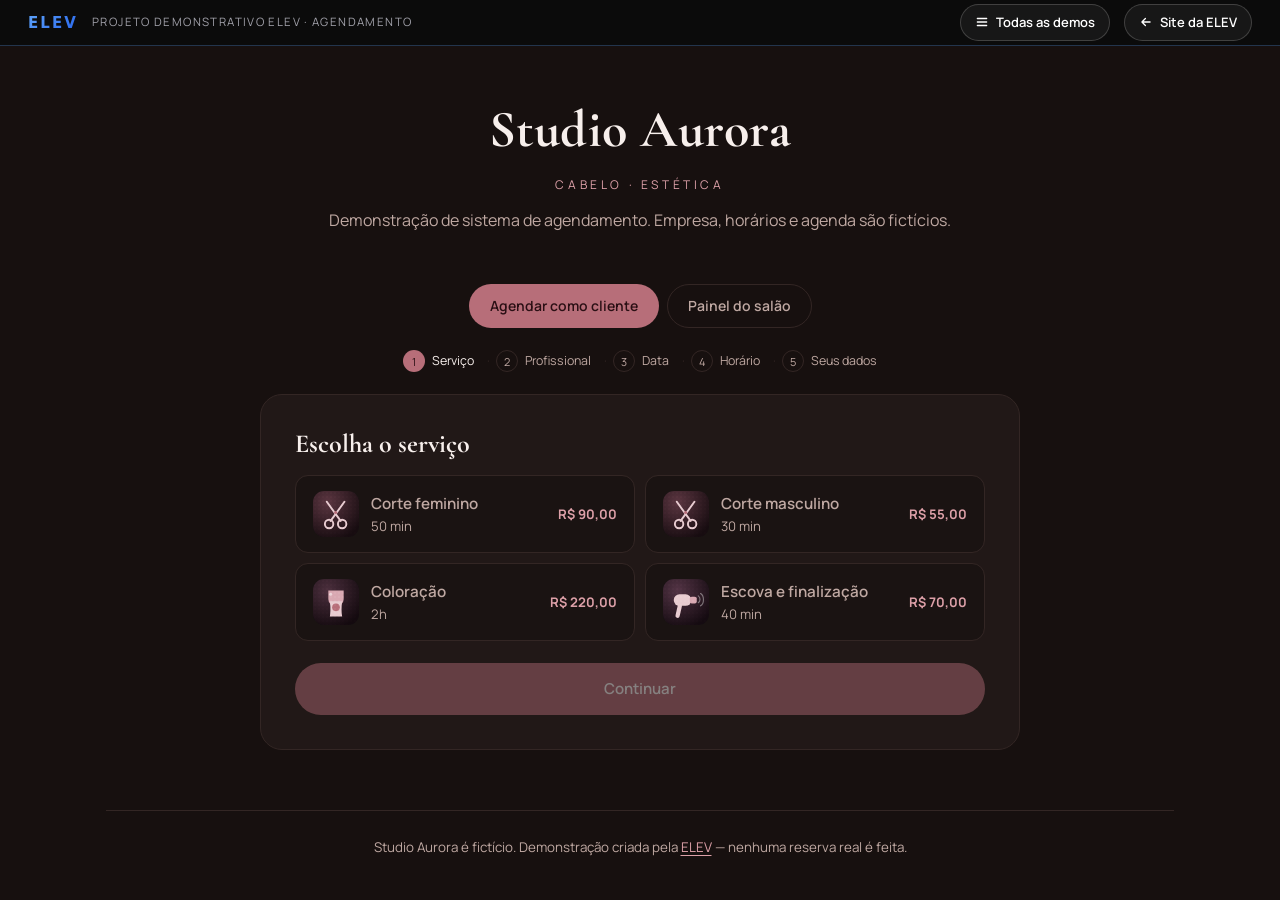
<file: site/demos/agendamento/index.html>
<!doctype html>
<html lang="pt-BR">
<head>
<meta charset="utf-8">
<meta name="viewport" content="width=device-width, initial-scale=1">
<title>Studio Aurora — demonstração de agendamento | ELEV</title>
<meta name="robots" content="noindex">
<meta name="theme-color" content="#17100F">
<link rel="preconnect" href="https://fonts.googleapis.com">
<link rel="preconnect" href="https://fonts.gstatic.com" crossorigin>
<link rel="stylesheet" href="https://fonts.googleapis.com/css2?family=Cormorant+Garamond:wght@600;700&family=Manrope:wght@400;500;600;700&display=swap">
<link rel="stylesheet" href="../../assets/demo.css">
<script src="../../assets/arte.js"></script>
<style>
:root{
  --d-bg:#17100F; --d-surface:#211817; --d-line:#332624;
  --d-ink:#F7EFEC; --d-ink-2:#BFA8A2;
  --d-accent:#B76E79; --d-accent-2:#DDA0A8;
  --d-display:"Cormorant Garamond", Georgia, serif;
}
.topo{ padding: 42px 0 24px; text-align: center; }
.topo .nome{ font-family: var(--d-display); font-size: clamp(34px,6vw,52px); font-weight: 700; letter-spacing: .01em; }
.topo .sub{ font-size: 12px; letter-spacing: .3em; text-transform: uppercase; color: var(--d-accent-2); margin-top: 4px; }
.topo p{ color: var(--d-ink-2); margin-top: 14px; }
.abas{ display: flex; gap: 8px; justify-content: center; margin: 26px 0 22px; }
.aba{ padding: 10px 20px; border-radius: 999px; border: 1px solid var(--d-line); background: transparent;
  color: var(--d-ink-2); cursor: pointer; font-size: 14px; font-weight: 600; transition: all .25s var(--d-t); }
.aba[aria-selected="true"]{ background: var(--d-accent); color: #2A0F14; border-color: transparent; }
.passos{ display: flex; gap: 6px; justify-content: center; margin-bottom: 22px; flex-wrap: wrap; }
.p-item{ display: flex; align-items: center; gap: 7px; font-size: 12.4px; color: var(--d-ink-2); }
.p-item i{ width: 22px; height: 22px; border-radius: 50%; display: grid; place-items: center; font-style: normal;
  border: 1px solid var(--d-line); font-size: 11px; }
.p-item[data-on="true"]{ color: var(--d-ink); }
.p-item[data-on="true"] i{ background: var(--d-accent); color: #2A0F14; border-color: transparent; }
.p-item::after{ content: "·"; margin-left: 6px; color: var(--d-line); }
.p-item:last-child::after{ display: none; }
.caixa{ max-width: 760px; margin-inline: auto; padding: clamp(22px,4vw,34px); }
.grade-op{ display: grid; grid-template-columns: repeat(2,1fr); gap: 10px; }
@media (max-width: 620px){ .grade-op{ grid-template-columns: 1fr; } }
.op{
  text-align: left; padding: 15px 17px; border-radius: 13px; cursor: pointer;
  border: 1px solid var(--d-line); background: rgba(0,0,0,.2); color: var(--d-ink);
  transition: all .25s var(--d-t); display: flex; justify-content: space-between; gap: 12px; align-items: center;
}
.op:hover{ border-color: var(--d-accent); transform: translateY(-2px); }
.op[aria-pressed="true"]{ border-color: var(--d-accent); background: rgba(183,110,121,.16); }
.op .mini-arte{ width: 46px; height: 46px; border-radius: 11px; overflow: hidden; flex: none; }
.op .txt-op{ flex: 1; min-width: 0; }
.op b{ font-weight: 600; font-size: 15.2px; display: block; }
.op span{ color: var(--d-ink-2); font-size: 13.2px; }
.op .preco{ font-weight: 700; color: var(--d-accent-2); white-space: nowrap; }
.dias{ display: flex; gap: 8px; overflow-x: auto; padding-bottom: 6px; }
.dia{ flex: none; width: 66px; padding: 12px 8px; border-radius: 12px; cursor: pointer; text-align: center;
  border: 1px solid var(--d-line); background: rgba(0,0,0,.2); color: var(--d-ink); transition: all .25s var(--d-t); }
.dia:hover{ border-color: var(--d-accent); }
.dia[aria-pressed="true"]{ background: var(--d-accent); color: #2A0F14; border-color: transparent; }
.dia small{ display: block; font-size: 11px; opacity: .75; text-transform: uppercase; letter-spacing: .08em; }
.dia b{ font-family: var(--d-display); font-size: 21px; font-weight: 700; }
.horas{ display: grid; grid-template-columns: repeat(auto-fill, minmax(84px,1fr)); gap: 8px; margin-top: 16px; }
.hora{ padding: 11px; border-radius: 10px; cursor: pointer; font-size: 14.4px; font-weight: 600;
  border: 1px solid var(--d-line); background: rgba(0,0,0,.2); color: var(--d-ink); transition: all .2s var(--d-t); }
.hora:hover:not(:disabled){ border-color: var(--d-accent); }
.hora[aria-pressed="true"]{ background: var(--d-accent); color: #2A0F14; border-color: transparent; }
.hora:disabled{ opacity: .3; cursor: not-allowed; text-decoration: line-through; }
.navega{ display: flex; gap: 10px; margin-top: 22px; }
.navega .d-btn{ flex: 1; }
.resumo-ag{ padding: 16px; border-radius: 13px; border: 1px dashed var(--d-line); background: rgba(0,0,0,.24); margin-bottom: 18px; }
.resumo-ag div{ display: flex; justify-content: space-between; gap: 12px; padding: 5px 0; font-size: 14.2px; }
.resumo-ag span{ color: var(--d-ink-2); }
.confirmado{ text-align: center; padding: 20px 0; }
.confirmado .ok{ width: 66px; height: 66px; border-radius: 50%; margin: 0 auto 16px; display: grid; place-items: center;
  background: rgba(183,110,121,.18); color: var(--d-accent-2); border: 1px solid var(--d-accent); }
.confirmado .ok svg{ width: 30px; height: 30px; }
.confirmado h2{ font-family: var(--d-display); font-size: 30px; }
.admin{ max-width: 960px; margin-inline: auto; }
.admin-cartoes{ display: grid; grid-template-columns: repeat(4,1fr); gap: 10px; margin-bottom: 16px; }
@media (max-width: 760px){ .admin-cartoes{ grid-template-columns: repeat(2,1fr); } }
.cartao{ padding: 16px; border-radius: 13px; border: 1px solid var(--d-line); background: var(--d-surface); }
.cartao b{ font-family: var(--d-display); font-size: 28px; display: block; }
.cartao span{ font-size: 12.4px; color: var(--d-ink-2); }
.tabela{ width: 100%; border-collapse: collapse; font-size: 14.2px; }
.tabela th{ text-align: left; font-size: 11px; letter-spacing: .1em; text-transform: uppercase;
  color: var(--d-ink-2); padding: 10px 12px; border-bottom: 1px solid var(--d-line); font-weight: 600; }
.tabela td{ padding: 12px; border-bottom: 1px solid var(--d-line); }
.tabela tr:last-child td{ border-bottom: 0; }
.tabela tr[data-cancelado="true"] td{ opacity: .42; text-decoration: line-through; }
.acao-linha{ background: none; border: 1px solid var(--d-line); color: var(--d-ink-2); cursor: pointer;
  border-radius: 8px; padding: 5px 11px; font-size: 12.4px; transition: all .2s var(--d-t); }
.acao-linha:hover{ border-color: #F87171; color: #FCA5A5; }
.acao-linha:disabled{ opacity: .35; cursor: not-allowed; }
.filtro-prof{ display: flex; gap: 8px; margin-bottom: 14px; flex-wrap: wrap; }
.fp{ padding: 8px 15px; border-radius: 999px; border: 1px solid var(--d-line); background: transparent;
  color: var(--d-ink-2); cursor: pointer; font-size: 13.4px; transition: all .22s var(--d-t); }
.fp[aria-pressed="true"]{ background: var(--d-accent); color: #2A0F14; border-color: transparent; font-weight: 600; }
.st{ padding: 4px 11px; border-radius: 999px; font-size: 12px; font-weight: 600; white-space: nowrap; }
.st[data-s="confirmado"]{ background: rgba(52,211,153,.14); color: #6EE7B7; }
.st[data-s="aguardando"]{ background: rgba(234,179,8,.14); color: #FCD34D; }
.st[data-s="concluído"]{ background: rgba(148,163,184,.14); color: #CBD5E1; }
.rolagem{ overflow-x: auto; }
</style>
</head>
<body>

<main class="d-wrap">
  <header class="topo">
    <div class="nome">Studio Aurora</div>
    <div class="sub">cabelo · estética</div>
    <p>Demonstração de sistema de agendamento. Empresa, horários e agenda são fictícios.</p>
  </header>

  <div class="abas" role="tablist">
    <button class="aba" role="tab" aria-selected="true" data-aba="cliente">Agendar como cliente</button>
    <button class="aba" role="tab" aria-selected="false" data-aba="admin">Painel do salão</button>
  </div>

  <section id="painel-cliente">
    <div class="passos" id="passos"></div>
    <div class="d-card caixa" id="caixa"></div>
  </section>

  <section id="painel-admin" class="admin" hidden>
    <div class="admin-cartoes">
      <div class="cartao"><b id="kpiHoje">6</b><span>agendamentos hoje</span></div>
      <div class="cartao"><b id="kpiLivres">5</b><span>horários livres</span></div>
      <div class="cartao"><b>4</b><span>serviços ativos</span></div>
      <div class="cartao"><b>3</b><span>profissionais</span></div>
    </div>
    <div class="filtro-prof" id="filtroProf"></div>
    <div class="d-card" style="padding:0">
      <div class="rolagem">
        <table class="tabela">
          <thead><tr><th>Horário</th><th>Cliente</th><th>Serviço</th><th>Profissional</th><th>Status</th><th></th></tr></thead>
          <tbody id="corpoTabela"></tbody>
        </table>
      </div>
    </div>
    <p style="color:var(--d-ink-2);font-size:13px;margin-top:14px">Painel demonstrativo. Os dados são fictícios e ficam apenas nesta página.</p>
  </section>

  <p class="d-rodape">Studio Aurora é fictício. Demonstração criada pela <a href="../../index.html">ELEV</a> — nenhuma reserva real é feita.</p>
</main>

<script src="../../assets/demo.js" data-demo="Agendamento"></script>
<script>
(function () {
  "use strict";
  const SERVICOS = [
    { n:"Corte feminino", d:"50 min", p:90, arte:"tesoura" },
    { n:"Corte masculino", d:"30 min", p:55, arte:"tesoura" },
    { n:"Coloração", d:"2h", p:220, arte:"corTintura" },
    { n:"Escova e finalização", d:"40 min", p:70, arte:"secador" }
  ];
  const PROFISSIONAIS = [
    { n:"Marina", d:"cortes e coloração", arte:"corTintura" },
    { n:"Rafael", d:"cortes e barba", arte:"tesoura" },
    { n:"Júlia", d:"escova e tratamentos", arte:"escova" }
  ];
  const HORAS = ["09:00","10:00","11:00","13:00","14:00","15:00","16:00","17:00"];
  const OCUPADOS = { 0:["10:00","14:00"], 1:["09:00"], 2:["15:00","16:00"], 3:[], 4:["11:00","13:00","17:00"], 5:["09:00","10:00"] };
  const AGENDA = [
    { h:"09:00", c:"Beatriz A.", s:"Escova e finalização", p:"Júlia", st:"concluído" },
    { h:"10:00", c:"Carlos M.", s:"Corte masculino", p:"Rafael", st:"concluído" },
    { h:"11:00", c:"Helena R.", s:"Coloração", p:"Marina", st:"confirmado" },
    { h:"13:00", c:"Diego S.", s:"Corte masculino", p:"Rafael", st:"confirmado" },
    { h:"15:00", c:"Paula T.", s:"Corte feminino", p:"Marina", st:"aguardando" },
    { h:"16:00", c:"Renata L.", s:"Escova e finalização", p:"Júlia", st:"confirmado" }
  ];

  const E = { servico:null, prof:null, dia:null, hora:null, nome:"", tel:"" };
  const ROTULOS = ["Serviço","Profissional","Data","Horário","Seus dados"];
  let passo = 0;

  const caixa = document.getElementById("caixa");
  const passos = document.getElementById("passos");

  function datas() {
    const hoje = new Date();
    return Array.from({ length: 6 }, function (_, i) {
      const dt = new Date(hoje);
      dt.setDate(hoje.getDate() + i + 1);
      return { i: i, dia: dt.getDate(), semana: dt.toLocaleDateString("pt-BR", { weekday: "short" }).replace(".", ""),
               texto: dt.toLocaleDateString("pt-BR", { day: "2-digit", month: "2-digit" }) };
    });
  }
  const DATAS = datas();

  function desenhaPassos() {
    passos.innerHTML = ROTULOS.map(function (r, i) {
      return '<span class="p-item" data-on="' + (i <= passo) + '"><i>' + (i + 1) + "</i>" + r + "</span>";
    }).join("");
  }

  function botoesNav(voltar, avancar, textoAvancar) {
    return '<div class="navega">' +
      (voltar ? '<button class="d-btn d-btn-linha" type="button" data-voltar>Voltar</button>' : "") +
      (avancar ? '<button class="d-btn d-btn-cheio" type="button" data-avancar disabled>' + (textoAvancar || "Continuar") + "</button>" : "") +
      "</div>";
  }

  function render() {
    desenhaPassos();
    if (passo === 0) {
      caixa.innerHTML = "<h2 style='font-family:var(--d-display);font-size:26px;margin-bottom:16px'>Escolha o serviço</h2>" +
        '<div class="grade-op">' + SERVICOS.map(function (s, i) {
          return '<button class="op" type="button" data-op="servico" data-i="' + i + '" aria-pressed="' + (E.servico === i) + '">' +
            '<span class="mini-arte slot-arte">' + ElevArte.desenhar(s.arte) + "</span>" +
            "<span class='txt-op'><b>" + s.n + "</b><span>" + s.d + "</span></span><span class='preco'>" + elevMoeda(s.p) + "</span></button>";
        }).join("") + "</div>" + botoesNav(false, true);
    } else if (passo === 1) {
      caixa.innerHTML = "<h2 style='font-family:var(--d-display);font-size:26px;margin-bottom:16px'>Com quem você prefere?</h2>" +
        '<div class="grade-op">' + PROFISSIONAIS.map(function (p, i) {
          return '<button class="op" type="button" data-op="prof" data-i="' + i + '" aria-pressed="' + (E.prof === i) + '">' +
            '<span class="mini-arte slot-arte">' + ElevArte.desenhar(p.arte) + "</span>" +
            "<span class='txt-op'><b>" + p.n + "</b><span>" + p.d + "</span></span></button>";
        }).join("") + "</div>" + botoesNav(true, true);
    } else if (passo === 2) {
      caixa.innerHTML = "<h2 style='font-family:var(--d-display);font-size:26px;margin-bottom:16px'>Escolha o dia</h2>" +
        '<div class="dias">' + DATAS.map(function (d) {
          return '<button class="dia" type="button" data-op="dia" data-i="' + d.i + '" aria-pressed="' + (E.dia === d.i) + '">' +
            "<small>" + d.semana + "</small><b>" + d.dia + "</b></button>";
        }).join("") + "</div>" + botoesNav(true, true);
    } else if (passo === 3) {
      const ocupados = OCUPADOS[E.dia] || [];
      caixa.innerHTML = "<h2 style='font-family:var(--d-display);font-size:26px;margin-bottom:6px'>Horários de " +
        DATAS[E.dia].texto + "</h2><p style='color:var(--d-ink-2);font-size:14px'>Riscados já estão ocupados.</p>" +
        '<div class="horas">' + HORAS.map(function (h) {
          const ocupado = ocupados.indexOf(h) > -1;
          return '<button class="hora" type="button" data-op="hora" data-v="' + h + '" aria-pressed="' + (E.hora === h) + '"' +
                 (ocupado ? " disabled" : "") + ">" + h + "</button>";
        }).join("") + "</div>" + botoesNav(true, true);
    } else if (passo === 4) {
      const s = SERVICOS[E.servico];
      caixa.innerHTML = "<h2 style='font-family:var(--d-display);font-size:26px;margin-bottom:16px'>Confirme seus dados</h2>" +
        '<div class="resumo-ag">' +
          "<div><span>Serviço</span><b>" + s.n + "</b></div>" +
          "<div><span>Profissional</span><b>" + PROFISSIONAIS[E.prof].n + "</b></div>" +
          "<div><span>Quando</span><b>" + DATAS[E.dia].texto + " às " + E.hora + "</b></div>" +
          "<div><span>Valor</span><b>" + elevMoeda(s.p) + "</b></div>" +
        "</div>" +
        '<div class="d-campo" style="margin-bottom:12px"><label for="an">Nome</label><input id="an" value="' + E.nome + '" placeholder="Seu nome"></div>' +
        '<div class="d-campo"><label for="at">Telefone</label><input id="at" value="' + E.tel + '" placeholder="(19) 99999-0000"></div>' +
        botoesNav(true, true, "Confirmar agendamento");
      const an = document.getElementById("an"), at = document.getElementById("at");
      const checar = function () {
        E.nome = an.value.trim(); E.tel = at.value.trim();
        caixa.querySelector("[data-avancar]").disabled = !(E.nome && E.tel);
      };
      an.addEventListener("input", checar); at.addEventListener("input", checar);
      checar();
      return;
    } else {
      const s = SERVICOS[E.servico];
      caixa.innerHTML = '<div class="confirmado">' +
        '<div class="ok"><svg viewBox="0 0 24 24" fill="none" stroke="currentColor" stroke-width="2.2" stroke-linecap="round" stroke-linejoin="round"><path d="M5 12.5l4.5 4.5L19 7.5"/></svg></div>' +
        "<h2>Agendamento confirmado!</h2>" +
        "<p style='color:var(--d-ink-2);margin-top:10px'>" + E.nome + ", seu horário de <b>" + s.n +
          "</b> com <b>" + PROFISSIONAIS[E.prof].n + "</b> ficou para <b>" + DATAS[E.dia].texto + " às " + E.hora + "</b>.</p>" +
        "<p style='color:var(--d-ink-2);font-size:13px;margin-top:14px'>No sistema real, o cliente receberia a confirmação e um lembrete. Aqui nada é enviado.</p>" +
        '<div class="navega" style="max-width:340px;margin:22px auto 0"><button class="d-btn d-btn-linha" type="button" data-reiniciar>Fazer outro agendamento</button></div>' +
        "</div>";
      AGENDA.push({ h: E.hora, c: E.nome, s: s.n, p: PROFISSIONAIS[E.prof].n, st: "aguardando" });
      AGENDA.sort(function (a, b) { return a.h.localeCompare(b.h); });
      desenhaAgenda();
      return;
    }
    atualizaAvancar();
  }

  function atualizaAvancar() {
    const b = caixa.querySelector("[data-avancar]");
    if (!b) return;
    const pronto = [E.servico !== null, E.prof !== null, E.dia !== null, E.hora !== null][passo];
    b.disabled = !pronto;
  }

  caixa.addEventListener("click", function (e) {
    const op = e.target.closest("[data-op]");
    if (op) {
      const tipo = op.dataset.op;
      if (tipo === "hora") E.hora = op.dataset.v; else E[tipo] = Number(op.dataset.i);
      caixa.querySelectorAll("[data-op='" + tipo + "']").forEach(function (o) { o.setAttribute("aria-pressed", String(o === op)); });
      atualizaAvancar();
      return;
    }
    if (e.target.closest("[data-avancar]")) { passo++; render(); }
    if (e.target.closest("[data-voltar]")) { passo--; render(); }
    if (e.target.closest("[data-reiniciar]")) {
      E.servico = E.prof = E.dia = E.hora = null; E.nome = E.tel = ""; passo = 0; render();
    }
  });

  let filtroProf = "Todos";
  function desenhaAgenda() {
    document.getElementById("corpoTabela").innerHTML = AGENDA
      .filter(function (a) { return filtroProf === "Todos" || a.p === filtroProf; })
      .map(function (a, i) {
        const idx = AGENDA.indexOf(a);
        const cancelado = a.st === "cancelado";
        return '<tr data-cancelado="' + cancelado + '"><td>' + a.h + "</td><td>" + a.c + "</td><td>" + a.s +
          "</td><td>" + a.p + "</td><td><span class='st' data-s='" + a.st + "'>" + a.st + "</span></td>" +
          "<td><button class='acao-linha' type='button' data-cancelar='" + idx + "'" +
          (cancelado || a.st === "concluído" ? " disabled" : "") + ">Cancelar</button></td></tr>";
      }).join("");
    const ativos = AGENDA.filter(function (a) { return a.st !== "cancelado"; }).length;
    document.getElementById("kpiHoje").textContent = String(ativos);
    document.getElementById("kpiLivres").textContent = String(HORAS.length - ativos > 0 ? HORAS.length - ativos : 0);
  }

  document.getElementById("filtroProf").innerHTML =
    ["Todos"].concat(PROFISSIONAIS.map(function (p) { return p.n; })).map(function (n) {
      return '<button class="fp" type="button" data-prof="' + n + '" aria-pressed="' + (n === "Todos") + '">' + n + "</button>";
    }).join("");
  document.getElementById("filtroProf").addEventListener("click", function (e) {
    const b = e.target.closest("[data-prof]");
    if (!b) return;
    filtroProf = b.dataset.prof;
    document.querySelectorAll("[data-prof]").forEach(function (o) { o.setAttribute("aria-pressed", String(o === b)); });
    desenhaAgenda();
  });
  document.getElementById("corpoTabela").addEventListener("click", function (e) {
    const b = e.target.closest("[data-cancelar]");
    if (!b) return;
    AGENDA[Number(b.dataset.cancelar)].st = "cancelado";
    desenhaAgenda();
  });
  desenhaAgenda();

  document.querySelectorAll(".aba").forEach(function (b) {
    b.addEventListener("click", function () {
      document.querySelectorAll(".aba").forEach(function (o) { o.setAttribute("aria-selected", String(o === b)); });
      document.getElementById("painel-cliente").hidden = b.dataset.aba !== "cliente";
      document.getElementById("painel-admin").hidden = b.dataset.aba !== "admin";
    });
  });

  render();
})();
</script>
</body>
</html>
</file>
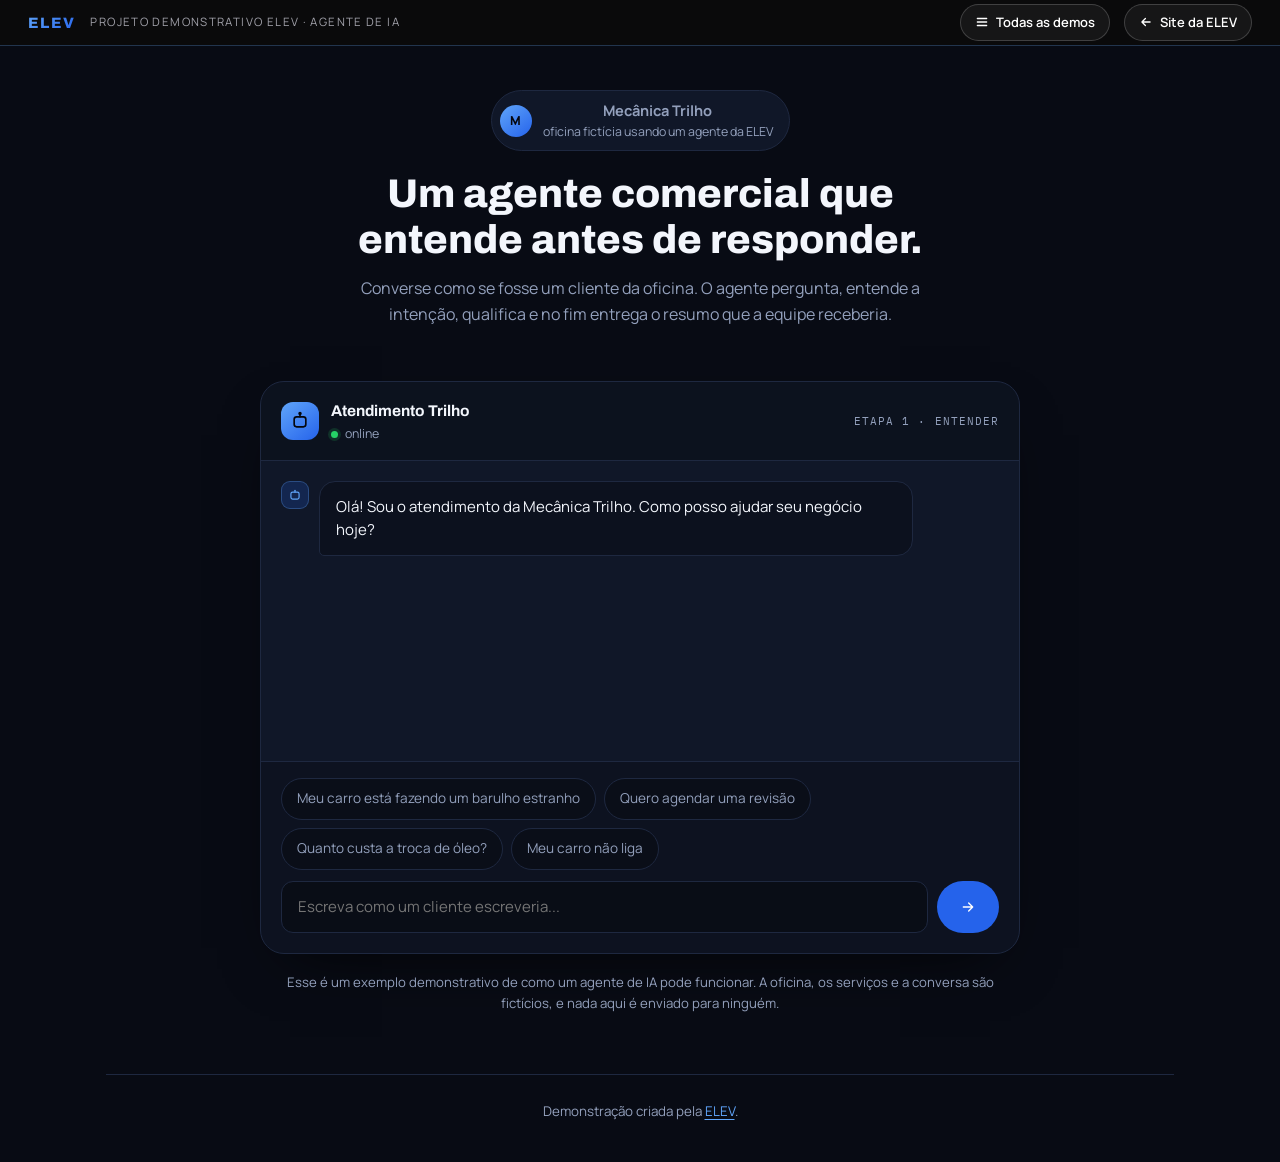
<file: site/demos/ai/index.html>
<!doctype html>
<html lang="pt-BR">
<head>
<meta charset="utf-8">
<meta name="viewport" content="width=device-width, initial-scale=1">
<title>Agente comercial com IA — demonstração | ELEV</title>
<meta name="robots" content="noindex">
<meta name="theme-color" content="#080B14">
<link rel="preconnect" href="https://fonts.googleapis.com">
<link rel="preconnect" href="https://fonts.gstatic.com" crossorigin>
<link rel="stylesheet" href="https://fonts.googleapis.com/css2?family=Archivo:wdth,wght@100..125,600..800&family=IBM+Plex+Mono:wght@500&family=Manrope:wght@400;500;600&display=swap">
<link rel="stylesheet" href="../../assets/demo.css">
<style>
:root{
  --d-bg:#080B14; --d-surface:#101728; --d-line:#1E2840;
  --d-ink:#F3F6FC; --d-ink-2:#93A0BC;
  --d-accent:#2563EB; --d-accent-2:#60A5FA;
}
.topo{ padding: 44px 0 28px; text-align: center; }
.topo h1{ font-size: clamp(27px, 4.4vw, 40px); font-weight: 800; }
.topo p{ color: var(--d-ink-2); margin-top: 13px; max-width: 56ch; margin-inline: auto; }
.empresa{
  display: inline-flex; align-items: center; gap: 11px; margin-bottom: 20px;
  padding: 8px 16px 8px 8px; border-radius: 999px; border: 1px solid var(--d-line); background: var(--d-surface);
}
.empresa .ic{ width: 32px; height: 32px; border-radius: 50%; display: grid; place-items: center;
  background: linear-gradient(140deg,#60A5FA,#2563EB); color: #05070E; font-weight: 800; }
.empresa b{ font-size: 14.6px; }
.empresa span{ font-size: 12.4px; color: var(--d-ink-2); display: block; }

.chat{
  max-width: 760px; margin: 26px auto 0; border: 1px solid var(--d-line);
  border-radius: 24px; background: var(--d-surface); overflow: hidden;
  box-shadow: 0 24px 60px -30px rgba(0,0,0,.9);
}
.chat-cab{ display: flex; align-items: center; gap: 12px; padding: 16px 20px; border-bottom: 1px solid var(--d-line); background: rgba(0,0,0,.24); }
.chat-cab .bot{ width: 38px; height: 38px; border-radius: 12px; display: grid; place-items: center;
  background: linear-gradient(140deg,#60A5FA,#2563EB); color: #05070E; }
.chat-cab .bot svg{ width: 20px; height: 20px; }
.chat-cab b{ font-family: Archivo, sans-serif; font-size: 15.5px; }
.chat-cab .st{ font-size: 12.4px; color: var(--d-ink-2); display: flex; align-items: center; gap: 7px; }
.chat-cab .st::before{ content:""; width:7px; height:7px; border-radius:50%; background:#25D366; box-shadow:0 0 0 3px rgba(37,211,102,.16); }
.chat-cab .fase{ margin-left: auto; font-family: "IBM Plex Mono", monospace; font-size: 10.5px;
  letter-spacing: .1em; text-transform: uppercase; color: var(--d-ink-2); text-align: right; }

.chat-corpo{ padding: 20px; display: grid; gap: 12px; align-content: start;
  min-height: 300px; max-height: 420px; overflow-y: auto; scroll-behavior: smooth; }
@media (max-width: 560px){ .chat-corpo{ max-height: 340px; } }
.msg{ display: flex; gap: 10px; max-width: 88%; }
.msg .b{ padding: 13px 16px; border-radius: 16px 16px 16px 5px; border: 1px solid var(--d-line);
  background: rgba(0,0,0,.26); font-size: 15px; line-height: 1.55; }
.msg .av{ width: 28px; height: 28px; flex: none; border-radius: 9px; display: grid; place-items: center;
  background: rgba(37,99,235,.2); border: 1px solid rgba(96,165,250,.3); color: var(--d-accent-2); }
.msg .av svg{ width: 14px; height: 14px; }
.msg.eu{ margin-left: auto; flex-direction: row-reverse; }
.msg.eu .b{ border-radius: 16px 16px 5px 16px; background: rgba(37,99,235,.2); border-color: rgba(96,165,250,.4); }
.msg.eu .av{ background: rgba(255,255,255,.06); border-color: var(--d-line); color: var(--d-ink-2); }
@media (prefers-reduced-motion: no-preference){ .msg{ animation: sobe .35s var(--d-t); } }
@keyframes sobe{ from{ opacity:0; transform: translateY(8px); } }
.digitando .b{ display: flex; gap: 5px; align-items: center; }
.digitando i{ width: 7px; height: 7px; border-radius: 50%; background: var(--d-accent-2); opacity: .4; }
@media (prefers-reduced-motion: no-preference){
  .digitando i{ animation: pulso 1.1s ease-in-out infinite; }
  .digitando i:nth-child(2){ animation-delay:.16s } .digitando i:nth-child(3){ animation-delay:.32s }
}
@keyframes pulso{ 0%,100%{opacity:.3;transform:translateY(0)} 50%{opacity:1;transform:translateY(-3px)} }

.chat-pe{ padding: 16px 20px 20px; border-top: 1px solid var(--d-line); background: rgba(0,0,0,.2); display: grid; gap: 11px; }
.sugestoes{ display: flex; flex-wrap: wrap; gap: 8px; }
.sug{ padding: 9px 15px; border-radius: 999px; border: 1px solid var(--d-line); background: rgba(0,0,0,.24);
  color: var(--d-ink-2); font-size: 13.6px; cursor: pointer; transition: all .22s var(--d-t); }
.sug:hover{ color: #fff; border-color: var(--d-accent-2); transform: translateY(-2px); }
.entrada{ display: flex; gap: 9px; }
.entrada input{ flex: 1; padding: 13px 16px; border-radius: 12px; border: 1px solid var(--d-line);
  background: rgba(0,0,0,.3); color: var(--d-ink); font-size: 15px; }
.entrada input:focus{ outline: none; border-color: var(--d-accent-2); box-shadow: 0 0 0 3px rgba(37,99,235,.24); }

.resumo{ margin: 4px 0 0; padding: 22px; border-radius: 18px; border: 1px solid rgba(96,165,250,.4);
  background: radial-gradient(120% 120% at 50% 0%, rgba(37,99,235,.2), transparent 60%), rgba(0,0,0,.3); }
.resumo .cab{ font-family: "IBM Plex Mono", monospace; font-size: 10.5px; letter-spacing: .16em;
  text-transform: uppercase; color: var(--d-accent-2); margin-bottom: 14px; }
.linha-res + .linha-res{ margin-top: 13px; padding-top: 13px; border-top: 1px solid var(--d-line); }
.linha-res .r{ font-family: "IBM Plex Mono", monospace; font-size: 10px; letter-spacing: .12em;
  text-transform: uppercase; color: var(--d-ink-2); }
.linha-res .v{ font-size: 15.4px; margin-top: 4px; }
.prio{ display: inline-flex; align-items: center; gap: 8px; padding: 5px 13px; border-radius: 999px;
  font-size: 13px; font-weight: 600; margin-top: 4px; }
.prio[data-n="alta"]{ background: rgba(226,84,44,.18); color: #F7A072; border: 1px solid rgba(226,84,44,.42); }
.prio[data-n="média"]{ background: rgba(234,179,8,.16); color: #FCD34D; border: 1px solid rgba(234,179,8,.36); }
.prio[data-n="baixa"]{ background: rgba(148,163,184,.14); color: #CBD5E1; border: 1px solid rgba(148,163,184,.3); }
.nota-demo{ max-width: 760px; margin: 18px auto 0; font-size: 13.2px; color: var(--d-ink-2); text-align: center; }
</style>
</head>
<body>

<main class="d-wrap">
  <header class="topo">
    <div class="empresa">
      <span class="ic">M</span>
      <span><b>Mecânica Trilho</b><span>oficina fictícia usando um agente da ELEV</span></span>
    </div>
    <h1>Um agente comercial que entende antes de responder.</h1>
    <p>Converse como se fosse um cliente da oficina. O agente pergunta, entende a intenção, qualifica e no fim entrega o resumo que a equipe receberia.</p>
  </header>

  <div class="chat">
    <div class="chat-cab">
      <span class="bot"><svg viewBox="0 0 24 24" fill="none" stroke="currentColor" stroke-width="2" stroke-linecap="round"><rect x="5" y="7" width="14" height="12" rx="3"/><path d="M12 7V3.8"/><circle cx="12" cy="3" r="1.1" fill="currentColor"/></svg></span>
      <div><b>Atendimento Trilho</b><div class="st" id="estado">online</div></div>
      <div class="fase" id="fase">Etapa 1 · entender</div>
    </div>
    <div class="chat-corpo" id="corpo" aria-live="polite"></div>
    <div class="chat-pe">
      <div class="sugestoes" id="sugestoes"></div>
      <form class="entrada" id="form">
        <input id="campo" type="text" placeholder="Escreva como um cliente escreveria..." autocomplete="off" aria-label="Sua mensagem">
        <button class="d-btn d-btn-cheio" type="submit" aria-label="Enviar">
          <svg viewBox="0 0 24 24" fill="none" stroke="currentColor" stroke-width="2" stroke-linecap="round" stroke-linejoin="round"><path d="M5 12h13M13 6l6 6-6 6"/></svg>
        </button>
      </form>
    </div>
  </div>

  <p class="nota-demo">Esse é um exemplo demonstrativo de como um agente de IA pode funcionar. A oficina, os serviços e a conversa são fictícios, e nada aqui é enviado para ninguém.</p>
  <p class="d-rodape">Demonstração criada pela <a href="../../index.html">ELEV</a>.</p>
</main>

<script src="../../assets/demo.js" data-demo="Agente de IA"></script>
<script>
(function () {
  "use strict";
  const corpo = document.getElementById("corpo");
  const sugestoes = document.getElementById("sugestoes");
  const campo = document.getElementById("campo");
  const estado = document.getElementById("estado");
  const fase = document.getElementById("fase");

  /* ---------- base de conhecimento da oficina ficticia ---------- */
  const INTENCOES = [
    { id:"revisao", nome:"Revisão periódica", prioridade:"média",
      termos:["revisão","revisao","revisar","manutenção","manutencao","óleo","oleo","troca de óleo","filtro"],
      pergunta:"Qual o modelo e o ano do carro? E quantos quilômetros ele tem hoje?",
      solucao:"Revisão completa com troca de óleo e filtros" },
    { id:"barulho", nome:"Ruído ou problema mecânico", prioridade:"alta",
      termos:["barulho","ruído","ruido","batendo","estranho","rangendo","freio","freios","suspensão","suspensao","embreagem"],
      pergunta:"O barulho aparece quando você freia, acelera ou passa em buraco?",
      solucao:"Diagnóstico presencial com avaliação de freios e suspensão" },
    { id:"eletrica", nome:"Parte elétrica", prioridade:"alta",
      termos:["não liga","nao liga","bateria","elétrica","eletrica","luz","painel","alternador","pane"],
      pergunta:"O carro chega a dar partida ou não acende nada no painel?",
      solucao:"Checagem elétrica com teste de bateria e alternador" },
    { id:"orcamento", nome:"Orçamento de serviço", prioridade:"média",
      termos:["preço","preco","quanto custa","orçamento","orcamento","valor","quanto fica"],
      pergunta:"Qual serviço você quer orçar, e qual o modelo do carro?",
      solucao:"Orçamento por escrito após avaliação" },
    { id:"horario", nome:"Agendamento", prioridade:"baixa",
      termos:["horário","horario","agendar","marcar","atendem","aberto","funciona","hora"],
      pergunta:"Você prefere de manhã ou à tarde? Atendemos de segunda a sábado.",
      solucao:"Agendamento de horário na oficina" },
    { id:"guincho", nome:"Carro parado / guincho", prioridade:"alta",
      termos:["guincho","parado","na rua","não anda","nao anda","quebrou","pane seca","rebocar"],
      pergunta:"Onde o carro está agora, e ele está em local seguro?",
      solucao:"Atendimento urgente com indicação de guincho" }
  ];

  const S = { intencao:null, respostas:[], nome:null, contato:null, etapa:0 };

  const svgBot = '<span class="av"><svg viewBox="0 0 24 24" fill="none" stroke="currentColor" stroke-width="2" stroke-linecap="round"><rect x="5" y="7" width="14" height="12" rx="3"/><path d="M12 7V3.8"/></svg></span>';
  const svgEu = '<span class="av"><svg viewBox="0 0 24 24" fill="none" stroke="currentColor" stroke-width="1.8" stroke-linecap="round"><circle cx="12" cy="8.5" r="3.4"/><path d="M5 19.5c.7-3 3.4-4.8 7-4.8s6.3 1.8 7 4.8"/></svg></span>';

  function bolha(texto, meu) {
    const el = document.createElement("div");
    el.className = "msg" + (meu ? " eu" : "");
    el.innerHTML = (meu ? svgEu : svgBot) + '<div class="b">' + texto + "</div>";
    corpo.appendChild(el);
    corpo.scrollTop = corpo.scrollHeight;
    return el;
  }
  function digitando() {
    const el = document.createElement("div");
    el.className = "msg digitando";
    el.innerHTML = svgBot + '<div class="b"><i></i><i></i><i></i></div>';
    corpo.appendChild(el);
    corpo.scrollTop = corpo.scrollHeight;
    estado.textContent = "digitando...";
    return el;
  }
  function responde(texto, depois) {
    const d = digitando();
    setTimeout(function () {
      d.remove();
      estado.textContent = "online";
      bolha(texto);
      if (depois) depois();
    }, 620);
  }
  function sugerir(lista) {
    sugestoes.innerHTML = lista.map(function (s) {
      return '<button class="sug" type="button">' + s + "</button>";
    }).join("");
  }

  /* ---------- interpretacao: casa o texto livre com as intencoes ---------- */
  function normalizar(t) {
    return t.toLowerCase().normalize("NFD").replace(/[̀-ͯ]/g, "");
  }
  function detectar(texto) {
    const t = normalizar(texto);
    let melhor = null, pontos = 0;
    INTENCOES.forEach(function (i) {
      let p = 0;
      i.termos.forEach(function (termo) { if (t.indexOf(normalizar(termo)) > -1) p += termo.split(" ").length; });
      if (p > pontos) { pontos = p; melhor = i; }
    });
    return pontos > 0 ? melhor : null;
  }
  function pegarContato(texto) {
    const tel = texto.match(/(\(?\d{2}\)?\s?)?\d{4,5}[-\s]?\d{4}/);
    const mail = texto.match(/[\w.+-]+@[\w-]+\.[\w.]+/);
    return (tel && tel[0]) || (mail && mail[0]) || null;
  }

  /* ---------- fluxo ---------- */
  function receber(texto) {
    bolha(texto, true);
    S.respostas.push(texto);
    campo.value = "";
    sugestoes.innerHTML = "";

    if (S.etapa === 0) {
      const intencao = detectar(texto);
      if (!intencao) {
        responde("Não consegui identificar direito. Você quer falar sobre <b>revisão</b>, um <b>barulho ou problema</b>, <b>parte elétrica</b>, <b>orçamento</b>, <b>agendar horário</b> ou <b>carro parado</b>?", function () {
          sugerir(["Meu carro está fazendo barulho", "Quero agendar uma revisão", "Quanto custa a troca de óleo?"]);
        });
        return;
      }
      S.intencao = intencao;
      S.etapa = 1;
      fase.textContent = "Etapa 2 · qualificar";
      responde("Entendi: <b>" + intencao.nome.toLowerCase() + "</b>. " + intencao.pergunta);
      return;
    }

    if (S.etapa === 1) {
      S.etapa = 2;
      fase.textContent = "Etapa 3 · contato";
      responde("Perfeito, anotei. Para a equipe te retornar, qual seu nome e um telefone ou e-mail?", function () {
        campo.placeholder = "Ex.: Ana, 19 99999-0000";
      });
      return;
    }

    if (S.etapa === 2) {
      S.contato = pegarContato(texto);
      S.nome = texto.split(/[,\-—]/)[0].replace(/\d/g, "").trim() || null;
      if (!S.contato) {
        responde("Consegue me passar também um telefone ou e-mail? É por onde a equipe vai te responder.");
        return;
      }
      S.etapa = 3;
      fase.textContent = "Etapa 4 · encaminhar";
      responde("Obrigado" + (S.nome ? ", " + S.nome : "") + "! Já tenho o que preciso. Vou passar para a equipe e alguém te responde no horário de atendimento.", finalizar);
    }
  }

  function finalizar() {
    const i = S.intencao;
    const urgente = i.prioridade === "alta";
    setTimeout(function () {
      estado.textContent = "encaminhado para atendimento humano";
      fase.textContent = "Concluído";
      const res = document.createElement("div");
      res.className = "resumo";
      res.innerHTML =
        '<div class="cab">Resumo do atendimento</div>' +
        '<div class="linha-res"><div class="r">Necessidade identificada</div><div class="v">' + i.nome + "</div></div>" +
        '<div class="linha-res"><div class="r">O que o cliente contou</div><div class="v">' +
          S.respostas.slice(0, 2).map(function (r) { return "“" + r + "”"; }).join(" · ") + "</div></div>" +
        '<div class="linha-res"><div class="r">Solução sugerida</div><div class="v">' + i.solucao + "</div></div>" +
        '<div class="linha-res"><div class="r">Contato</div><div class="v">' + (S.nome ? S.nome + " · " : "") + (S.contato || "não informado") + "</div></div>" +
        '<div class="linha-res"><div class="r">Prioridade</div><div><span class="prio" data-n="' + i.prioridade + '">' +
          (urgente ? "Alta — responder primeiro" : i.prioridade === "média" ? "Média" : "Baixa") + "</span></div></div>";
      corpo.appendChild(res);
      corpo.scrollTop = corpo.scrollHeight;

      sugerir([]);
      const acoes = document.createElement("div");
      acoes.className = "sugestoes";
      acoes.innerHTML = '<button class="sug" type="button" id="reiniciar">Recomeçar conversa</button>' +
                        '<button class="sug" type="button" id="copiar">Copiar resumo</button>' +
                        '<a class="sug" href="../../index.html#contato">Quero um agente assim</a>';
      sugestoes.replaceWith(acoes);
      acoes.id = "sugestoes";
      document.getElementById("reiniciar").addEventListener("click", iniciar);
      document.getElementById("copiar").addEventListener("click", function () {
        const texto = "RESUMO DO ATENDIMENTO\n" +
          "Necessidade: " + i.nome + "\n" +
          "Relato: " + S.respostas.slice(0, 2).join(" / ") + "\n" +
          "Solucao sugerida: " + i.solucao + "\n" +
          "Contato: " + (S.nome ? S.nome + " - " : "") + (S.contato || "nao informado") + "\n" +
          "Prioridade: " + i.prioridade;
        const b = this;
        const feito = function () { b.textContent = "Resumo copiado"; setTimeout(function () { b.textContent = "Copiar resumo"; }, 2200); };
        if (navigator.clipboard && navigator.clipboard.writeText) {
          navigator.clipboard.writeText(texto).then(feito, feito);
        } else { feito(); }
      });
      campo.disabled = true;
      campo.placeholder = "Conversa encerrada — recomece para testar outro caminho";
    }, 700);
  }

  function iniciar() {
    corpo.innerHTML = "";
    S.intencao = null; S.respostas = []; S.nome = null; S.contato = null; S.etapa = 0;
    campo.disabled = false;
    campo.placeholder = "Escreva como um cliente escreveria...";
    fase.textContent = "Etapa 1 · entender";
    estado.textContent = "online";
    const s = document.getElementById("sugestoes");
    responde("Olá! Sou o atendimento da Mecânica Trilho. Como posso ajudar seu negócio hoje?", function () {
      sugerir(["Meu carro está fazendo um barulho estranho", "Quero agendar uma revisão", "Quanto custa a troca de óleo?", "Meu carro não liga"]);
    });
  }

  document.getElementById("form").addEventListener("submit", function (e) {
    e.preventDefault();
    const v = campo.value.trim();
    if (v) receber(v);
  });
  document.addEventListener("click", function (e) {
    const s = e.target.closest(".sug");
    if (s && s.tagName === "BUTTON" && s.id !== "reiniciar") receber(s.textContent);
  });

  iniciar();
})();
</script>
</body>
</html>
</file>
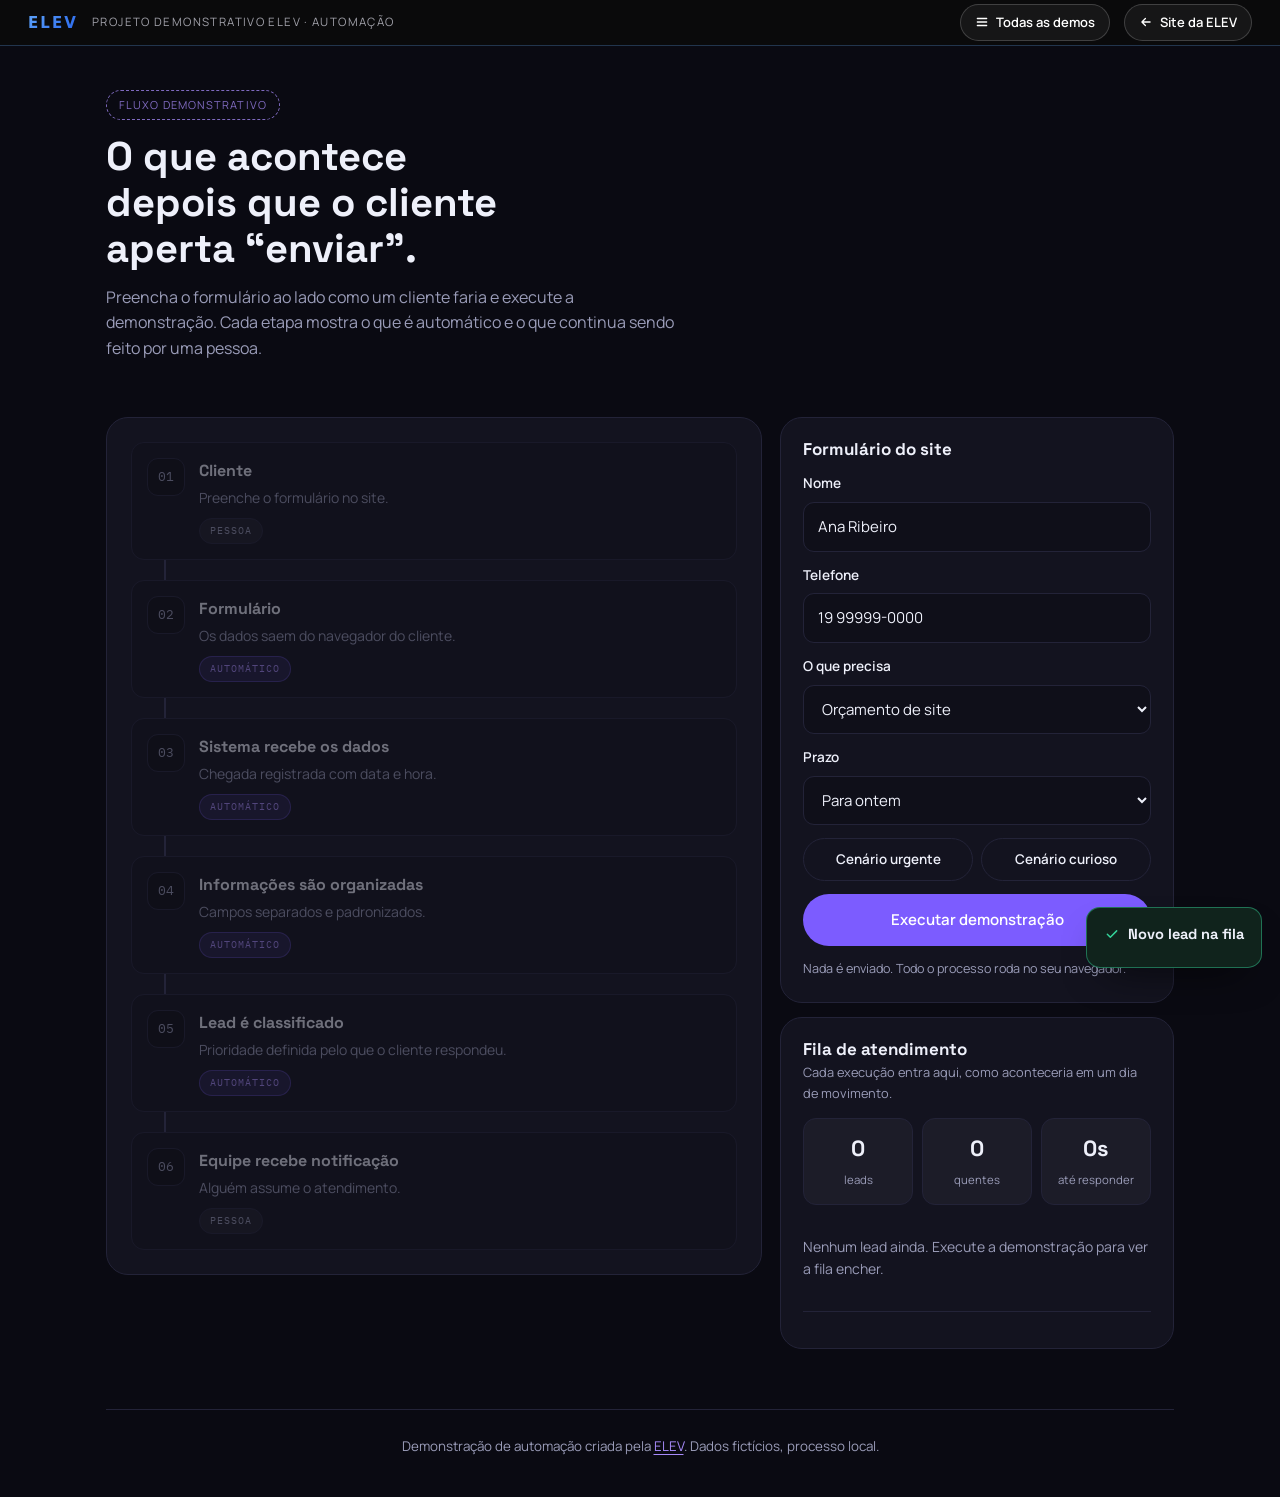
<file: site/demos/automacao/index.html>
<!doctype html>
<html lang="pt-BR">
<head>
<meta charset="utf-8">
<meta name="viewport" content="width=device-width, initial-scale=1">
<title>Automação de atendimento — demonstração | ELEV</title>
<meta name="robots" content="noindex">
<meta name="theme-color" content="#0A0A12">
<link rel="preconnect" href="https://fonts.googleapis.com">
<link rel="preconnect" href="https://fonts.gstatic.com" crossorigin>
<link rel="stylesheet" href="https://fonts.googleapis.com/css2?family=IBM+Plex+Mono:wght@500;600&family=Space+Grotesk:wght@500;700&family=Manrope:wght@400;500;600&display=swap">
<link rel="stylesheet" href="../../assets/demo.css">
<style>
:root{
  --d-bg:#0A0A12; --d-surface:#13131F; --d-line:#232338;
  --d-ink:#EEF0FA; --d-ink-2:#9A9CB8;
  --d-accent:#7C5CFF; --d-accent-2:#A78BFA;
  --d-display:"Space Grotesk", system-ui, sans-serif;
  --ok:#34D399;
}
.topo{ padding: 44px 0 26px; }
.topo h1{ font-size: clamp(27px,4.4vw,40px); font-weight: 700; max-width: 20ch; }
.topo p{ color: var(--d-ink-2); margin-top: 13px; max-width: 58ch; }
.painel{ display: grid; grid-template-columns: 1.25fr .75fr; gap: 18px; margin-top: 30px; align-items: start; }
@media (max-width: 900px){ .painel{ grid-template-columns: 1fr; } }

.fluxo{ padding: 24px; }
.etapa{
  display: flex; gap: 14px; padding: 15px; border-radius: 13px;
  border: 1px solid var(--d-line); background: rgba(0,0,0,.2);
  opacity: .42; transition: opacity .4s var(--d-t), border-color .4s var(--d-t), background-color .4s var(--d-t), transform .4s var(--d-t);
}
.etapa + .etapa{ margin-top: 0; }
.conector{ width: 2px; height: 20px; margin-left: 33px; background: var(--d-line); transition: background-color .4s var(--d-t); }
.conector[data-on="true"]{ background: linear-gradient(180deg, var(--d-accent), var(--d-accent-2)); }
.etapa[data-estado="ativa"]{ opacity: 1; border-color: var(--d-accent); background: rgba(124,92,255,.12); transform: translateX(3px); }
.etapa[data-estado="feita"]{ opacity: 1; border-color: rgba(52,211,153,.4); }
.etapa .num{
  width: 38px; height: 38px; flex: none; border-radius: 11px; display: grid; place-items: center;
  border: 1px solid var(--d-line); background: rgba(0,0,0,.34);
  font-family: "IBM Plex Mono", monospace; font-size: 13px; color: var(--d-ink-2);
  transition: all .35s var(--d-t);
}
.etapa[data-estado="ativa"] .num{ background: var(--d-accent); color: #0C0718; border-color: transparent; }
.etapa[data-estado="feita"] .num{ background: rgba(52,211,153,.18); color: var(--ok); border-color: rgba(52,211,153,.4); }
.etapa b{ font-family: var(--d-display); font-size: 16px; display: block; }
.etapa .desc{ color: var(--d-ink-2); font-size: 14px; margin-top: 3px; }
.etapa .tag{
  margin-top: 9px; display: inline-flex; align-items: center; gap: 6px;
  font-family: "IBM Plex Mono", monospace; font-size: 10px; letter-spacing: .1em; text-transform: uppercase;
  padding: 4px 10px; border-radius: 999px;
}
.tag.auto{ background: rgba(124,92,255,.16); color: var(--d-accent-2); border: 1px solid rgba(124,92,255,.4); }
.tag.humano{ background: rgba(255,255,255,.05); color: var(--d-ink-2); border: 1px solid var(--d-line); }
.etapa .saida{
  margin-top: 11px; padding: 11px 13px; border-radius: 10px; border: 1px dashed var(--d-line);
  background: rgba(0,0,0,.32); font-family: "IBM Plex Mono", monospace; font-size: 12.4px;
  color: var(--d-ink-2); white-space: pre-wrap; display: none;
}
.etapa[data-estado="feita"] .saida, .etapa[data-estado="ativa"] .saida{ display: block; }
.etapa .saida b{ color: var(--ok); font-family: "IBM Plex Mono", monospace; font-size: 12.4px; display: inline; }

.lado{ display: grid; gap: 14px; }
.form-demo{ padding: 22px; display: grid; gap: 13px; }
.form-demo h2{ font-family: var(--d-display); font-size: 17px; }
.form-demo .obs{ font-size: 12.6px; color: var(--d-ink-2); }
.resultado{ padding: 22px; display: none; }
.resultado[data-visivel="true"]{ display: block; }
.resultado h2{ font-family: var(--d-display); font-size: 17px; margin-bottom: 12px; }
.linha-r{ display: flex; justify-content: space-between; gap: 12px; padding: 9px 0; border-bottom: 1px solid var(--d-line); font-size: 14.2px; }
.linha-r:last-child{ border-bottom: 0; }
.linha-r span{ color: var(--d-ink-2); }
.linha-r b{ text-align: right; }
.classificacao{ padding: 4px 12px; border-radius: 999px; font-size: 12.6px; font-weight: 600; }
.classificacao[data-n="quente"]{ background: rgba(226,84,44,.18); color: #F7A072; }
.classificacao[data-n="morno"]{ background: rgba(234,179,8,.16); color: #FCD34D; }
.classificacao[data-n="frio"]{ background: rgba(148,163,184,.14); color: #CBD5E1; }
.notificacao{
  position: fixed; right: 18px; bottom: 18px; z-index: 800; max-width: 330px;
  padding: 15px 17px; border-radius: 14px; border: 1px solid rgba(52,211,153,.45);
  background: #10231C; box-shadow: 0 18px 40px -20px rgba(0,0,0,.9);
  transform: translateY(140%); transition: transform .45s var(--d-t);
}
.notificacao[data-on="true"]{ transform: translateY(0); }

/* resposta automatica que o cliente recebe: o texto muda com a classificacao */
.resposta{ padding: 22px; display: none; }
.resposta[data-visivel="true"]{ display: block; }
.resposta h2{ font-family: var(--d-display); font-size: 17px; margin-bottom: 4px; }
.resposta .quem{ font-size: 12.6px; color: var(--d-ink-2); margin-bottom: 13px; }
.balao{ background: rgba(52,211,153,.1); border: 1px solid rgba(52,211,153,.3); border-radius: 16px 16px 16px 5px;
        padding: 15px 17px; font-size: 14.4px; line-height: 1.6; white-space: pre-line; }
.balao .hora{ display: block; text-align: right; font-size: 11px; color: var(--d-ink-2); margin-top: 8px; }

/* fila: o que a automacao acumula quando varios leads chegam */
.fila{ padding: 22px; }
.fila h2{ font-family: var(--d-display); font-size: 17px; }
.fila .sub{ font-size: 12.8px; color: var(--d-ink-2); margin-top: 3px; }
.kpis{ display: grid; grid-template-columns: repeat(3, 1fr); gap: 9px; margin: 15px 0; }
.kpi{ background: rgba(255,255,255,.04); border: 1px solid var(--d-line); border-radius: 13px; padding: 12px; text-align: center; }
.kpi b{ display: block; font-family: var(--d-display); font-size: 22px; }
.kpi span{ font-size: 11.4px; color: var(--d-ink-2); }
.item-fila{ display: flex; align-items: center; gap: 11px; padding: 11px 0; border-bottom: 1px solid var(--d-line); font-size: 14px; }
.item-fila:last-child{ border-bottom: 0; }
.item-fila .qual{ flex: 1; min-width: 0; }
.item-fila .qual b{ display: block; font-weight: 600; }
.item-fila .qual span{ color: var(--d-ink-2); font-size: 12.6px; }
.item-fila .h{ color: var(--d-ink-2); font-size: 12px; font-family: "IBM Plex Mono", ui-monospace, monospace; }
.fila-vazia{ color: var(--d-ink-2); font-size: 14px; padding: 16px 0; }
.economia{ margin-top: 14px; padding-top: 14px; border-top: 1px solid var(--d-line); font-size: 13.4px; color: var(--d-ink-2); }
.economia b{ color: var(--ok); }
.limpar{ background: none; border: 0; color: var(--d-ink-2); font: inherit; font-size: 12.6px;
         cursor: pointer; text-decoration: underline; padding: 0; margin-top: 12px; }
.limpar:hover{ color: var(--d-ink); }
.notificacao b{ font-family: var(--d-display); font-size: 14.6px; display: flex; align-items: center; gap: 8px; }
.notificacao b svg{ width: 16px; height: 16px; color: var(--ok); }
.notificacao p{ color: var(--d-ink-2); font-size: 13.2px; margin-top: 6px; }
</style>
</head>
<body>

<main class="d-wrap">
  <header class="topo">
    <span class="d-selo" style="color:var(--d-accent-2)">Fluxo demonstrativo</span>
    <h1 style="margin-top:14px">O que acontece depois que o cliente aperta “enviar”.</h1>
    <p>Preencha o formulário ao lado como um cliente faria e execute a demonstração. Cada etapa mostra o que é automático e o que continua sendo feito por uma pessoa.</p>
  </header>

  <div class="painel">
    <section class="d-card fluxo" id="fluxo"></section>

    <aside class="lado">
      <form class="d-card form-demo" id="form">
        <h2>Formulário do site</h2>
        <div class="d-campo"><label for="n">Nome</label><input id="n" value="Ana Ribeiro"></div>
        <div class="d-campo"><label for="t">Telefone</label><input id="t" value="19 99999-0000"></div>
        <div class="d-campo"><label for="s">O que precisa</label>
          <select id="s">
            <option>Orçamento de site</option>
            <option>Cardápio digital</option>
            <option>Agendamento online</option>
            <option>Dúvida geral</option>
          </select>
        </div>
        <div class="d-campo"><label for="p">Prazo</label>
          <select id="p"><option>Para ontem</option><option>Nas próximas semanas</option><option>Só pesquisando</option></select>
        </div>
        <div style="display:flex;gap:8px;flex-wrap:wrap">
          <button class="d-btn d-btn-linha" type="button" data-cenario="quente" style="flex:1;padding:10px 14px;font-size:13.4px">Cenário urgente</button>
          <button class="d-btn d-btn-linha" type="button" data-cenario="frio" style="flex:1;padding:10px 14px;font-size:13.4px">Cenário curioso</button>
        </div>
        <button class="d-btn d-btn-cheio" type="submit" id="executar">Executar demonstração</button>
        <p class="obs">Nada é enviado. Todo o processo roda no seu navegador.</p>
      </form>

      <div class="d-card resultado" id="resultado">
        <h2>O que a equipe recebe</h2>
        <div id="linhas"></div>
      </div>

      <div class="d-card resposta" id="resposta">
        <h2>O que o cliente recebe</h2>
        <p class="quem">Resposta automática, enviada no mesmo minuto.</p>
        <div class="balao" id="balao"></div>
      </div>

      <div class="d-card fila">
        <h2>Fila de atendimento</h2>
        <p class="sub">Cada execução entra aqui, como aconteceria em um dia de movimento.</p>
        <div class="kpis">
          <div class="kpi"><b id="kTotal">0</b><span>leads</span></div>
          <div class="kpi"><b id="kQuentes">0</b><span>quentes</span></div>
          <div class="kpi"><b id="kTempo">0s</b><span>até responder</span></div>
        </div>
        <div id="listaFila"></div>
        <p class="economia" id="economia"></p>
        <button class="limpar" type="button" id="limpar" hidden>Limpar a fila</button>
      </div>
    </aside>
  </div>

  <p class="d-rodape">Demonstração de automação criada pela <a href="../../index.html">ELEV</a>. Dados fictícios, processo local.</p>
</main>

<div class="notificacao" id="notificacao">
  <b><svg viewBox="0 0 24 24" fill="none" stroke="currentColor" stroke-width="2.2" stroke-linecap="round" stroke-linejoin="round"><path d="M5 12.5l4.5 4.5L19 7.5"/></svg> Novo lead na fila</b>
  <p id="notiTexto"></p>
</div>

<script src="../../assets/demo.js" data-demo="Automação"></script>
<script>
(function () {
  "use strict";
  const ETAPAS = [
    { t:"Cliente", d:"Preenche o formulário no site.", auto:false },
    { t:"Formulário", d:"Os dados saem do navegador do cliente.", auto:true },
    { t:"Sistema recebe os dados", d:"Chegada registrada com data e hora.", auto:true },
    { t:"Informações são organizadas", d:"Campos separados e padronizados.", auto:true },
    { t:"Lead é classificado", d:"Prioridade definida pelo que o cliente respondeu.", auto:true },
    { t:"Equipe recebe notificação", d:"Alguém assume o atendimento.", auto:false }
  ];

  const fluxo = document.getElementById("fluxo");
  fluxo.innerHTML = ETAPAS.map(function (e, i) {
    return (i ? '<div class="conector" data-on="false"></div>' : "") +
      '<div class="etapa" data-estado="espera" data-i="' + i + '">' +
        '<span class="num">' + String(i + 1).padStart(2, "0") + "</span>" +
        '<div><b>' + e.t + '</b><div class="desc">' + e.d + '</div>' +
        '<span class="tag ' + (e.auto ? "auto" : "humano") + '">' + (e.auto ? "automático" : "pessoa") + "</span>" +
        '<div class="saida"></div></div>' +
      "</div>";
  }).join("");

  const etapas = [].slice.call(fluxo.querySelectorAll(".etapa"));
  const conectores = [].slice.call(fluxo.querySelectorAll(".conector"));
  const noti = document.getElementById("notificacao");

  function classificar(servico, prazo) {
    let p = 0;
    if (prazo === "Para ontem") p += 2;
    else if (prazo === "Nas próximas semanas") p += 1;
    if (servico !== "Dúvida geral") p += 1;
    return p >= 3 ? "quente" : p === 2 ? "morno" : "frio";
  }

  /* O texto da resposta muda com a classificacao: e isso que o cliente le.
     Nada sai do navegador — nenhuma mensagem e enviada de verdade. */
  const RESPOSTAS = {
    quente: "Oi {nome}, recebemos seu pedido de {servico}.\n\nComo seu prazo é curto, já colocamos você no topo da fila: alguém da equipe retorna ainda hoje pelo telefone informado.\n\nSe preferir adiantar, é só responder esta mensagem.",
    morno:  "Oi {nome}, recebemos seu pedido de {servico}.\n\nVamos preparar uma proposta com prazo e valor e retornamos em até um dia útil.\n\nQualquer detalhe que queira acrescentar, pode responder por aqui.",
    frio:   "Oi {nome}, obrigado pelo contato sobre {servico}.\n\nEstamos à disposição quando quiser avançar. Enquanto isso, deixamos guardado o que você já nos contou, para não precisar repetir depois."
  };
  function respostaDe(classe, dados) {
    return RESPOSTAS[classe]
      .replace("{nome}", dados.nome.split(" ")[0])
      .replace("{servico}", dados.servico.toLowerCase());
  }

  /* ---------- fila: mostra o acumulado de varias execucoes ---------- */
  const FILA = [];
  const MIN_MANUAL = 6;   /* minutos que o mesmo trabalho leva digitado a mao */
  function desenhaFila() {
    const lista = document.getElementById("listaFila");
    if (!FILA.length) {
      lista.innerHTML = '<p class="fila-vazia">Nenhum lead ainda. Execute a demonstração para ver a fila encher.</p>';
      document.getElementById("economia").textContent = "";
      document.getElementById("limpar").hidden = true;
    } else {
      lista.innerHTML = FILA.map(function (l) {
        return '<div class="item-fila">' +
          '<span class="classificacao" data-n="' + l.classe + '">' + l.classe + "</span>" +
          '<span class="qual"><b>' + l.nome + "</b><span>" + l.servico + " · " + l.prazo + "</span></span>" +
          '<span class="h">' + l.hora + "</span></div>";
      }).join("");
      const poupado = FILA.length * MIN_MANUAL;
      document.getElementById("economia").innerHTML =
        "Mesma triagem feita à mão: cerca de " + MIN_MANUAL + " min por lead. " +
        "Com " + FILA.length + (FILA.length > 1 ? " leads" : " lead") + ", são <b>" + poupado +
        " min</b> que a equipe não gasta copiando dado de um lugar para outro.";
      document.getElementById("limpar").hidden = false;
    }
    document.getElementById("kTotal").textContent = String(FILA.length);
    document.getElementById("kQuentes").textContent =
      String(FILA.filter(function (l) { return l.classe === "quente"; }).length);
  }
  desenhaFila();
  document.getElementById("limpar").addEventListener("click", function () {
    FILA.length = 0;
    desenhaFila();
    document.getElementById("kTempo").textContent = "0s";
  });

  /* atalhos para o visitante ver as duas pontas da classificacao */
  document.querySelectorAll("[data-cenario]").forEach(function (b) {
    b.addEventListener("click", function () {
      const quente = b.dataset.cenario === "quente";
      document.getElementById("n").value = quente ? "Ana Ribeiro" : "Visitante";
      document.getElementById("t").value = quente ? "19 99999-0000" : "";
      document.getElementById("s").value = quente ? "Agendamento online" : "Dúvida geral";
      document.getElementById("p").value = quente ? "Para ontem" : "Só pesquisando";
    });
  });

  let rodando = false;
  document.getElementById("form").addEventListener("submit", function (e) {
    e.preventDefault();
    if (rodando) return;
    rodando = true;

    const dados = {
      nome: document.getElementById("n").value.trim() || "Sem nome",
      tel: document.getElementById("t").value.trim() || "não informado",
      servico: document.getElementById("s").value,
      prazo: document.getElementById("p").value
    };
    const classe = classificar(dados.servico, dados.prazo);
    const agora = new Date().toLocaleTimeString("pt-BR", { hour: "2-digit", minute: "2-digit", second: "2-digit" });

    const saidas = [
      "aguardando envio...",
      "enviado: " + dados.nome + " · " + dados.servico,
      "recebido às " + agora,
      "nome: " + dados.nome + "<br>telefone: " + dados.tel + "<br>serviço: " + dados.servico + "<br>prazo: " + dados.prazo,
      "prioridade calculada: <b>" + classe.toUpperCase() + "</b>",
      "notificação enviada para a equipe"
    ];

    etapas.forEach(function (el) { el.dataset.estado = "espera"; el.querySelector(".saida").innerHTML = ""; });
    conectores.forEach(function (c) { c.dataset.on = "false"; });
    document.getElementById("resultado").dataset.visivel = "false";
    document.getElementById("resposta").dataset.visivel = "false";
    noti.dataset.on = "false";
    const inicio = Date.now();
    document.getElementById("executar").disabled = true;

    let i = 0;
    (function passo() {
      if (i > 0) {
        etapas[i - 1].dataset.estado = "feita";
        /* ha um conector a menos que etapas: no ultimo passo nao existe proximo */
        if (conectores[i - 1]) conectores[i - 1].dataset.on = "true";
      }
      if (i >= etapas.length) {
        document.getElementById("executar").disabled = false;
        rodando = false;
        return;
      }
      etapas[i].dataset.estado = "ativa";
      etapas[i].querySelector(".saida").innerHTML = saidas[i];

      if (i === etapas.length - 1) {
        document.getElementById("linhas").innerHTML =
          '<div class="linha-r"><span>Nome</span><b>' + dados.nome + "</b></div>" +
          '<div class="linha-r"><span>Telefone</span><b>' + dados.tel + "</b></div>" +
          '<div class="linha-r"><span>Precisa de</span><b>' + dados.servico + "</b></div>" +
          '<div class="linha-r"><span>Prazo</span><b>' + dados.prazo + "</b></div>" +
          '<div class="linha-r"><span>Recebido às</span><b>' + agora + "</b></div>" +
          '<div class="linha-r"><span>Classificação</span><b><span class="classificacao" data-n="' + classe + '">' + classe + "</span></b></div>";
        document.getElementById("resultado").dataset.visivel = "true";
        document.getElementById("balao").innerHTML =
          respostaDe(classe, dados).replace(/\n/g, "<br>") +
          '<span class="hora">' + agora + " ✓✓</span>";
        document.getElementById("resposta").dataset.visivel = "true";

        FILA.unshift({ nome: dados.nome, servico: dados.servico, prazo: dados.prazo, classe: classe, hora: agora });
        desenhaFila();
        /* tempo real da execucao: e o que a automacao leva de ponta a ponta */
        document.getElementById("kTempo").textContent =
          ((Date.now() - inicio) / 1000).toFixed(1).replace(".", ",") + "s";

        document.getElementById("notiTexto").textContent = dados.nome + " — " + dados.servico + " (" + classe + ")";
        noti.dataset.on = "true";
        setTimeout(function () { noti.dataset.on = "false"; }, 5200);
      }
      i++;
      setTimeout(passo, 760);
    })();
  });
})();
</script>
</body>
</html>
</file>
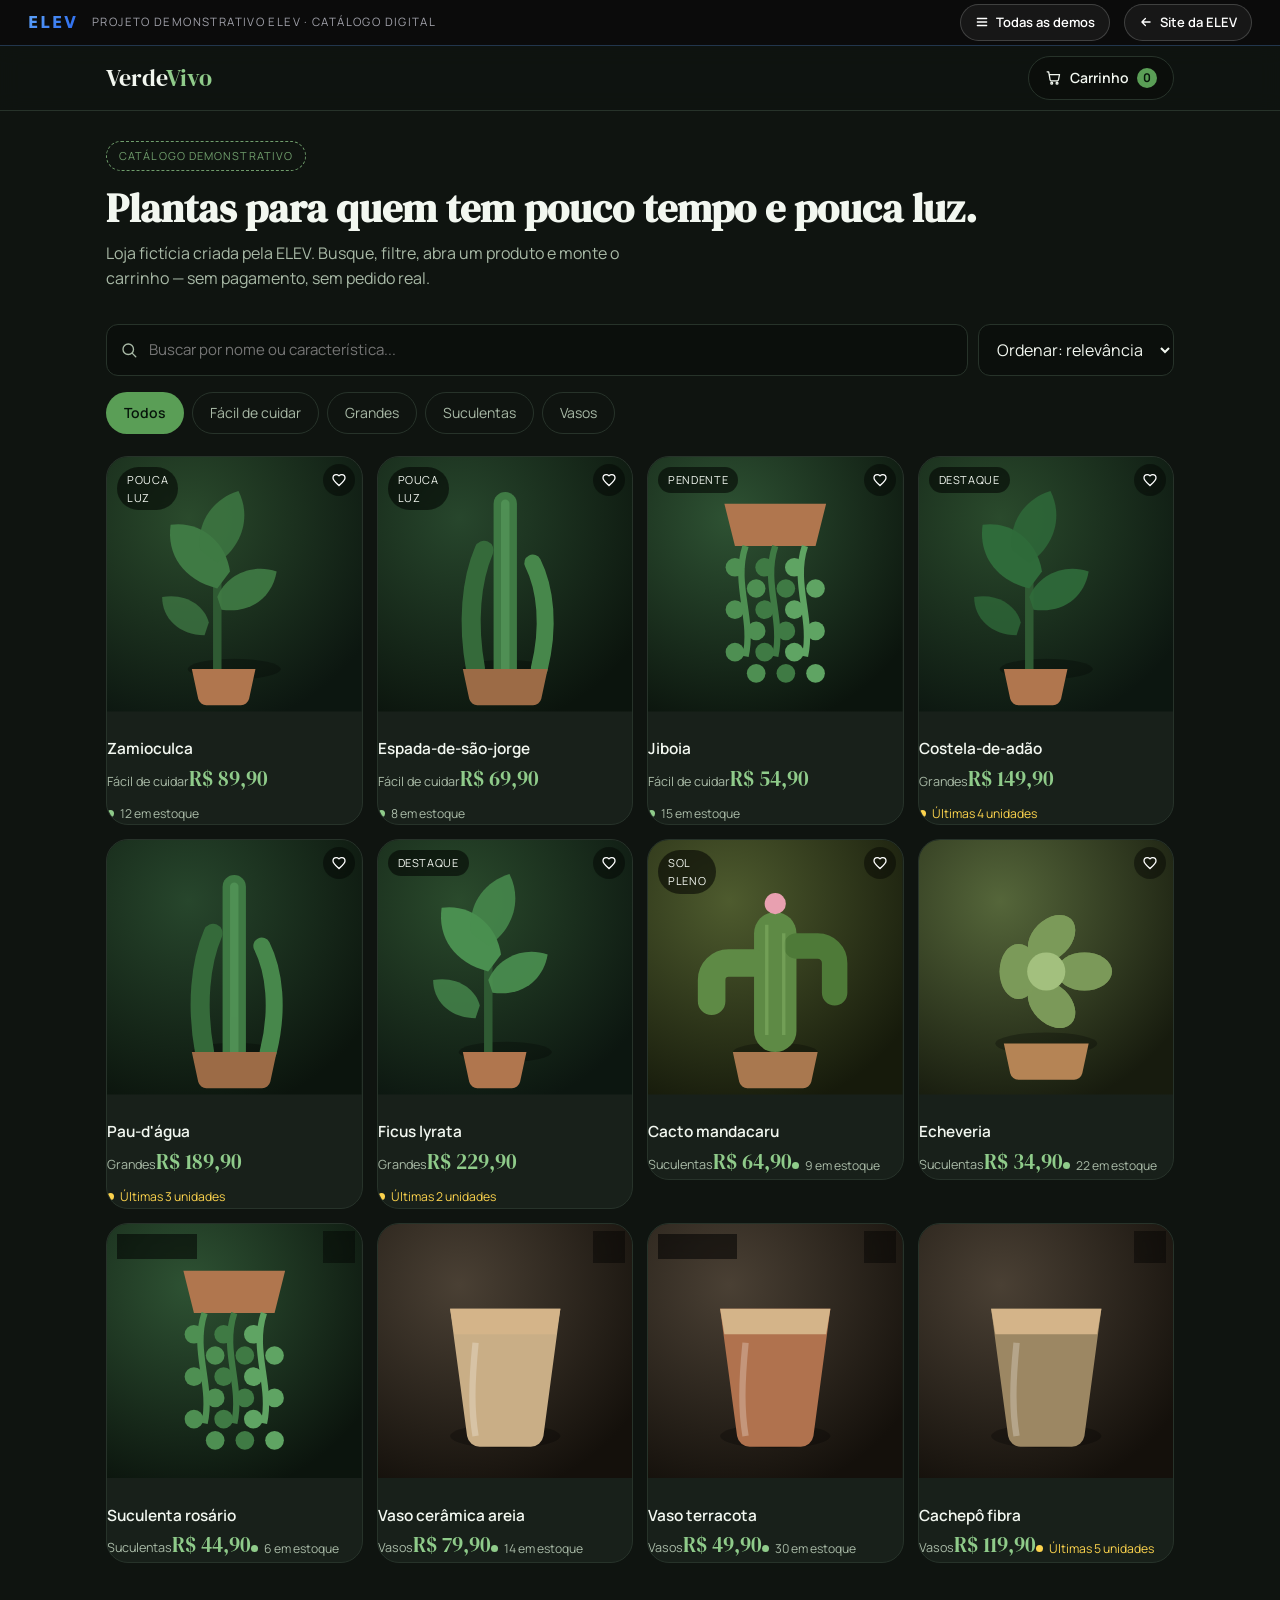
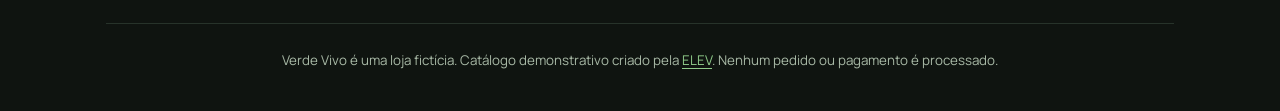
<file: site/demos/catalogo/index.html>
<!doctype html>
<html lang="pt-BR">
<head>
<meta charset="utf-8">
<meta name="viewport" content="width=device-width, initial-scale=1">
<title>Verde Vivo — demonstração de catálogo | ELEV</title>
<meta name="robots" content="noindex">
<meta name="theme-color" content="#0F1410">
<link rel="preconnect" href="https://fonts.googleapis.com">
<link rel="preconnect" href="https://fonts.gstatic.com" crossorigin>
<link rel="stylesheet" href="https://fonts.googleapis.com/css2?family=DM+Serif+Display&family=Manrope:wght@400;500;600;700&display=swap">
<link rel="stylesheet" href="../../assets/demo.css">
<script src="../../assets/arte.js"></script>
<style>
:root{
  --d-bg:#0F1410; --d-surface:#18201A; --d-line:#27332A;
  --d-ink:#F2F7F0; --d-ink-2:#A8B9A6;
  --d-accent:#5A9E56; --d-accent-2:#8FCB8A;
  --d-display:"DM Serif Display", Georgia, serif;
}
.loja-topo{ position: sticky; top: var(--barra); z-index: 500; background: rgba(15,20,16,.94);
  backdrop-filter: blur(10px); border-bottom: 1px solid var(--d-line); }
.loja-in{ display: flex; align-items: center; gap: 14px; height: 64px; }
.loja-nome{ font-family: var(--d-display); font-size: 24px; margin-right: auto; }
.loja-nome span{ color: var(--d-accent-2); }
.btn-carrinho{ position: relative; padding: 10px 16px; border-radius: 999px; cursor: pointer;
  border: 1px solid var(--d-line); background: rgba(0,0,0,.24); color: var(--d-ink); font-weight: 600; font-size: 14px;
  display: flex; align-items: center; gap: 8px; }
.btn-carrinho:hover{ border-color: var(--d-accent); }
.btn-carrinho svg{ width: 17px; height: 17px; }
.bolinha{ min-width: 20px; height: 20px; padding: 0 6px; border-radius: 999px; background: var(--d-accent);
  color: #06150A; font-size: 12px; font-weight: 700; display: grid; place-items: center; }
.busca-linha{ display: flex; gap: 10px; margin: 26px 0 16px; flex-wrap: wrap; }
.busca{ flex: 1 1 260px; position: relative; }
.busca input{ width: 100%; padding: 13px 16px 13px 42px; border-radius: 12px; border: 1px solid var(--d-line);
  background: rgba(0,0,0,.24); color: var(--d-ink); font-size: 15px; }
.busca input:focus{ outline: none; border-color: var(--d-accent); box-shadow: 0 0 0 3px rgba(90,158,86,.22); }
.busca svg{ position: absolute; left: 14px; top: 50%; transform: translateY(-50%); width: 18px; height: 18px; color: var(--d-ink-2); }
.ordenar{ padding: 13px 14px; border-radius: 12px; border: 1px solid var(--d-line); background: rgba(0,0,0,.24); color: var(--d-ink); }
.categorias{ display: flex; gap: 8px; flex-wrap: wrap; margin-bottom: 22px; }
.cat{ padding: 9px 17px; border-radius: 999px; border: 1px solid var(--d-line); background: transparent;
  color: var(--d-ink-2); cursor: pointer; font-size: 14px; transition: all .22s var(--d-t); }
.cat:hover{ color: var(--d-ink); border-color: var(--d-accent); }
.cat[aria-pressed="true"]{ background: var(--d-accent); color: #06150A; border-color: transparent; font-weight: 600; }
.grade-p{ display: grid; grid-template-columns: repeat(4,1fr); gap: 14px; }
@media (max-width: 1000px){ .grade-p{ grid-template-columns: repeat(3,1fr); } }
@media (max-width: 720px){ .grade-p{ grid-template-columns: repeat(2,1fr); } }
@media (max-width: 440px){ .grade-p{ grid-template-columns: 1fr; } }
.prod{ cursor: pointer; text-align: left; border: 1px solid var(--d-line); border-radius: var(--d-r-lg);
  background: var(--d-surface); overflow: hidden; padding: 0; color: inherit; font: inherit;
  transition: transform .3s var(--d-t), border-color .3s var(--d-t); }
.prod:hover{ transform: translateY(-4px); border-color: var(--d-accent); }
.prod-arte{ aspect-ratio: 1; position: relative; overflow: hidden; background: #131A14; }
.prod-arte .arte-svg{ transition: transform .5s var(--d-t); }
.prod:hover .prod-arte .arte-svg{ transform: scale(1.06); }
.prod-arte .tag{ position: absolute; top: 10px; left: 10px; z-index: 2; padding: 4px 10px; border-radius: 999px;
  background: rgba(0,0,0,.55); backdrop-filter: blur(4px); font-size: 11px; letter-spacing: .06em; text-transform: uppercase; }
.fav{ position: absolute; top: 8px; right: 8px; z-index: 3; width: 32px; height: 32px; border-radius: 50%;
  display: grid; place-items: center; cursor: pointer; border: 0; color: #fff;
  background: rgba(0,0,0,.42); backdrop-filter: blur(4px); transition: transform .25s var(--d-t), color .25s var(--d-t); }
.fav svg{ width: 16px; height: 16px; }
.fav:hover{ transform: scale(1.12); }
.fav[aria-pressed="true"]{ color: #FF8FA3; }
.fav[aria-pressed="true"] svg{ fill: currentColor; }
.estoque{ display: inline-flex; align-items: center; gap: 6px; font-size: 12.2px; margin-top: 8px; color: var(--d-ink-2); }
.estoque::before{ content: ""; width: 7px; height: 7px; border-radius: 50%; background: var(--d-accent-2); }
.estoque[data-baixo="true"]{ color: #FCD34D; }
.estoque[data-baixo="true"]::before{ background: #FCD34D; }
.prod-info{ padding: 15px 16px 17px; }
.prod-info b{ display: block; font-size: 15.4px; font-weight: 600; }
.prod-info .cat-n{ color: var(--d-ink-2); font-size: 12.6px; margin-top: 2px; }
.prod-info .p{ font-family: var(--d-display); font-size: 21px; color: var(--d-accent-2); margin-top: 10px; }
.vazio{ padding: 40px; text-align: center; color: var(--d-ink-2); grid-column: 1/-1; }
.detalhe{ display: grid; grid-template-columns: 1fr 1fr; }
@media (max-width: 700px){ .detalhe{ grid-template-columns: 1fr; } }
.detalhe .arte{ aspect-ratio: 1; position: relative; overflow: hidden; }
.detalhe .lado{ padding: 26px; display: grid; align-content: start; gap: 12px; }
.detalhe h2{ font-family: var(--d-display); font-size: 27px; }
.detalhe .preco{ font-family: var(--d-display); font-size: 31px; color: var(--d-accent-2); }
.qtd{ display: flex; align-items: center; gap: 12px; }
.qtd button{ width: 36px; height: 36px; border-radius: 10px; border: 1px solid var(--d-line);
  background: rgba(0,0,0,.24); color: var(--d-ink); cursor: pointer; font-size: 18px; }
.qtd button:hover{ border-color: var(--d-accent); }
.qtd span{ min-width: 28px; text-align: center; font-weight: 600; font-variant-numeric: tabular-nums; }
.carrinho{ position: fixed; top: var(--barra); right: 0; bottom: 0; width: min(390px,100%); z-index: 700;
  background: var(--d-surface); border-left: 1px solid var(--d-line); display: flex; flex-direction: column;
  transform: translateX(100%); transition: transform .35s var(--d-t); }
.carrinho[data-aberto="true"]{ transform: translateX(0); }
.carrinho-cab{ padding: 18px 20px; border-bottom: 1px solid var(--d-line); display: flex; align-items: center; gap: 12px; }
.carrinho-cab b{ font-family: var(--d-display); font-size: 21px; margin-right: auto; }
.carrinho-itens{ flex: 1; overflow-y: auto; padding: 16px 20px; display: grid; gap: 12px; align-content: start; }
.item-c{ display: flex; gap: 12px; align-items: center; }
.item-c .mini{ width: 48px; height: 48px; border-radius: 10px; flex: none; overflow: hidden; position: relative; }
.item-c .txt{ flex: 1; min-width: 0; }
.item-c .txt b{ font-size: 14.4px; font-weight: 600; display: block; }
.item-c .txt span{ color: var(--d-ink-2); font-size: 13px; }
.item-c .remover{ background: none; border: 0; color: var(--d-ink-2); cursor: pointer; font-size: 18px; padding: 4px; }
.item-c .remover:hover{ color: #F87171; }
.carrinho-pe{ padding: 18px 20px 22px; border-top: 1px solid var(--d-line); display: grid; gap: 12px; }
.total{ display: flex; justify-content: space-between; align-items: baseline; }
.total b{ font-family: var(--d-display); font-size: 27px; color: var(--d-accent-2); }
.fundo-c{ position: fixed; inset: 0; z-index: 690; background: rgba(0,0,0,.6);
  opacity: 0; visibility: hidden; transition: opacity .3s var(--d-t), visibility .3s var(--d-t); }
.fundo-c[data-aberto="true"]{ opacity: 1; visibility: visible; }
</style>
</head>
<body>

<header class="loja-topo">
  <div class="d-wrap loja-in">
    <span class="loja-nome">Verde<span>Vivo</span></span>
    <button class="btn-carrinho" id="abrirCarrinho" type="button">
      <svg viewBox="0 0 24 24" fill="none" stroke="currentColor" stroke-width="1.8" stroke-linecap="round" stroke-linejoin="round"><path d="M3 4h2.2l2 11.2a1.8 1.8 0 0 0 1.8 1.5h8.2a1.8 1.8 0 0 0 1.8-1.4L20.5 8H6"/><circle cx="9.5" cy="20" r="1.3"/><circle cx="17" cy="20" r="1.3"/></svg>
      Carrinho <span class="bolinha" id="contador">0</span>
    </button>
  </div>
</header>

<main class="d-wrap">
  <div style="padding:30px 0 6px">
    <span class="d-selo" style="color:var(--d-accent-2)">Catálogo demonstrativo</span>
    <h1 style="font-family:var(--d-display);font-size:clamp(28px,4.6vw,40px);margin-top:14px">Plantas para quem tem pouco tempo e pouca luz.</h1>
    <p style="color:var(--d-ink-2);margin-top:10px;max-width:56ch">Loja fictícia criada pela ELEV. Busque, filtre, abra um produto e monte o carrinho — sem pagamento, sem pedido real.</p>
  </div>

  <div class="busca-linha">
    <div class="busca">
      <svg viewBox="0 0 24 24" fill="none" stroke="currentColor" stroke-width="1.8" stroke-linecap="round"><circle cx="11" cy="11" r="7"/><path d="M16.5 16.5L21 21"/></svg>
      <input id="busca" type="search" placeholder="Buscar por nome ou característica..." aria-label="Buscar produtos">
    </div>
    <select class="ordenar" id="ordenar" aria-label="Ordenar">
      <option value="rel">Ordenar: relevância</option>
      <option value="menor">Menor preço</option>
      <option value="maior">Maior preço</option>
      <option value="az">Nome (A-Z)</option>
    </select>
  </div>

  <div class="categorias" id="categorias"></div>
  <div class="grade-p" id="grade"></div>

  <p class="d-rodape">Verde Vivo é uma loja fictícia. Catálogo demonstrativo criado pela <a href="../../index.html">ELEV</a>. Nenhum pedido ou pagamento é processado.</p>
</main>

<div class="fundo-c" id="fundoC"></div>
<aside class="carrinho" id="carrinho" data-aberto="false" aria-label="Carrinho">
  <div class="carrinho-cab">
    <b>Seu carrinho</b>
    <button class="d-btn d-btn-linha" type="button" id="fecharCarrinho" style="padding:8px 14px;font-size:13px">Fechar</button>
  </div>
  <div class="carrinho-itens" id="itensCarrinho"></div>
  <div class="carrinho-pe">
    <div class="total"><span>Total</span><b id="total">R$ 0,00</b></div>
    <button class="d-btn d-btn-cheio" type="button" id="finalizar">Finalizar pedido</button>
    <p style="font-size:12.4px;color:var(--d-ink-2);text-align:center">Demonstração: o pedido não é enviado nem cobrado.</p>
  </div>
</aside>

<div class="d-modal" id="modal" role="dialog" aria-modal="true" aria-label="Produto">
  <button class="d-modal-fechar" aria-label="Fechar">
    <svg viewBox="0 0 24 24" width="20" height="20" fill="none" stroke="currentColor" stroke-width="2" stroke-linecap="round"><path d="M6 6l12 12M18 6L6 18"/></svg>
  </button>
  <div class="d-modal-caixa"></div>
</div>

<script src="../../assets/demo.js" data-demo="Catálogo digital"></script>
<script>
(function () {
  "use strict";
  /* Cada produto tem ilustracao propria (ElevArte) e ficha com cuidados.
     Para usar foto real depois: acrescente foto:"../../assets/fotos/x.jpg". */
  const PRODUTOS = [
    { n:"Zamioculca", c:"Fácil de cuidar", p:89.9, arte:"folhagem", cor:"#3F7A44", tag:"pouca luz", est:12,
      d:"Aguenta semanas sem água e vive bem em ambiente interno com pouca luz.",
      luz:"Meia-sombra", rega:"A cada 15 dias", porte:"Médio, até 80 cm" },
    { n:"Espada-de-são-jorge", c:"Fácil de cuidar", p:69.9, arte:"espada", tag:"pouca luz", est:8,
      d:"Perdoa esquecimentos e cresce ereta. Ideal para quarto e corredor.",
      luz:"Sombra a meia-sombra", rega:"A cada 20 dias", porte:"Médio, até 1 m" },
    { n:"Jiboia", c:"Fácil de cuidar", p:54.9, arte:"pendente", tag:"pendente", est:15,
      d:"Cresce rápido e fica linda pendurada em prateleira alta.",
      luz:"Meia-sombra", rega:"Semanal", porte:"Pendente, ramos longos" },
    { n:"Costela-de-adão", c:"Grandes", p:149.9, arte:"folhagem", cor:"#2F6B3A", tag:"destaque", est:4,
      d:"Folha grande e marcante. Pede um canto com luz indireta.",
      luz:"Luz indireta forte", rega:"Semanal", porte:"Grande, até 1,5 m" },
    { n:"Pau-d'água", c:"Grandes", p:189.9, arte:"espada", est:3,
      d:"Chega a dois metros e organiza qualquer sala com um único vaso.",
      luz:"Meia-sombra", rega:"A cada 10 dias", porte:"Grande, até 2 m" },
    { n:"Ficus lyrata", c:"Grandes", p:229.9, arte:"folhagem", cor:"#4A8F50", tag:"destaque", est:2,
      d:"A queridinha das fotos. Precisa de luz boa e rega regular.",
      luz:"Luz direta suave", rega:"Semanal", porte:"Grande, até 2 m" },
    { n:"Cacto mandacaru", c:"Suculentas", p:64.9, arte:"cacto", tag:"sol pleno", est:9,
      d:"Rega a cada quinze dias. Quanto mais sol, mais feliz.",
      luz:"Sol pleno", rega:"A cada 15 dias", porte:"Médio, até 1 m" },
    { n:"Echeveria", c:"Suculentas", p:34.9, arte:"suculenta", est:22,
      d:"Pequena, resistente e ótima para escrivaninha com janela por perto.",
      luz:"Sol pleno ou meia-sombra", rega:"A cada 12 dias", porte:"Pequeno, até 15 cm" },
    { n:"Suculenta rosário", c:"Suculentas", p:44.9, arte:"pendente", tag:"pendente", est:6,
      d:"Cai em fios verdes. Fica bem em prateleira ou vaso suspenso.",
      luz:"Luz indireta", rega:"A cada 12 dias", porte:"Pendente, até 60 cm" },
    { n:"Vaso cerâmica areia", c:"Vasos", p:79.9, arte:"vaso", cor:"#C9AE86", est:14,
      d:"Cerâmica esmaltada com prato incluso. Tamanho médio.",
      luz:"—", rega:"—", porte:"Boca de 18 cm" },
    { n:"Vaso terracota", c:"Vasos", p:49.9, arte:"vaso", cor:"#B0724E", tag:"clássico", est:30,
      d:"O vaso de sempre, que deixa a terra respirar.",
      luz:"—", rega:"—", porte:"Boca de 16 cm" },
    { n:"Cachepô fibra", c:"Vasos", p:119.9, arte:"vaso", cor:"#9C8763", est:5,
      d:"Fibra natural trançada à mão. Cabe vaso de até 30 cm.",
      luz:"—", rega:"—", porte:"Interno de 30 cm" }
  ];
  const favoritos = [];

  const CATS = ["Todos"].concat(PRODUTOS.map(function (p) { return p.c; }).filter(function (v, i, a) { return a.indexOf(v) === i; }));
  let catAtual = "Todos", termo = "", ordem = "rel";
  const carrinho = [];

  document.getElementById("categorias").innerHTML = CATS.map(function (c) {
    return '<button class="cat" type="button" data-cat="' + c + '" aria-pressed="' + (c === catAtual) + '">' + c + "</button>";
  }).join("");

  function filtrados() {
    const t = termo.trim().toLowerCase();
    let lista = PRODUTOS.filter(function (p) {
      const okCat = catAtual === "Todos" || p.c === catAtual;
      const okTermo = !t || (p.n + " " + p.c + " " + (p.tag || "") + " " + p.d).toLowerCase().indexOf(t) > -1;
      return okCat && okTermo;
    });
    if (ordem === "menor") lista = lista.slice().sort(function (a, b) { return a.p - b.p; });
    if (ordem === "maior") lista = lista.slice().sort(function (a, b) { return b.p - a.p; });
    if (ordem === "az") lista = lista.slice().sort(function (a, b) { return a.n.localeCompare(b.n, "pt-BR"); });
    return lista;
  }

  function desenha() {
    const lista = filtrados();
    const grade = document.getElementById("grade");
    if (!lista.length) {
      grade.innerHTML = '<p class="vazio">Nada encontrado para essa busca. Tente outra palavra ou volte para “Todos”.</p>';
      return;
    }
    grade.innerHTML = lista.map(function (p) {
      const favorito = favoritos.indexOf(p.n) > -1;
      return '<div class="prod-caixa" style="position:relative">' +
        '<button class="fav" type="button" data-fav="' + p.n + '" aria-pressed="' + favorito + '" aria-label="Favoritar ' + p.n + '">' +
          '<svg viewBox="0 0 24 24" fill="none" stroke="currentColor" stroke-width="1.9"><path d="M12 20.3l-1.3-1.2C6 14.9 3 12.2 3 8.9 3 6.2 5.1 4 7.8 4c1.6 0 3.1.7 4.2 1.9C13.1 4.7 14.6 4 16.2 4 18.9 4 21 6.2 21 8.9c0 3.3-3 6-7.7 10.2z"/></svg>' +
        "</button>" +
        '<button class="prod" type="button" data-n="' + p.n + '" style="width:100%">' +
          '<span class="prod-arte slot-arte">' + (p.tag ? '<span class="tag">' + p.tag + "</span>" : "") +
            ElevArte.desenhar(p.arte, p.cor) + "</span>" +
          '<span class="prod-info"><b>' + p.n + '</b><span class="cat-n">' + p.c + "</span>" +
            '<span class="p">' + elevMoeda(p.p) + "</span>" +
            '<span class="estoque" data-baixo="' + (p.est <= 5) + '">' +
              (p.est <= 5 ? "Últimas " + p.est + " unidades" : p.est + " em estoque") + "</span>" +
          "</span>" +
        "</button></div>";
    }).join("");
  }

  function acharProduto(n) { return PRODUTOS.filter(function (p) { return p.n === n; })[0]; }

  function atualizaCarrinho() {
    const cont = document.getElementById("contador");
    const qtd = carrinho.reduce(function (s, i) { return s + i.q; }, 0);
    cont.textContent = String(qtd);
    const total = carrinho.reduce(function (s, i) { return s + i.q * i.p.p; }, 0);
    document.getElementById("total").textContent = elevMoeda(total);
    document.getElementById("finalizar").disabled = qtd === 0;
    document.getElementById("itensCarrinho").innerHTML = carrinho.length
      ? carrinho.map(function (i, idx) {
          return '<div class="item-c"><span class="mini slot-arte">' + ElevArte.desenhar(i.p.arte, i.p.cor) + "</span>" +
            '<span class="txt"><b>' + i.p.n + "</b><span>" + i.q + " × " + elevMoeda(i.p.p) + "</span></span>" +
            '<button class="remover" type="button" data-remover="' + idx + '" aria-label="Remover">×</button></div>';
        }).join("")
      : '<p style="color:var(--d-ink-2);font-size:14px">Carrinho vazio. Escolha uma planta para começar.</p>';
  }

  function adicionar(p, q) {
    const ja = carrinho.filter(function (i) { return i.p.n === p.n; })[0];
    if (ja) ja.q += q; else carrinho.push({ p: p, q: q });
    atualizaCarrinho();
    abrirCarrinho(true);
  }

  function abrirCarrinho(estado) {
    document.getElementById("carrinho").dataset.aberto = String(estado);
    document.getElementById("fundoC").dataset.aberto = String(estado);
  }

  ElevModal.ligar("modal");
  document.getElementById("grade").addEventListener("click", function (e) {
    const b = e.target.closest("[data-n]");
    if (!b) return;
    const p = acharProduto(b.dataset.n);
    let q = 1;
    ElevModal.abrir("modal",
      '<div class="detalhe">' +
        '<div class="arte slot-arte">' + ElevArte.desenhar(p.arte, p.cor) + "</div>" +
        '<div class="lado">' +
          '<span class="d-selo" style="color:var(--d-accent-2);align-self:start">' + p.c + "</span>" +
          "<h2>" + p.n + "</h2>" +
          '<p style="color:var(--d-ink-2);font-size:15px">' + p.d + "</p>" +
          '<div style="display:grid;gap:7px;padding:13px 0;border-block:1px solid var(--d-line)">' +
            ["Luz:" + p.luz, "Rega:" + p.rega, "Porte:" + p.porte].map(function (linha) {
              const partes = linha.split(":");
              return '<div style="display:flex;justify-content:space-between;gap:12px;font-size:13.8px">' +
                     '<span style="color:var(--d-ink-2)">' + partes[0] + "</span><b>" + partes[1] + "</b></div>";
            }).join("") +
          "</div>" +
          '<div class="preco">' + elevMoeda(p.p) + "</div>" +
          '<span class="estoque" data-baixo="' + (p.est <= 5) + '">' +
            (p.est <= 5 ? "Últimas " + p.est + " unidades" : p.est + " em estoque") + "</span>" +
          '<div class="qtd"><button type="button" data-menos aria-label="Diminuir">−</button><span id="qv">1</span><button type="button" data-mais aria-label="Aumentar">+</button></div>' +
          '<button class="d-btn d-btn-cheio" type="button" data-add>Adicionar ao carrinho</button>' +
          '<p style="font-size:12.4px;color:var(--d-ink-2)">Produto fictício. Demonstração sem pagamento real.</p>' +
        "</div>" +
      "</div>");
    const caixa = document.querySelector("#modal .d-modal-caixa");
    caixa.addEventListener("click", function (ev) {
      if (ev.target.closest("[data-mais]")) { q++; document.getElementById("qv").textContent = q; }
      if (ev.target.closest("[data-menos]") && q > 1) { q--; document.getElementById("qv").textContent = q; }
      if (ev.target.closest("[data-add]")) { adicionar(p, q); ElevModal.fechar("modal"); }
    });
  });

  document.getElementById("grade").addEventListener("click", function (e) {
    const f = e.target.closest("[data-fav]");
    if (!f) return;
    e.stopPropagation();
    const nome = f.dataset.fav, i = favoritos.indexOf(nome);
    if (i > -1) favoritos.splice(i, 1); else favoritos.push(nome);
    f.setAttribute("aria-pressed", String(i === -1));
  });

  document.getElementById("categorias").addEventListener("click", function (e) {
    const b = e.target.closest("[data-cat]");
    if (!b) return;
    catAtual = b.dataset.cat;
    document.querySelectorAll("[data-cat]").forEach(function (o) { o.setAttribute("aria-pressed", String(o === b)); });
    desenha();
  });
  document.getElementById("busca").addEventListener("input", function (e) { termo = e.target.value; desenha(); });
  document.getElementById("ordenar").addEventListener("change", function (e) { ordem = e.target.value; desenha(); });
  document.getElementById("abrirCarrinho").addEventListener("click", function () { abrirCarrinho(true); });
  document.getElementById("fecharCarrinho").addEventListener("click", function () { abrirCarrinho(false); });
  document.getElementById("fundoC").addEventListener("click", function () { abrirCarrinho(false); });
  document.getElementById("itensCarrinho").addEventListener("click", function (e) {
    const r = e.target.closest("[data-remover]");
    if (!r) return;
    carrinho.splice(Number(r.dataset.remover), 1);
    atualizaCarrinho();
  });
  document.getElementById("finalizar").addEventListener("click", function () {
    const total = carrinho.reduce(function (s, i) { return s + i.q * i.p.p; }, 0);
    const qtd = carrinho.reduce(function (s, i) { return s + i.q; }, 0);
    document.getElementById("itensCarrinho").innerHTML =
      '<div style="text-align:center;padding:26px 6px">' +
        '<div style="width:60px;height:60px;border-radius:50%;margin:0 auto 14px;display:grid;place-items:center;background:rgba(90,158,86,.18);color:var(--d-accent-2);border:1px solid var(--d-accent)">' +
        '<svg viewBox="0 0 24 24" width="28" height="28" fill="none" stroke="currentColor" stroke-width="2.2" stroke-linecap="round" stroke-linejoin="round"><path d="M5 12.5l4.5 4.5L19 7.5"/></svg></div>' +
        '<b style="font-family:var(--d-display);font-size:21px">Pedido montado!</b>' +
        '<p style="color:var(--d-ink-2);font-size:14px;margin-top:8px">' + qtd + (qtd === 1 ? " item" : " itens") + " · " + elevMoeda(total) + "</p>" +
        '<p style="color:var(--d-ink-2);font-size:13px;margin-top:12px">Numa loja real, este pedido seguiria para o WhatsApp da loja ou para o painel de pedidos. Aqui ele termina na tela.</p>' +
      "</div>";
    carrinho.length = 0;
    document.getElementById("contador").textContent = "0";
    document.getElementById("total").textContent = elevMoeda(0);
    document.getElementById("finalizar").disabled = true;
  });

  desenha();
  atualizaCarrinho();
})();
</script>
</body>
</html>
</file>
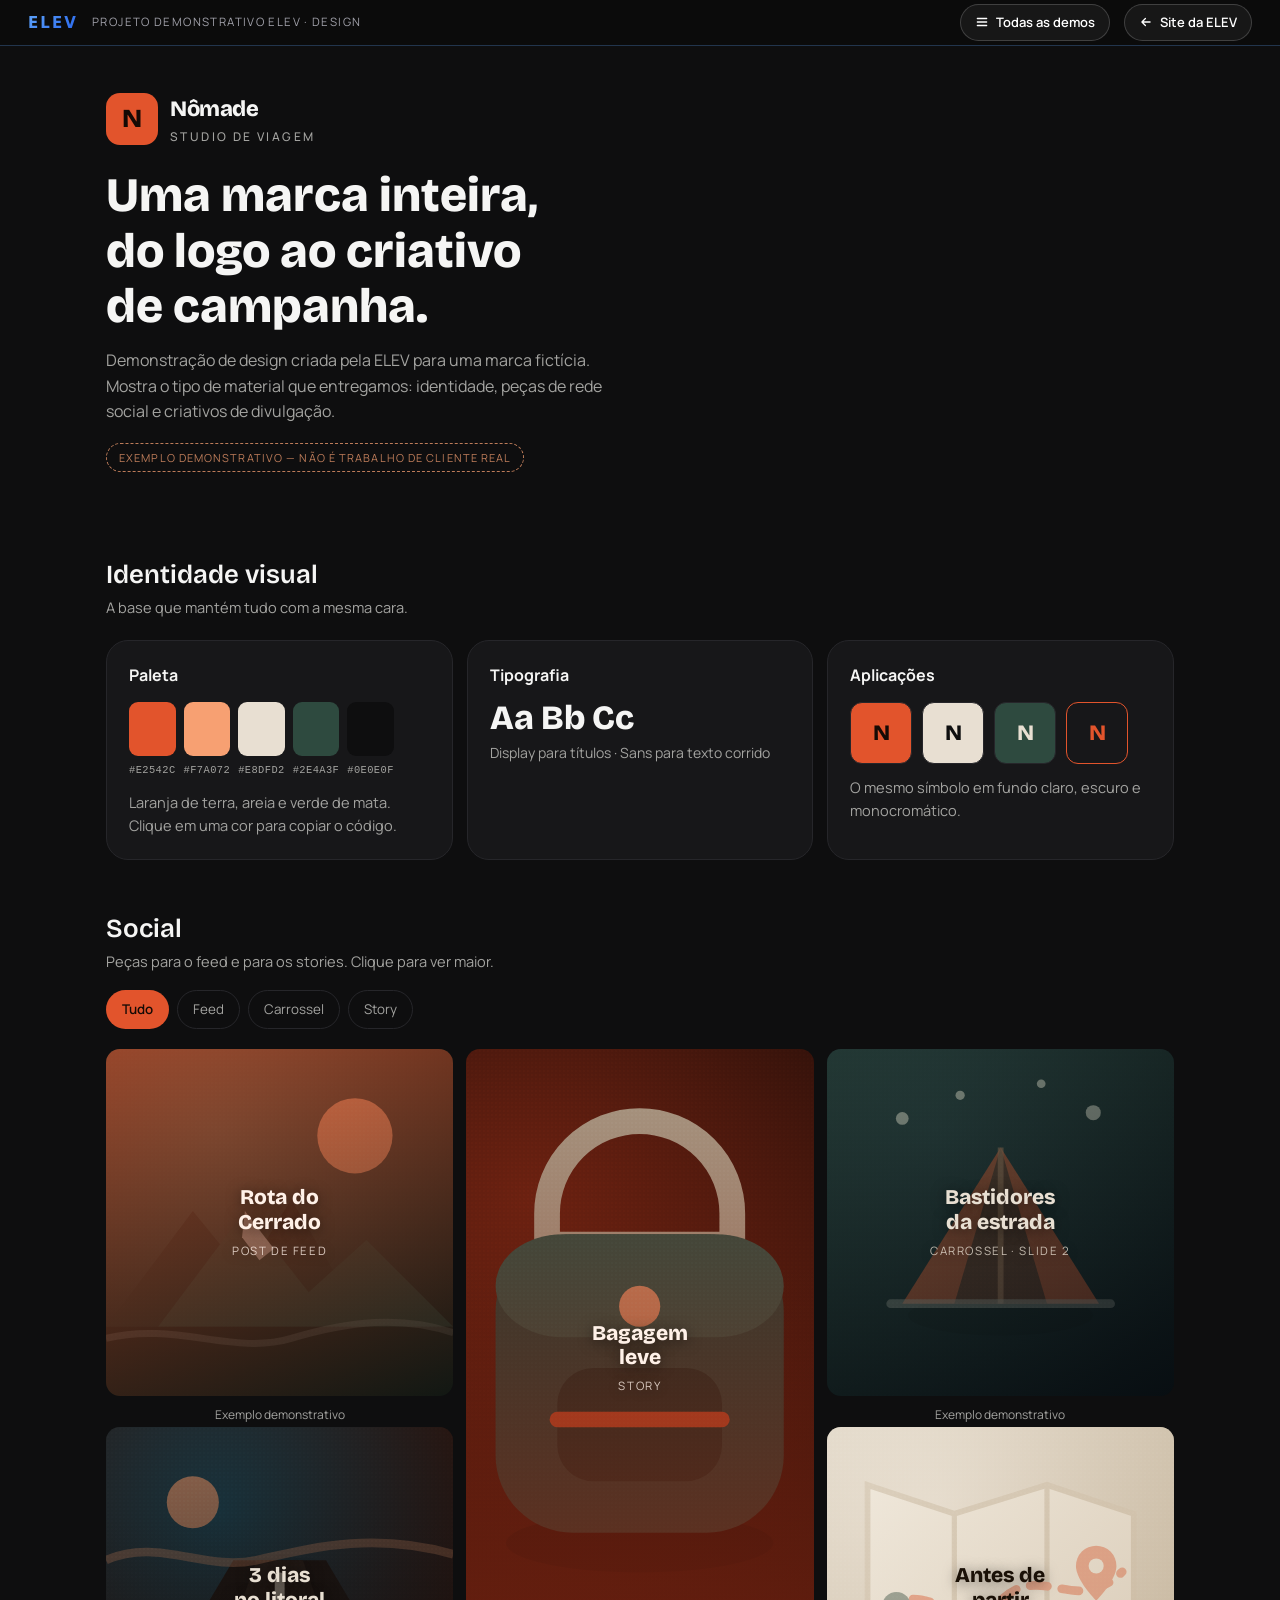
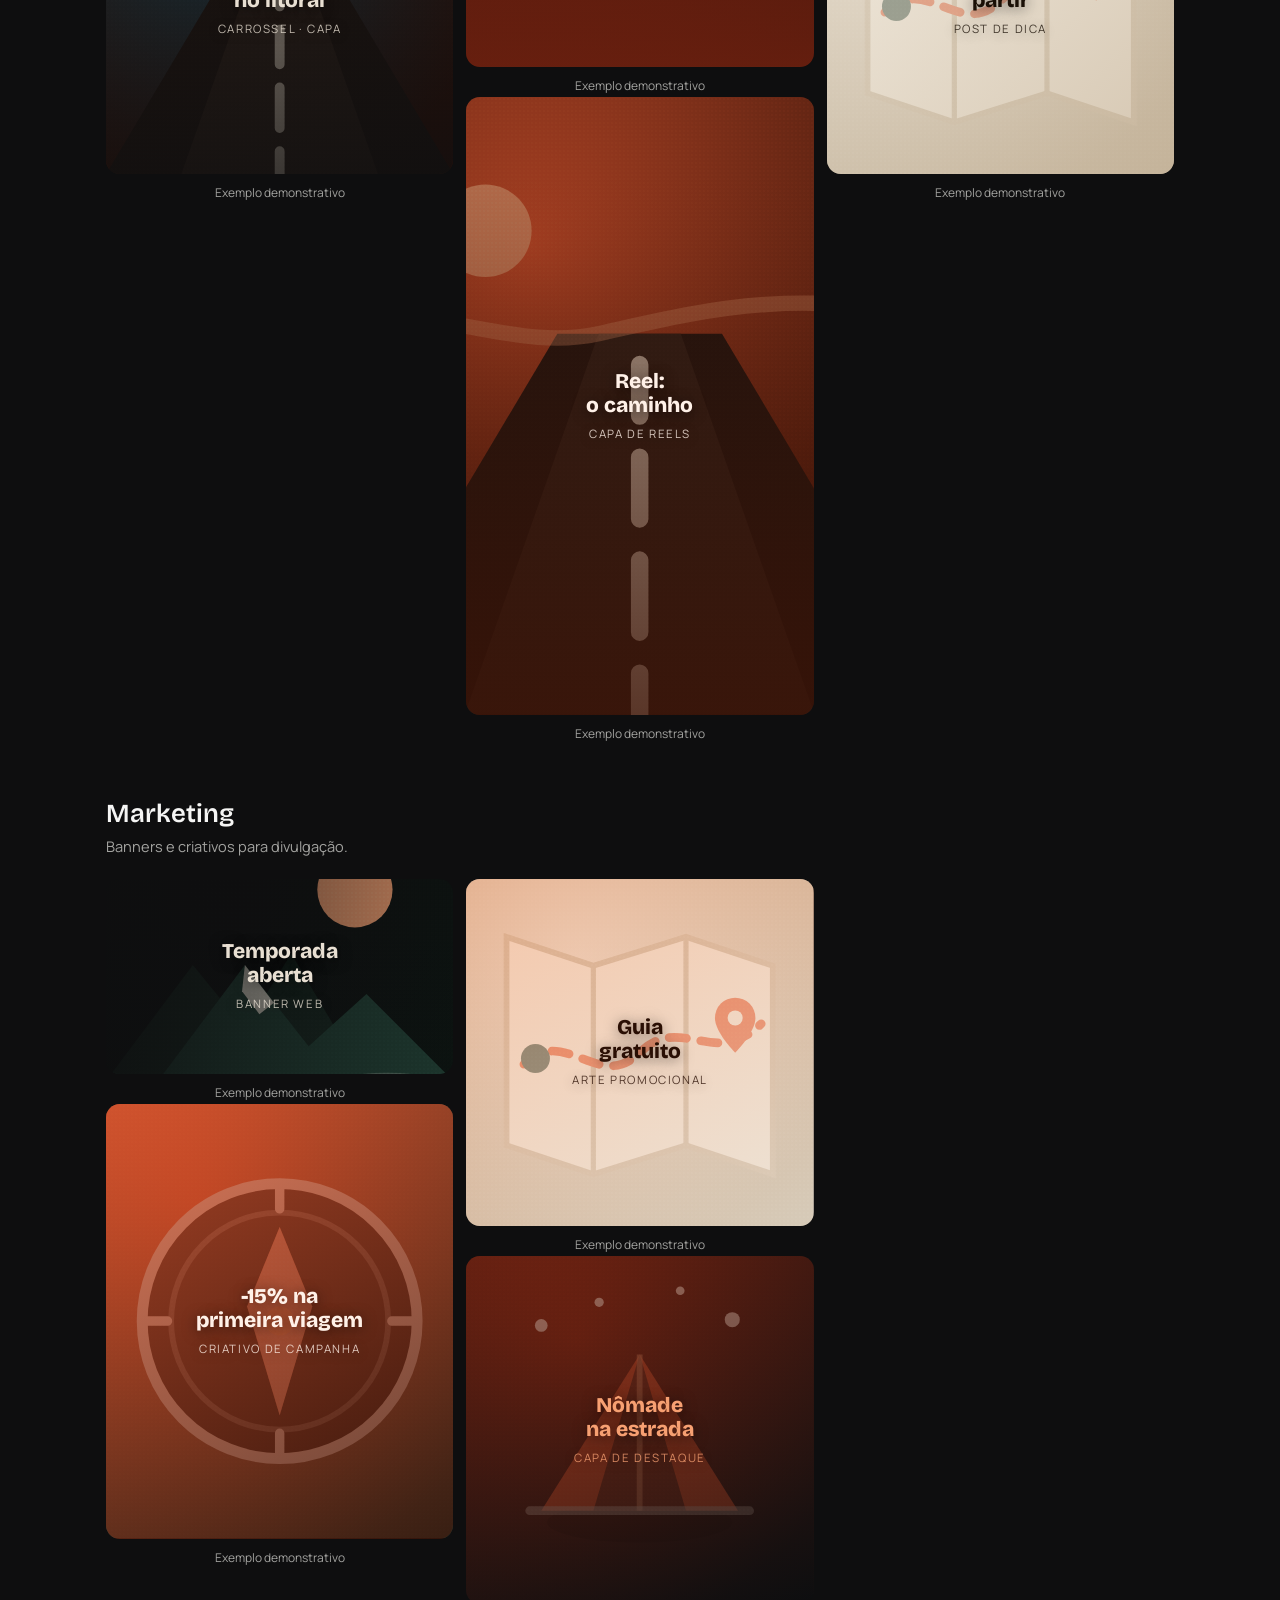
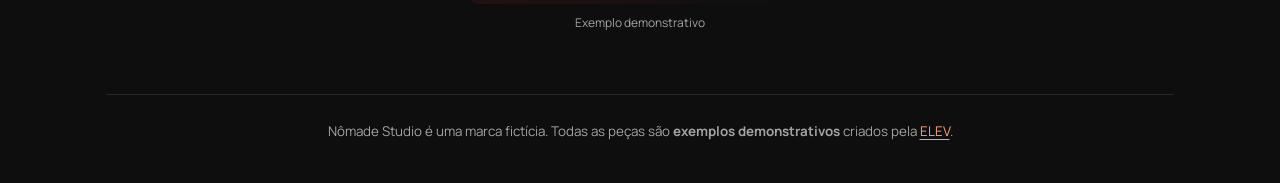
<file: site/demos/design/index.html>
<!doctype html>
<html lang="pt-BR">
<head>
<meta charset="utf-8">
<meta name="viewport" content="width=device-width, initial-scale=1">
<title>Nômade — demonstração de Design | ELEV</title>
<meta name="robots" content="noindex">
<meta name="theme-color" content="#0E0E0F">
<link rel="preconnect" href="https://fonts.googleapis.com">
<link rel="preconnect" href="https://fonts.gstatic.com" crossorigin>
<link rel="stylesheet" href="https://fonts.googleapis.com/css2?family=Bricolage+Grotesque:opsz,wght@12..96,600;12..96,800&family=Manrope:wght@400;500;600&display=swap">
<link rel="stylesheet" href="../../assets/demo.css">
<style>
:root{
  --d-bg:#0E0E0F; --d-surface:#171719; --d-line:#26262A;
  --d-ink:#F5F5F4; --d-ink-2:#A3A3A0;
  --d-accent:#E2542C; --d-accent-2:#F7A072;
  --d-display:"Bricolage Grotesque", system-ui, sans-serif;
  --areia:#E8DFD2;
}
.cabecalho{ padding: 46px 0 34px; }
.cabecalho .marca-fict{
  display: inline-flex; align-items: center; gap: 12px; margin-bottom: 22px;
}
.logo-fict{
  width: 52px; height: 52px; border-radius: 14px; display: grid; place-items: center;
  background: var(--d-accent); font-family: var(--d-display); font-weight: 800; font-size: 26px; color: #150A05;
}
.logo-fict-nome{ font-family: var(--d-display); font-weight: 800; font-size: 22px; letter-spacing: -.02em; }
.logo-fict-nome span{ display: block; font-family: "Manrope"; font-weight: 500; font-size: 12px;
  letter-spacing: .2em; text-transform: uppercase; color: var(--d-ink-2); }
.cabecalho h1{ font-size: clamp(30px, 5vw, 48px); font-weight: 800; max-width: 18ch; }
.cabecalho p{ color: var(--d-ink-2); margin-top: 14px; max-width: 52ch; }

.bloco{ margin-top: 54px; }
.bloco h2{ font-size: clamp(20px, 3vw, 26px); font-weight: 600; }
.bloco .sub{ color: var(--d-ink-2); font-size: 14.6px; margin-top: 6px; }

.identidade{ display: grid; grid-template-columns: repeat(3, 1fr); gap: 14px; margin-top: 20px; }
@media (max-width: 860px){ .identidade{ grid-template-columns: 1fr; } }
.id-card{ padding: 22px; }
.paleta{ display: flex; gap: 8px; margin-top: 14px; }
.paleta i{ flex: 1; height: 54px; border-radius: 9px; display: block; }
.tipo-amostra{ margin-top: 12px; }
.tipo-amostra .g{ font-family: var(--d-display); font-weight: 800; font-size: 34px; line-height: 1.05; }
.tipo-amostra .p{ font-size: 14px; color: var(--d-ink-2); margin-top: 6px; }
.aplicacoes{ display: flex; gap: 10px; margin-top: 14px; flex-wrap: wrap; }
.aplic{ width: 62px; height: 62px; border-radius: 12px; display: grid; place-items: center;
  border: 1px solid var(--d-line); font-family: var(--d-display); font-weight: 800; font-size: 22px; }

.galeria{ columns: 3; column-gap: 13px; margin-top: 20px; }
.galeria figure{ break-inside: avoid; margin: 0 0 12px; display: inline-block; width: 100%; }
@media (max-width: 900px){ .galeria{ columns: 2; } }
@media (max-width: 520px){ .galeria{ columns: 1; } }
.arte{
  position: relative; border: 0; padding: 0; cursor: pointer; overflow: hidden; width: 100%;
  border-radius: var(--d-r); aspect-ratio: var(--ar, 1);
  background: var(--bg); display: grid; place-items: center;
  transition: transform .3s var(--d-t), box-shadow .3s var(--d-t);
}
.arte:hover{ transform: translateY(-4px) scale(1.01); box-shadow: 0 16px 34px -18px rgba(0,0,0,.9); }
.arte .conteudo{ padding: 18px; text-align: center; position: relative; z-index: 1; }
.arte .t{ display: block; font-family: var(--d-display); font-weight: 800; font-size: clamp(15px, 2.6vw, 21px); line-height: 1.15; }
.arte .s{ display: block; font-size: 11.5px; letter-spacing: .14em; text-transform: uppercase; opacity: .8; margin-top: 8px; }
.arte .lupa{
  position: absolute; inset: 0; z-index: 2; display: grid; place-items: center;
  background: rgba(0,0,0,.42); opacity: 0; transition: opacity .25s var(--d-t); color: #fff;
}
.arte:hover .lupa, .arte:focus-visible .lupa{ opacity: 1; }
.arte .lupa svg{ width: 26px; height: 26px; }
.legenda-gal{ font-size: 12px; color: var(--d-ink-2); margin-top: 9px; display: block; text-align: center; }

/* a ilustracao fica atras do texto da peca, escurecida o bastante para o titulo
   continuar legivel em qualquer arte */
.arte .fundo-arte{ position: absolute; inset: 0; z-index: 0; }
.arte .fundo-arte svg, .arte .fundo-arte img{ width: 100%; height: 100%; object-fit: cover; display: block; }
.arte .veu{ position: absolute; inset: 0; z-index: 0; background: var(--veu); }
.arte .t, .arte .s{ text-shadow: 0 2px 14px rgba(0,0,0,.55); }

.filtros-d{ display: flex; gap: 8px; flex-wrap: wrap; margin-top: 16px; }
.fd{ padding: 8px 15px; border-radius: 999px; border: 1px solid var(--d-line); background: transparent;
     color: var(--d-ink-2); font: inherit; font-size: 13.4px; cursor: pointer; transition: all .2s var(--d-t); }
.fd:hover{ border-color: var(--d-accent); color: var(--d-ink); }
.fd[aria-pressed="true"]{ background: var(--d-accent); color: #150A05; border-color: transparent; font-weight: 600; }

.paleta i{ position: relative; }
.paleta button{ all: unset; cursor: pointer; display: block; }
.hex{ display: block; font-family: "IBM Plex Mono", ui-monospace, monospace; font-size: 10.4px;
      color: var(--d-ink-2); text-align: center; margin-top: 6px; letter-spacing: .04em; }
.paleta button:hover .hex, .paleta button:focus-visible .hex{ color: var(--d-accent-2); }

.modal-arte .peca{ position: relative; overflow: hidden; }
.modal-arte .peca .fundo-arte{ position: absolute; inset: 0; }
.modal-arte .peca .fundo-arte svg, .modal-arte .peca .fundo-arte img{ width: 100%; height: 100%; object-fit: cover; }
.modal-arte .peca > div{ position: relative; z-index: 1; }
.nav-peca{ display: flex; justify-content: space-between; gap: 10px; margin-top: 16px; }
.nav-peca button{ padding: 9px 16px; border-radius: 999px; border: 1px solid var(--d-line); background: transparent;
                  color: var(--d-ink); font: inherit; font-size: 13.4px; cursor: pointer; }
.nav-peca button:hover:not(:disabled){ border-color: var(--d-accent); }
.nav-peca button:disabled{ opacity: .35; cursor: not-allowed; }
.ficha{ display: grid; gap: 7px; margin-top: 14px; padding-top: 14px; border-top: 1px solid var(--d-line); }
.ficha div{ display: flex; justify-content: space-between; gap: 14px; font-size: 13.6px; }
.ficha span{ color: var(--d-ink-2); }
.modal-arte{ padding: 26px; }
.modal-arte .peca{ border-radius: var(--d-r); aspect-ratio: var(--ar,1); display: grid; place-items: center; }
.modal-arte .info{ margin-top: 18px; display: flex; flex-wrap: wrap; gap: 12px 24px; align-items: center; }
.modal-arte .info b{ font-family: var(--d-display); font-size: 19px; }
</style>
</head>
<body>

<main class="d-wrap">
  <header class="cabecalho">
    <div class="marca-fict">
      <span class="logo-fict">N</span>
      <span class="logo-fict-nome">Nômade<span>Studio de viagem</span></span>
    </div>
    <h1>Uma marca inteira, do logo ao criativo de campanha.</h1>
    <p>Demonstração de design criada pela ELEV para uma marca fictícia. Mostra o tipo de material que entregamos: identidade, peças de rede social e criativos de divulgação.</p>
    <span class="d-selo" style="color:var(--d-accent-2);margin-top:18px">Exemplo demonstrativo — não é trabalho de cliente real</span>
  </header>

  <section class="bloco">
    <h2>Identidade visual</h2>
    <p class="sub">A base que mantém tudo com a mesma cara.</p>
    <div class="identidade">
      <div class="d-card id-card">
        <b>Paleta</b>
        <div class="paleta" id="paleta"></div>
        <p class="sub" style="margin-top:12px">Laranja de terra, areia e verde de mata. Clique em uma cor para copiar o código.</p>
      </div>
      <div class="d-card id-card">
        <b>Tipografia</b>
        <div class="tipo-amostra">
          <div class="g">Aa Bb Cc</div>
          <div class="p">Display para títulos · Sans para texto corrido</div>
        </div>
      </div>
      <div class="d-card id-card">
        <b>Aplicações</b>
        <div class="aplicacoes">
          <span class="aplic" style="background:#E2542C;color:#150A05">N</span>
          <span class="aplic" style="background:#E8DFD2;color:#0E0E0F">N</span>
          <span class="aplic" style="background:#2E4A3F;color:#E8DFD2">N</span>
          <span class="aplic" style="border-color:#E2542C;color:#E2542C">N</span>
        </div>
        <p class="sub" style="margin-top:12px">O mesmo símbolo em fundo claro, escuro e monocromático.</p>
      </div>
    </div>
  </section>

  <section class="bloco">
    <h2>Social</h2>
    <p class="sub">Peças para o feed e para os stories. Clique para ver maior.</p>
    <div class="filtros-d" id="filtrosSocial"></div>
    <div class="galeria" id="galSocial"></div>
  </section>

  <section class="bloco">
    <h2>Marketing</h2>
    <p class="sub">Banners e criativos para divulgação.</p>
    <div class="galeria" id="galMkt"></div>
  </section>

  <p class="d-rodape">Nômade Studio é uma marca fictícia. Todas as peças são <strong>exemplos demonstrativos</strong> criados pela <a href="../../index.html">ELEV</a>.</p>
</main>

<div class="d-modal" id="modal" role="dialog" aria-modal="true" aria-label="Arte ampliada">
  <button class="d-modal-fechar" aria-label="Fechar">
    <svg viewBox="0 0 24 24" width="20" height="20" fill="none" stroke="currentColor" stroke-width="2" stroke-linecap="round"><path d="M6 6l12 12M18 6L6 18"/></svg>
  </button>
  <div class="d-modal-caixa"></div>
</div>

<script src="../../assets/arte.js"></script>
<script src="../../assets/demo.js" data-demo="Design"></script>
<script>
(function () {
  "use strict";
  /* Cada peca carrega a ilustracao que usa: a arte vem da biblioteca da ELEV,
     nao de banco de imagem (direito autoral). Trocar por foto depois e so
     apontar `foto` para o arquivo. */
  const SOCIAL = [
    { t:"Rota do<br>Cerrado", s:"Post de feed", tipo:"Feed", arte:"serra", cor:"#2E4A3F", ar:"1", ink:"#FFF1E8",
      veu:"linear-gradient(160deg,rgba(226,84,44,.62),rgba(20,25,20,.72))",
      nota:"Post de lançamento de roteiro. Título curto e uma única informação por peça." },
    { t:"3 dias<br>no litoral", s:"Carrossel · capa", tipo:"Carrossel", arte:"estrada", cor:"#1F4A5A", ar:"1", ink:"#E8DFD2",
      veu:"linear-gradient(170deg,rgba(14,14,15,.3),rgba(14,14,15,.82))",
      nota:"Capa de carrossel: a promessa fica na capa, o detalhe vem nos slides." },
    { t:"Bagagem<br>leve", s:"Story", tipo:"Story", arte:"mochila", cor:"#7A2411", ar:"9/16", ink:"#FFF1E8",
      veu:"linear-gradient(180deg,rgba(14,14,15,.18),rgba(122,36,17,.78))",
      nota:"Story vertical com espaço reservado para enquete no topo." },
    { t:"Reel:<br>o caminho", s:"Capa de Reels", tipo:"Story", arte:"estrada", cor:"#E2542C", ar:"9/16", ink:"#FFF1E8",
      veu:"linear-gradient(180deg,rgba(14,14,15,.22),rgba(58,18,6,.8))",
      nota:"Capa pensada para ficar legível na grade do perfil." },
    { t:"Bastidores<br>da estrada", s:"Carrossel · slide 2", tipo:"Carrossel", arte:"barraca", cor:"#1B2B33", ar:"1", ink:"#E8DFD2",
      veu:"linear-gradient(150deg,rgba(46,74,63,.58),rgba(8,14,18,.8))",
      nota:"Slide interno do carrossel: uma ideia por tela, sem texto corrido." },
    { t:"Antes de<br>partir", s:"Post de dica", tipo:"Feed", arte:"mapa", cor:"#E8DFD2", ar:"1", ink:"#1A1006",
      veu:"linear-gradient(135deg,rgba(243,236,224,.55),rgba(201,183,158,.72))",
      nota:"Peça de conteúdo útil, feita para ser salva pelo seguidor." }
  ];
  const MKT = [
    { t:"Temporada<br>aberta", s:"Banner web", tipo:"Banner", arte:"serra", cor:"#0E0E0F", ar:"16/9", ink:"#E8DFD2",
      veu:"linear-gradient(100deg,rgba(14,14,15,.86),rgba(14,14,15,.12))",
      nota:"Banner de topo de site, com área livre à direita para o botão." },
    { t:"-15% na<br>primeira viagem", s:"Criativo de campanha", tipo:"Anúncio", arte:"bussola", cor:"#E2542C", ar:"4/5", ink:"#FFF1E8",
      veu:"linear-gradient(150deg,rgba(226,84,44,.72),rgba(58,18,6,.78))",
      nota:"Criativo de anúncio: oferta grande, condição pequena, marca no rodapé." },
    { t:"Guia<br>gratuito", s:"Arte promocional", tipo:"Anúncio", arte:"mapa", cor:"#E8DFD2", ar:"1", ink:"#2A0F04",
      veu:"linear-gradient(150deg,rgba(247,160,114,.5),rgba(232,223,210,.62))",
      nota:"Peça de isca: material gratuito em troca do contato." },
    { t:"Nômade<br>na estrada", s:"Capa de destaque", tipo:"Banner", arte:"barraca", cor:"#7A2411", ar:"1", ink:"#F7A072",
      veu:"linear-gradient(160deg,rgba(122,36,17,.62),rgba(14,14,15,.82))",
      nota:"Capa de destaque do perfil, no mesmo sistema visual das demais peças." }
  ];
  const TODAS = SOCIAL.concat(MKT);

  /* ---------- paleta: clicar copia o codigo ---------- */
  const CORES = [
    { h:"#E2542C", n:"Laranja de terra" }, { h:"#F7A072", n:"Areia queimada" },
    { h:"#E8DFD2", n:"Areia clara" }, { h:"#2E4A3F", n:"Verde de mata" },
    { h:"#0E0E0F", n:"Preto fosco" }
  ];
  document.getElementById("paleta").innerHTML = CORES.map(function (c) {
    return '<button type="button" data-hex="' + c.h + '" aria-label="Copiar ' + c.n + ' ' + c.h + '">' +
           '<i style="background:' + c.h + '"></i><span class="hex">' + c.h + "</span></button>";
  }).join("");
  document.getElementById("paleta").addEventListener("click", function (e) {
    const b = e.target.closest("[data-hex]");
    if (!b) return;
    const span = b.querySelector(".hex"), hex = b.dataset.hex;
    const feito = function () {
      span.textContent = "copiado";
      setTimeout(function () { span.textContent = hex; }, 1500);
    };
    /* clipboard pode estar bloqueado (http, permissao): cai no campo temporario */
    if (navigator.clipboard && navigator.clipboard.writeText) {
      navigator.clipboard.writeText(hex).then(feito).catch(function () { manual(hex, feito); });
    } else { manual(hex, feito); }
  });
  function manual(txt, feito) {
    const c = document.createElement("textarea");
    c.value = txt; c.setAttribute("readonly", ""); c.style.position = "fixed"; c.style.opacity = "0";
    document.body.appendChild(c); c.select();
    try { document.execCommand("copy"); feito(); } catch (err) { /* sem copia: segue sem quebrar */ }
    document.body.removeChild(c);
  }

  /* ---------- galerias ---------- */
  const LUPA = '<span class="lupa"><svg viewBox="0 0 24 24" fill="none" stroke="currentColor" stroke-width="2" stroke-linecap="round"><circle cx="11" cy="11" r="7"/><path d="M16.5 16.5L21 21M8.5 11h5M11 8.5v5"/></svg></span>';

  function cartao(a) {
    const i = TODAS.indexOf(a);
    return '<figure style="margin:0"><button class="arte" type="button" data-i="' + i +
      '" style="--ar:' + a.ar + ';--veu:' + a.veu + ';color:' + a.ink + '">' +
      '<span class="fundo-arte slot-arte"' + (a.foto ? ' data-foto="' + a.foto + '"' : "") + '>' +
        ElevArte.desenhar(a.arte, a.cor) + "</span>" +
      '<span class="veu"></span>' +
      '<span class="conteudo"><span class="t">' + a.t + '</span><span class="s">' + a.s + "</span></span>" + LUPA +
      '</button><figcaption class="legenda-gal">Exemplo demonstrativo</figcaption></figure>';
  }
  function desenha(alvo, lista) {
    document.getElementById(alvo).innerHTML = lista.map(cartao).join("");
    ElevArte.plugarFotos(document.getElementById(alvo));
  }
  desenha("galSocial", SOCIAL);
  desenha("galMkt", MKT);

  /* ---------- filtro por formato ---------- */
  const TIPOS = ["Tudo"].concat(SOCIAL.map(function (a) { return a.tipo; })
    .filter(function (t, i, l) { return l.indexOf(t) === i; }));
  document.getElementById("filtrosSocial").innerHTML = TIPOS.map(function (t) {
    return '<button class="fd" type="button" data-tipo="' + t + '" aria-pressed="' + (t === "Tudo") + '">' + t + "</button>";
  }).join("");
  document.getElementById("filtrosSocial").addEventListener("click", function (e) {
    const b = e.target.closest("[data-tipo]");
    if (!b) return;
    document.querySelectorAll("[data-tipo]").forEach(function (o) { o.setAttribute("aria-pressed", String(o === b)); });
    const t = b.dataset.tipo;
    desenha("galSocial", t === "Tudo" ? SOCIAL : SOCIAL.filter(function (a) { return a.tipo === t; }));
  });

  /* ---------- detalhe com navegacao entre pecas ---------- */
  const SPECS = { "1": "1080 × 1080 px", "9/16": "1080 × 1920 px", "16/9": "1920 × 1080 px", "4/5": "1080 × 1350 px" };
  function abrir(i) {
    const a = TODAS[i];
    ElevModal.abrir("modal",
      '<div class="modal-arte">' +
        '<div class="peca" style="--ar:' + a.ar + ';color:' + a.ink + '">' +
          '<span class="fundo-arte slot-arte"' + (a.foto ? ' data-foto="' + a.foto + '"' : "") + '>' +
            ElevArte.desenhar(a.arte, a.cor) + "</span>" +
          '<span class="veu" style="position:absolute;inset:0;background:' + a.veu + '"></span>' +
          '<div style="text-align:center;padding:26px">' +
            '<div style="font-family:var(--d-display);font-weight:800;font-size:clamp(24px,4vw,40px);line-height:1.1;text-shadow:0 2px 16px rgba(0,0,0,.5)">' + a.t + "</div>" +
            '<div style="font-size:12px;letter-spacing:.16em;text-transform:uppercase;margin-top:12px;opacity:.9">' + a.s + "</div>" +
          "</div>" +
        "</div>" +
        '<div class="info"><b>' + a.s + '</b><span class="d-selo" style="color:var(--d-accent-2)">Exemplo demonstrativo</span></div>' +
        '<div class="ficha">' +
          '<div><span>Formato</span><b>' + (SPECS[a.ar] || a.ar) + "</b></div>" +
          '<div><span>Uso</span><b>' + a.tipo + "</b></div>" +
          '<div><span>Entrega</span><b>PNG + arquivo editável</b></div>' +
        "</div>" +
        '<p style="color:var(--d-ink-2);margin-top:12px;font-size:15px">' + a.nota + "</p>" +
        '<div class="nav-peca">' +
          '<button type="button" data-ir="' + (i - 1) + '"' + (i === 0 ? " disabled" : "") + '>← Anterior</button>' +
          '<button type="button" data-ir="' + (i + 1) + '"' + (i === TODAS.length - 1 ? " disabled" : "") + '>Próxima →</button>' +
        "</div>" +
        '<p style="color:var(--d-ink-2);margin-top:10px;font-size:12.6px">Marca fictícia criada pela ELEV. Não é trabalho de cliente real.</p>' +
      "</div>");
    ElevArte.plugarFotos(document.getElementById("modal"));
  }

  ElevModal.ligar("modal");
  document.addEventListener("click", function (e) {
    const b = e.target.closest(".arte");
    if (b) { abrir(Number(b.dataset.i)); return; }
    const nav = e.target.closest("[data-ir]");
    if (nav && !nav.disabled) abrir(Number(nav.dataset.ir));
  });
})();
</script>
</body>
</html>
</file>
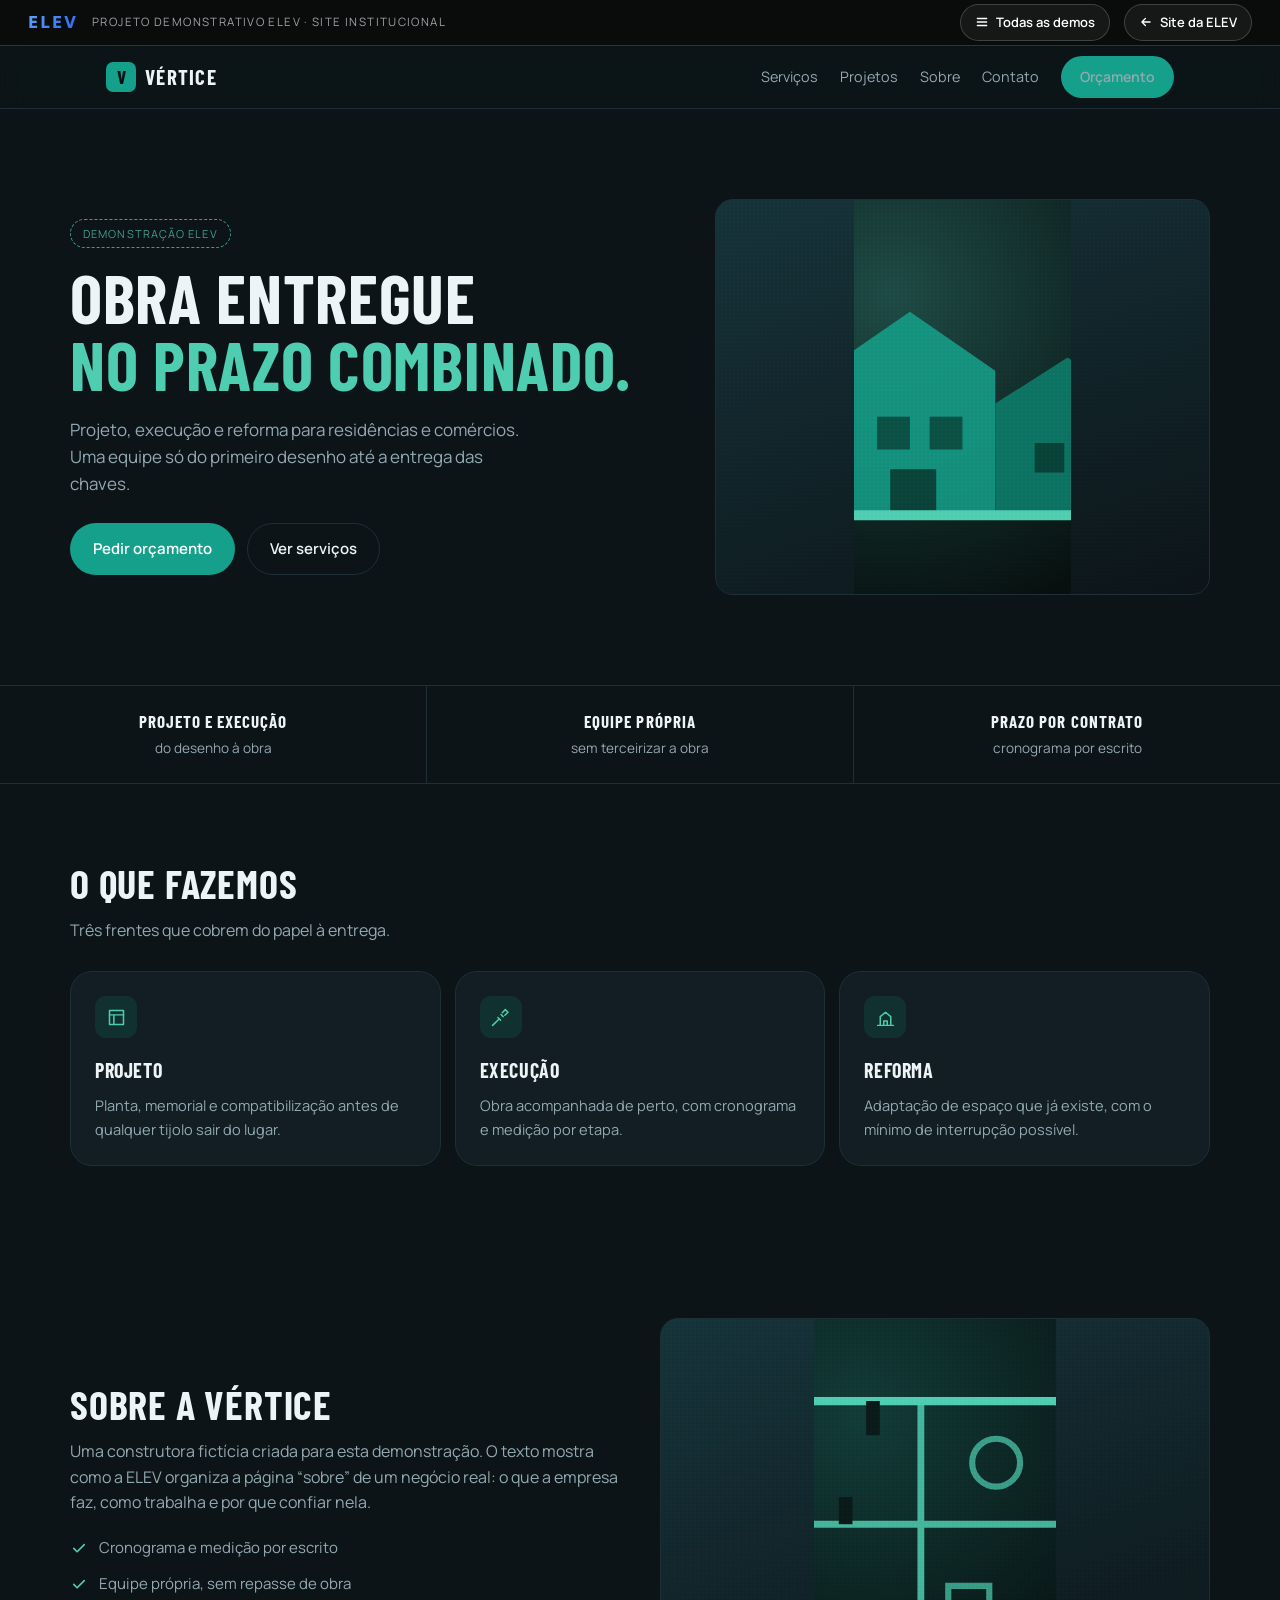
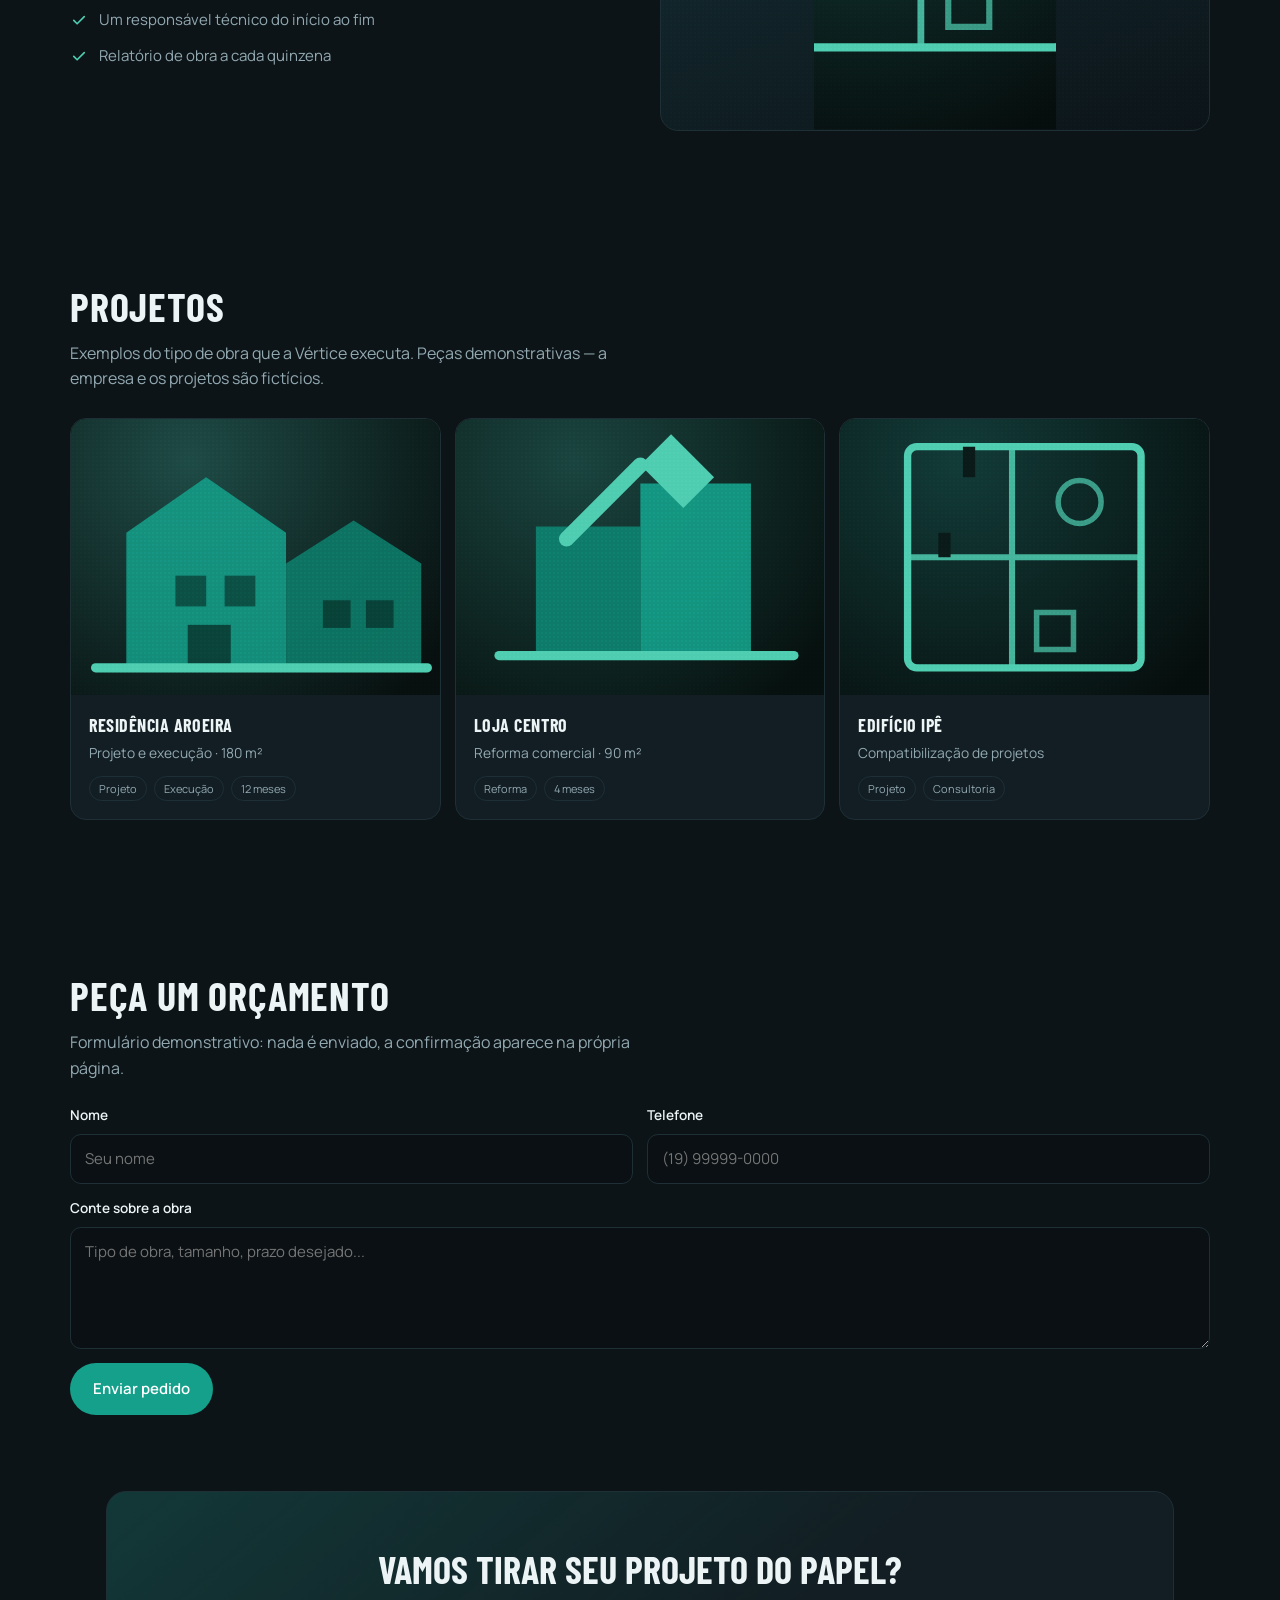
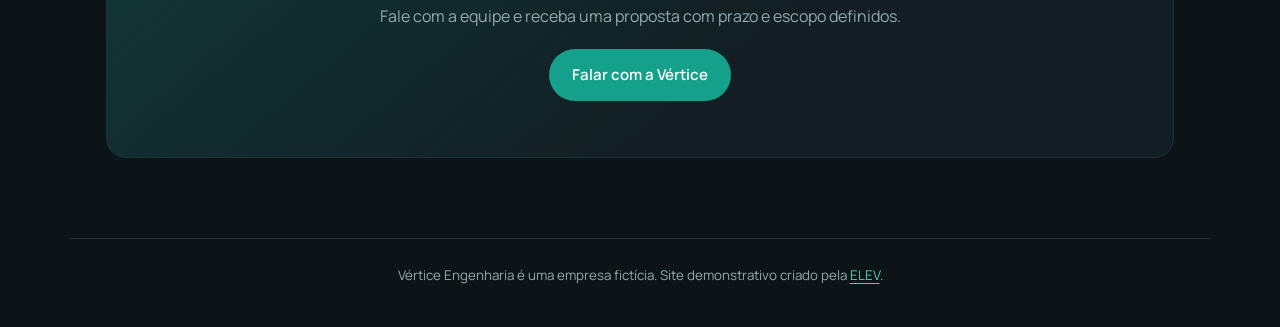
<file: site/demos/institucional/index.html>
<!doctype html>
<html lang="pt-BR">
<head>
<meta charset="utf-8">
<meta name="viewport" content="width=device-width, initial-scale=1">
<title>Vértice Engenharia — demonstração de site | ELEV</title>
<meta name="robots" content="noindex">
<meta name="theme-color" content="#0C1418">
<link rel="preconnect" href="https://fonts.googleapis.com">
<link rel="preconnect" href="https://fonts.gstatic.com" crossorigin>
<link rel="stylesheet" href="https://fonts.googleapis.com/css2?family=Barlow+Condensed:wght@600;700&family=Manrope:wght@400;500;600&display=swap">
<link rel="stylesheet" href="../../assets/demo.css">
<script src="../../assets/arte.js"></script>
<style>
:root{
  --d-bg:#0C1418; --d-surface:#121E23; --d-line:#1E2F36;
  --d-ink:#EDF4F6; --d-ink-2:#93A9B1;
  --d-accent:#14A08A; --d-accent-2:#4ECDB0;
  --d-display:"Barlow Condensed", system-ui, sans-serif;
}
.nav-demo{
  position: sticky; top: var(--barra); z-index: 500; background: rgba(12,20,24,.9);
  backdrop-filter: blur(10px); border-bottom: 1px solid var(--d-line);
}
.nav-in{ display: flex; align-items: center; gap: 22px; height: 62px; }
.logo-v{ display: flex; align-items: center; gap: 9px; margin-right: auto; }
.logo-v .sim{ width: 30px; height: 30px; border-radius: 7px; background: var(--d-accent);
  display: grid; place-items: center; color: #04120F; font-family: var(--d-display); font-weight: 700; font-size: 19px; }
.logo-v b{ font-family: var(--d-display); font-size: 21px; letter-spacing: .06em; text-transform: uppercase; }
.nav-in a{ font-size: 14.4px; color: var(--d-ink-2); transition: color .2s var(--d-t); }
.nav-in a:hover{ color: var(--d-ink); }
@media (max-width: 740px){ .nav-in .oculta{ display: none; } }
.hero-v{ padding: clamp(50px,8vw,90px) 0; display: grid; grid-template-columns: 1.1fr .9fr; gap: 40px; align-items: center; }
@media (max-width: 880px){ .hero-v{ grid-template-columns: 1fr; } }
.hero-v h1{ font-family: var(--d-display); font-size: clamp(38px,7vw,68px); font-weight: 700;
  text-transform: uppercase; letter-spacing: .01em; line-height: .98; }
.hero-v h1 em{ font-style: normal; color: var(--d-accent-2); }
.hero-v p{ color: var(--d-ink-2); margin-top: 18px; max-width: 46ch; font-size: 17px; }
.hero-acoes{ display: flex; gap: 12px; margin-top: 26px; flex-wrap: wrap; }
.hero-arte{ aspect-ratio: 4/3.2; border-radius: 18px; border: 1px solid var(--d-line); overflow: hidden;
  background: linear-gradient(160deg,#16333A,#0C1418); display: grid; place-items: center; position: relative; }
.hero-arte .malha{ position: absolute; inset: 0;
  background-image: linear-gradient(rgba(78,205,176,.1) 1px, transparent 1px), linear-gradient(90deg, rgba(78,205,176,.1) 1px, transparent 1px);
  background-size: 34px 34px; }
.hero-arte svg{ width: 44%; color: var(--d-accent-2); position: relative; }
.faixa-n{ display: grid; grid-template-columns: repeat(3,1fr); gap: 1px; background: var(--d-line);
  border-block: 1px solid var(--d-line); }
@media (max-width: 640px){ .faixa-n{ grid-template-columns: 1fr; } }
.faixa-n div{ background: var(--d-bg); padding: 22px; text-align: center; }
.faixa-n b{ font-family: var(--d-display); font-size: 17px; display: block; text-transform: uppercase; letter-spacing: .06em; }
.faixa-n span{ color: var(--d-ink-2); font-size: 13.6px; }
.sec-v{ padding: clamp(46px,7vw,76px) 0; }
.sec-v h2{ font-family: var(--d-display); font-size: clamp(27px,4.4vw,40px); text-transform: uppercase; letter-spacing: .02em; }
.sec-v .lead{ color: var(--d-ink-2); margin-top: 12px; max-width: 58ch; }
.servicos-v{ display: grid; grid-template-columns: repeat(3,1fr); gap: 14px; margin-top: 28px; }
@media (max-width: 860px){ .servicos-v{ grid-template-columns: 1fr; } }
.serv-v{ padding: 24px; }
.serv-v:hover{ transform: translateY(-3px); border-color: var(--d-accent); }
.serv-v .ic{ width: 42px; height: 42px; border-radius: 11px; display: grid; place-items: center; margin-bottom: 16px;
  background: rgba(20,160,138,.14); color: var(--d-accent-2); }
.serv-v .ic svg{ width: 21px; height: 21px; }
.serv-v b{ font-family: var(--d-display); font-size: 20px; text-transform: uppercase; letter-spacing: .03em; }
.serv-v p{ color: var(--d-ink-2); font-size: 14.6px; margin-top: 8px; }
.sobre{ display: grid; grid-template-columns: 1fr 1fr; gap: 40px; align-items: center; }
@media (max-width: 860px){ .sobre{ grid-template-columns: 1fr; } }
.dif{ display: grid; gap: 12px; margin-top: 20px; }
.dif div{ display: flex; gap: 11px; align-items: flex-start; font-size: 15px; color: var(--d-ink-2); }
.dif svg{ width: 18px; height: 18px; flex: none; margin-top: 3px; color: var(--d-accent-2); }
.obras{ display: grid; grid-template-columns: repeat(3,1fr); gap: 14px; margin-top: 26px; }
@media (max-width: 860px){ .obras{ grid-template-columns: 1fr; } }
.obra{ border: 1px solid var(--d-line); border-radius: 16px; overflow: hidden; background: var(--d-surface);
  transition: transform .35s var(--d-t), border-color .35s var(--d-t); }
.obra:hover{ transform: translateY(-4px); border-color: var(--d-accent); }
.obra .img{ aspect-ratio: 4/3; position: relative; overflow: hidden; }
.obra .img .arte-svg{ transition: transform .5s var(--d-t); }
.obra:hover .img .arte-svg{ transform: scale(1.07); }
.obra .txt{ padding: 16px 18px 18px; }
.obra .txt b{ font-family: var(--d-display); font-size: 18px; text-transform: uppercase; letter-spacing: .03em; display: block; }
.obra .txt span{ color: var(--d-ink-2); font-size: 13.8px; }
.obra .txt .tags{ display: flex; gap: 7px; flex-wrap: wrap; margin-top: 10px; }
.obra .txt .tags i{ font-style: normal; font-size: 11px; padding: 3px 9px; border-radius: 999px;
  border: 1px solid var(--d-line); color: var(--d-ink-2); }
.form-v{ display: grid; grid-template-columns: 1fr 1fr; gap: 14px; }
@media (max-width: 640px){ .form-v{ grid-template-columns: 1fr; } }
.form-v .largo{ grid-column: 1/-1; }
.ok-v{ display: none; padding: 20px; border-radius: 13px; border: 1px solid var(--d-accent);
  background: rgba(20,160,138,.12); margin-top: 16px; }
.ok-v[data-on="true"]{ display: block; }
.cta-v{ text-align: center; padding: clamp(34px,5vw,56px); border-radius: 20px;
  background: linear-gradient(140deg, rgba(20,160,138,.2), transparent 60%), var(--d-surface); border: 1px solid var(--d-line); }
.cta-v h2{ font-family: var(--d-display); font-size: clamp(25px,4vw,38px); text-transform: uppercase; }
</style>
</head>
<body>

<nav class="nav-demo">
  <div class="d-wrap nav-in">
    <span class="logo-v"><span class="sim">V</span><b>Vértice</b></span>
    <a href="#servicos-v" class="oculta">Serviços</a>
    <a href="#obras-v" class="oculta">Projetos</a>
    <a href="#sobre-v" class="oculta">Sobre</a>
    <a href="#contato-v" class="oculta">Contato</a>
    <a class="d-btn d-btn-cheio" href="#contato-v" style="padding:9px 18px;font-size:14px">Orçamento</a>
  </div>
</nav>

<main>
  <section class="d-wrap hero-v">
    <div>
      <span class="d-selo" style="color:var(--d-accent-2)">Demonstração ELEV</span>
      <h1 style="margin-top:16px">Obra entregue<br><em>no prazo combinado.</em></h1>
      <p>Projeto, execução e reforma para residências e comércios. Uma equipe só do primeiro desenho até a entrega das chaves.</p>
      <div class="hero-acoes">
        <a class="d-btn d-btn-cheio" href="#contato-v">Pedir orçamento</a>
        <a class="d-btn d-btn-linha" href="#servicos-v">Ver serviços</a>
      </div>
    </div>
    <div class="hero-arte slot-arte" id="heroArte"></div>
  </section>

  <div class="faixa-n">
    <div><b>Projeto e execução</b><span>do desenho à obra</span></div>
    <div><b>Equipe própria</b><span>sem terceirizar a obra</span></div>
    <div><b>Prazo por contrato</b><span>cronograma por escrito</span></div>
  </div>

  <section class="d-wrap sec-v" id="servicos-v">
    <h2>O que fazemos</h2>
    <p class="lead">Três frentes que cobrem do papel à entrega.</p>
    <div class="servicos-v">
      <div class="d-card serv-v">
        <span class="ic"><svg viewBox="0 0 24 24" fill="none" stroke="currentColor" stroke-width="1.7" stroke-linecap="round" stroke-linejoin="round"><path d="M4 4h16v16H4z"/><path d="M4 9h16M9 9v11"/></svg></span>
        <b>Projeto</b><p>Planta, memorial e compatibilização antes de qualquer tijolo sair do lugar.</p>
      </div>
      <div class="d-card serv-v">
        <span class="ic"><svg viewBox="0 0 24 24" fill="none" stroke="currentColor" stroke-width="1.7" stroke-linecap="round" stroke-linejoin="round"><path d="M14 6.5l3.5-3.5 3 3L17 9.5M3 21l6.5-6.5M9 12l3 3"/><path d="M12.5 8.5L15 11"/></svg></span>
        <b>Execução</b><p>Obra acompanhada de perto, com cronograma e medição por etapa.</p>
      </div>
      <div class="d-card serv-v">
        <span class="ic"><svg viewBox="0 0 24 24" fill="none" stroke="currentColor" stroke-width="1.7" stroke-linecap="round" stroke-linejoin="round"><path d="M3 21h18M6 21V11l6-5 6 5v10"/><path d="M10 21v-5h4v5"/></svg></span>
        <b>Reforma</b><p>Adaptação de espaço que já existe, com o mínimo de interrupção possível.</p>
      </div>
    </div>
  </section>

  <section class="d-wrap sec-v sobre" id="sobre-v">
    <div>
      <h2>Sobre a Vértice</h2>
      <p class="lead">Uma construtora fictícia criada para esta demonstração. O texto mostra como a ELEV organiza a página “sobre” de um negócio real: o que a empresa faz, como trabalha e por que confiar nela.</p>
      <div class="dif">
        <div><svg viewBox="0 0 24 24" fill="none" stroke="currentColor" stroke-width="2.2" stroke-linecap="round" stroke-linejoin="round"><path d="M5 12.5l4.5 4.5L19 7.5"/></svg>Cronograma e medição por escrito</div>
        <div><svg viewBox="0 0 24 24" fill="none" stroke="currentColor" stroke-width="2.2" stroke-linecap="round" stroke-linejoin="round"><path d="M5 12.5l4.5 4.5L19 7.5"/></svg>Equipe própria, sem repasse de obra</div>
        <div><svg viewBox="0 0 24 24" fill="none" stroke="currentColor" stroke-width="2.2" stroke-linecap="round" stroke-linejoin="round"><path d="M5 12.5l4.5 4.5L19 7.5"/></svg>Um responsável técnico do início ao fim</div>
        <div><svg viewBox="0 0 24 24" fill="none" stroke="currentColor" stroke-width="2.2" stroke-linecap="round" stroke-linejoin="round"><path d="M5 12.5l4.5 4.5L19 7.5"/></svg>Relatório de obra a cada quinzena</div>
      </div>
    </div>
    <div class="hero-arte slot-arte" style="aspect-ratio:4/3" id="sobreArte"></div>
  </section>

  <section class="d-wrap sec-v" id="obras-v">
    <h2>Projetos</h2>
    <p class="lead">Exemplos do tipo de obra que a Vértice executa. Peças demonstrativas — a empresa e os projetos são fictícios.</p>
    <div class="obras" id="obras"></div>
  </section>

  <section class="d-wrap sec-v" id="contato-v">
    <h2>Peça um orçamento</h2>
    <p class="lead">Formulário demonstrativo: nada é enviado, a confirmação aparece na própria página.</p>
    <form class="form-v" id="formV" style="margin-top:24px" novalidate>
      <div class="d-campo"><label for="vn">Nome</label><input id="vn" required placeholder="Seu nome"></div>
      <div class="d-campo"><label for="vt">Telefone</label><input id="vt" placeholder="(19) 99999-0000"></div>
      <div class="d-campo largo"><label for="vm">Conte sobre a obra</label><textarea id="vm" rows="4" placeholder="Tipo de obra, tamanho, prazo desejado..."></textarea></div>
      <div class="largo"><button class="d-btn d-btn-cheio" type="submit">Enviar pedido</button></div>
    </form>
    <div class="ok-v" id="okV">
      <b>Pedido registrado nesta demonstração.</b>
      <p style="color:var(--d-ink-2);margin-top:6px;font-size:14.4px">Num site real, essa mensagem chegaria no e-mail e no WhatsApp da construtora — e poderia disparar a automação que você viu na outra demonstração.</p>
    </div>
  </section>

  <section class="d-wrap" style="padding-bottom:20px">
    <div class="cta-v">
      <h2>Vamos tirar seu projeto do papel?</h2>
      <p style="color:var(--d-ink-2);margin-top:12px">Fale com a equipe e receba uma proposta com prazo e escopo definidos.</p>
      <a class="d-btn d-btn-cheio" href="#contato-v" style="margin-top:20px">Falar com a Vértice</a>
    </div>
  </section>

  <p class="d-wrap d-rodape">Vértice Engenharia é uma empresa fictícia. Site demonstrativo criado pela <a href="../../index.html">ELEV</a>.</p>
</main>

<script src="../../assets/demo.js" data-demo="Site institucional"></script>
<script>
(function () {
  document.getElementById("heroArte").innerHTML = ElevArte.desenhar("obra");
  document.getElementById("sobreArte").innerHTML = ElevArte.desenhar("planta2d");

  const OBRAS = [
    { t:"Residência Aroeira", d:"Projeto e execução · 180 m²", arte:"obra", tags:["Projeto","Execução","12 meses"] },
    { t:"Loja Centro", d:"Reforma comercial · 90 m²", arte:"reforma", tags:["Reforma","4 meses"] },
    { t:"Edifício Ipê", d:"Compatibilização de projetos", arte:"planta2d", tags:["Projeto","Consultoria"] }
  ];
  document.getElementById("obras").innerHTML = OBRAS.map(function (o) {
    return '<figure class="obra" style="margin:0"><div class="img slot-arte">' + ElevArte.desenhar(o.arte) + "</div>" +
      '<figcaption class="txt"><b>' + o.t + "</b><span>" + o.d + "</span>" +
      '<span class="tags">' + o.tags.map(function (x) { return "<i>" + x + "</i>"; }).join("") + "</span>" +
      "</figcaption></figure>";
  }).join("");
  ElevArte.plugarFotos();
})();

document.getElementById("formV").addEventListener("submit", function (e) {
  e.preventDefault();
  const n = document.getElementById("vn");
  if (!n.value.trim()) { n.focus(); n.style.borderColor = "#F87171"; return; }
  n.style.borderColor = "";
  document.getElementById("okV").dataset.on = "true";
  document.getElementById("okV").scrollIntoView({ behavior: "smooth", block: "center" });
});
</script>
</body>
</html>
</file>
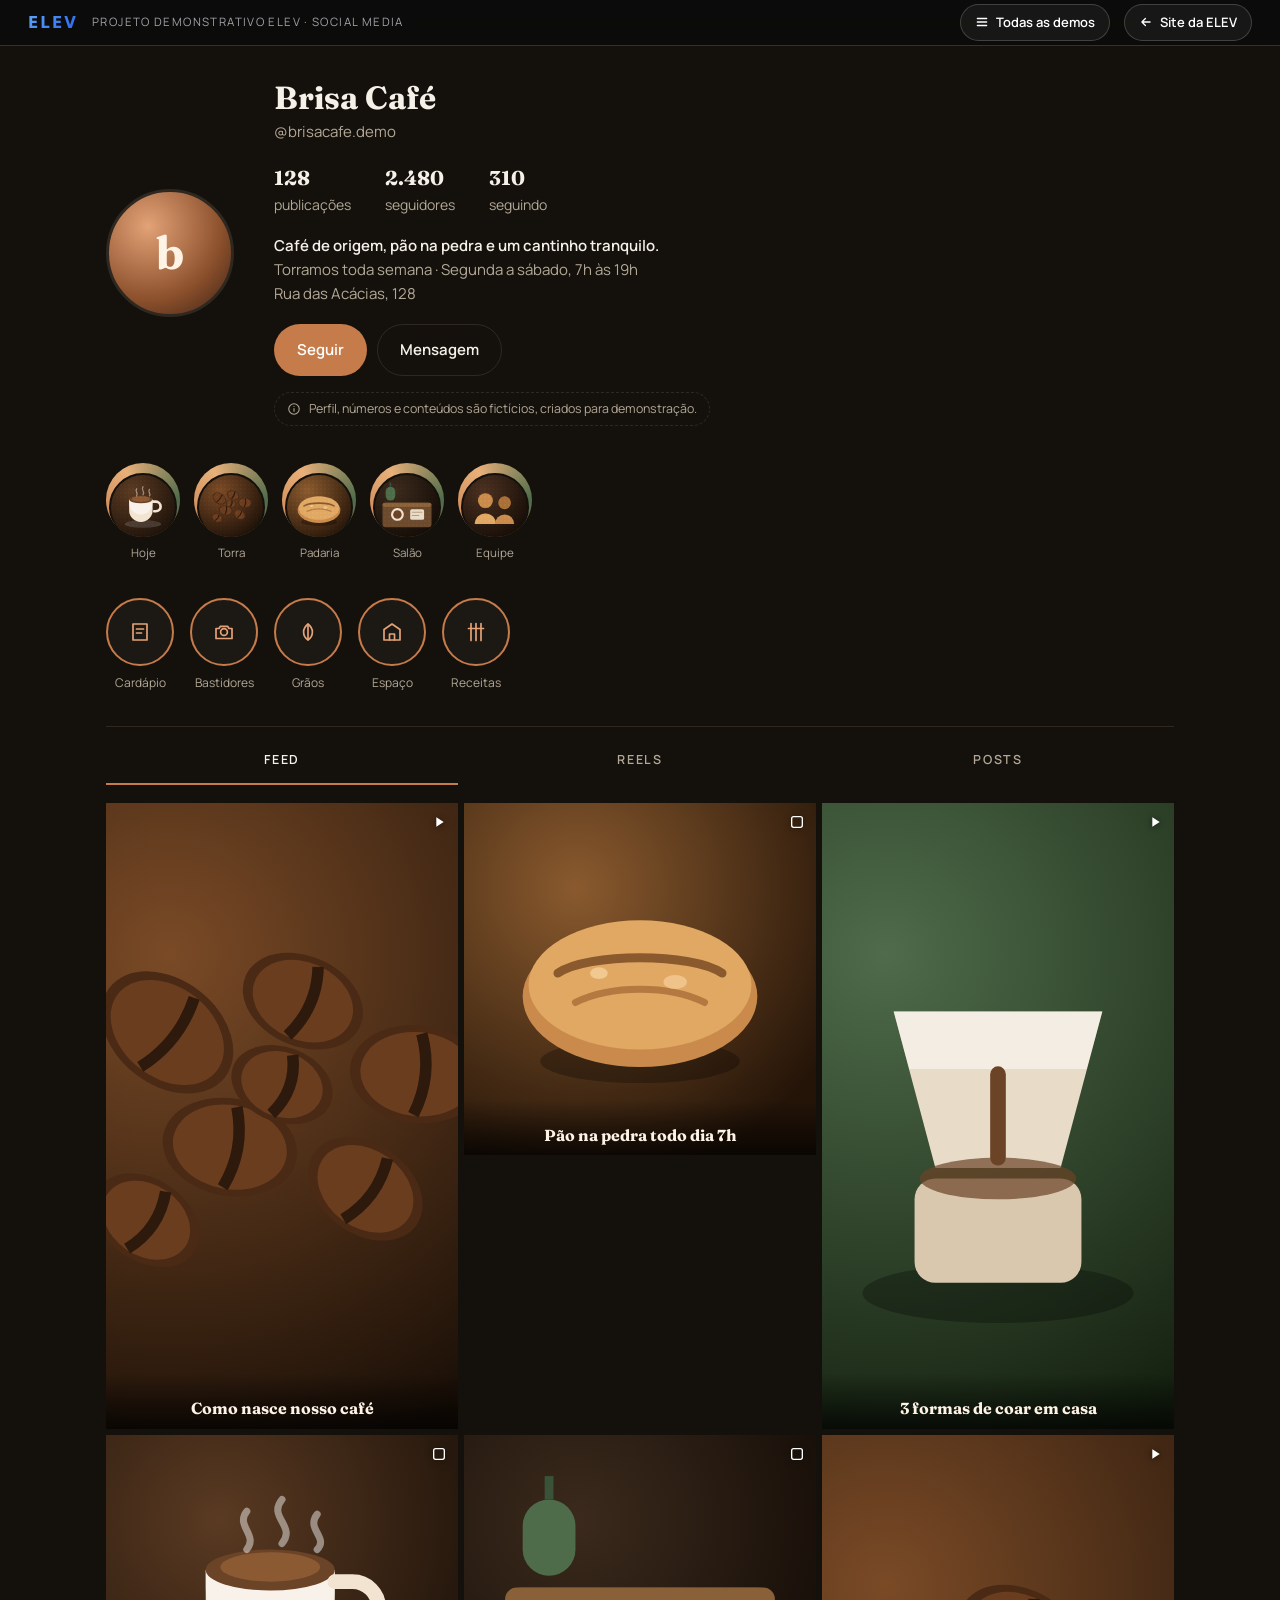
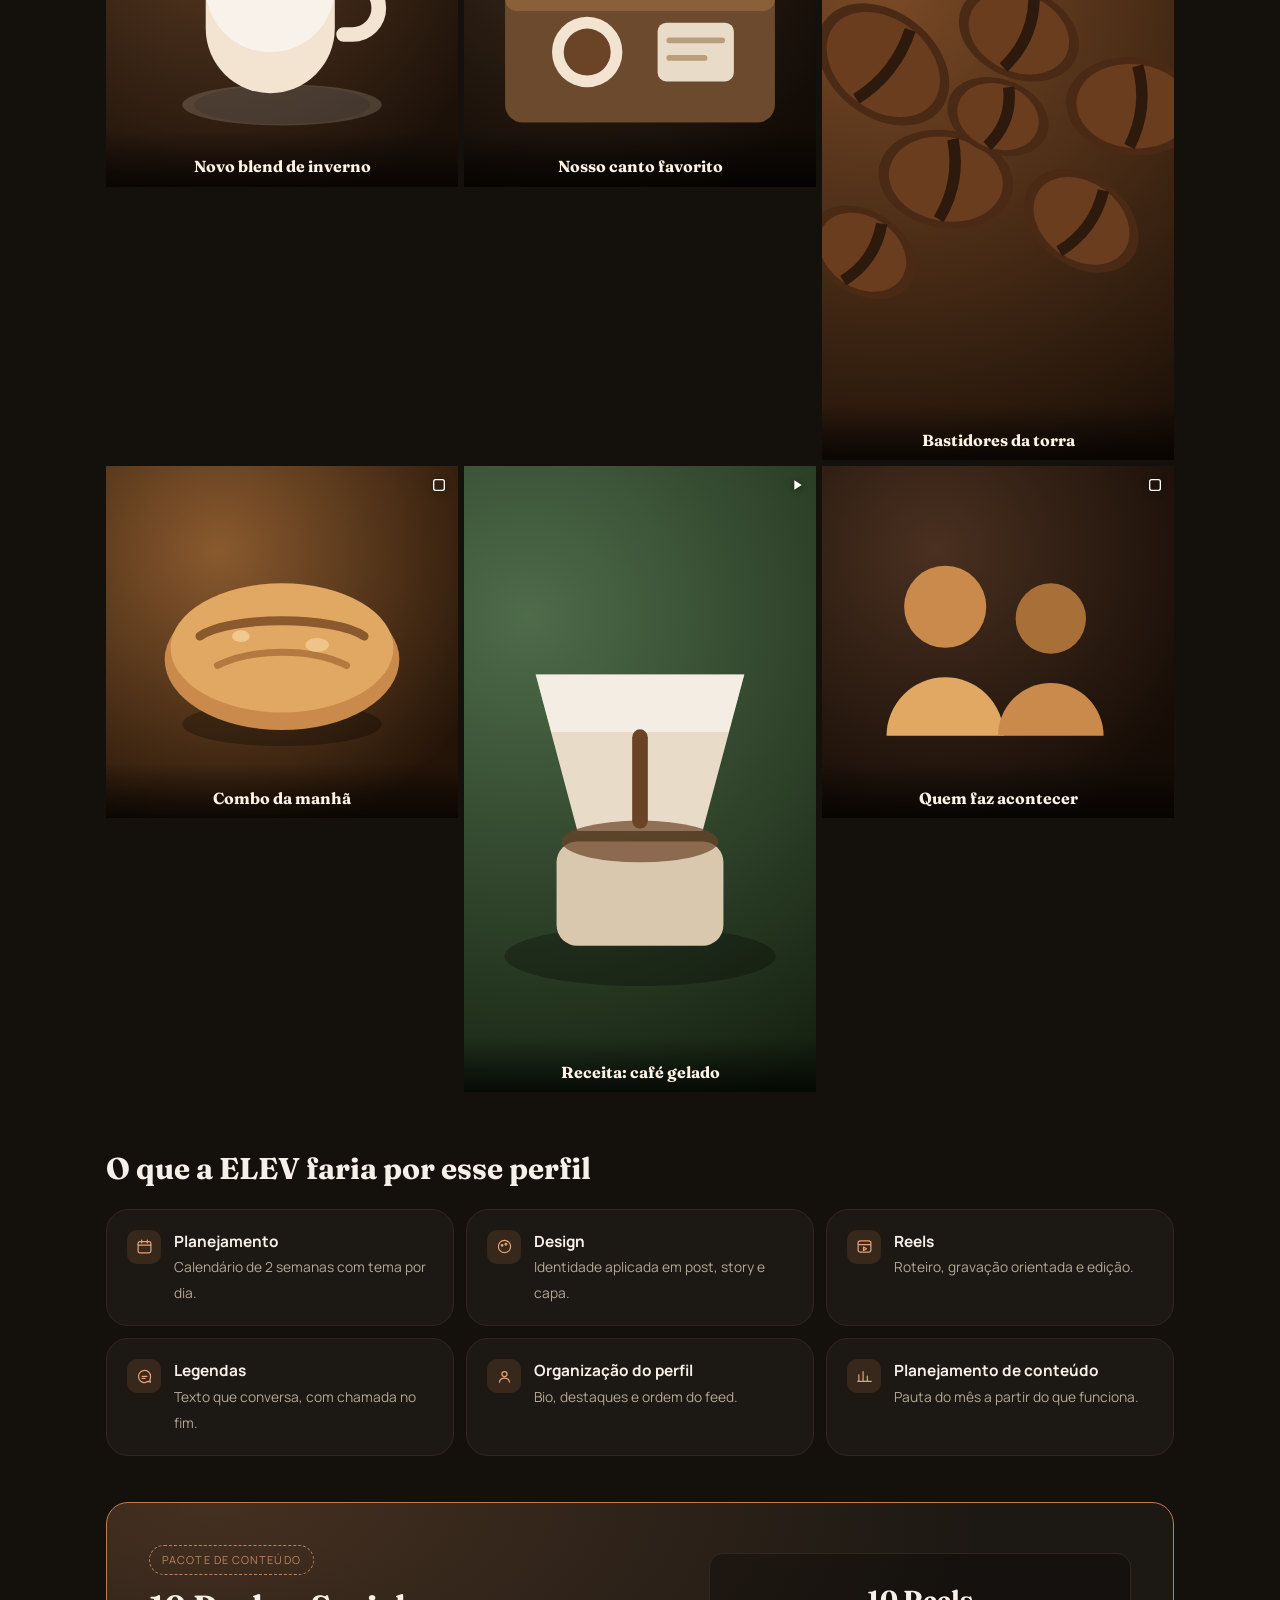
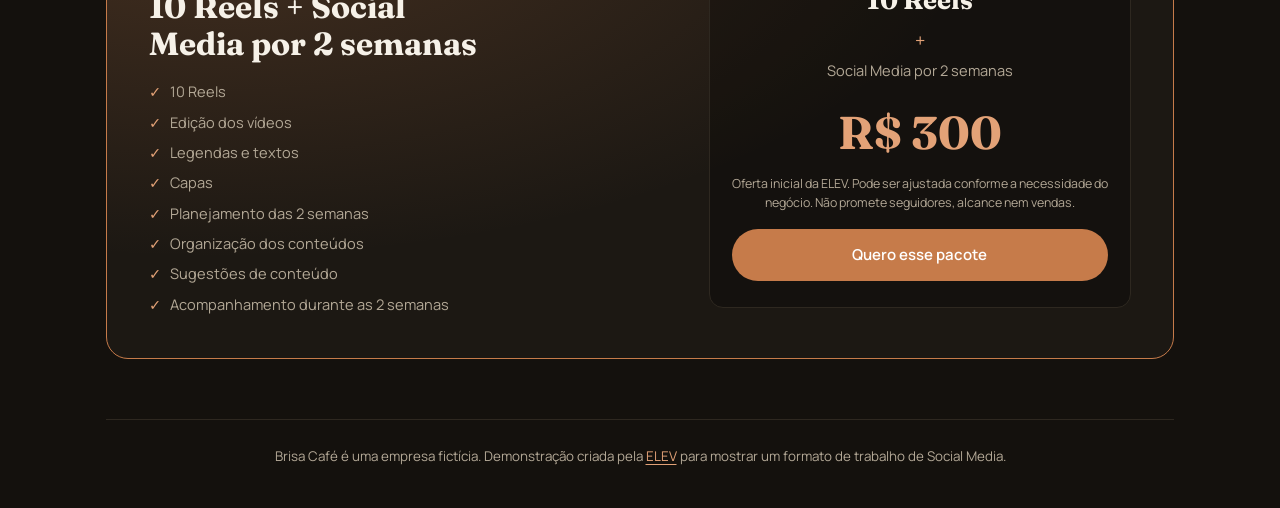
<file: site/demos/social/index.html>
<!doctype html>
<html lang="pt-BR">
<head>
<meta charset="utf-8">
<meta name="viewport" content="width=device-width, initial-scale=1">
<title>Brisa Café — demonstração de Social Media | ELEV</title>
<meta name="robots" content="noindex">
<meta name="theme-color" content="#14110D">
<link rel="preconnect" href="https://fonts.googleapis.com">
<link rel="preconnect" href="https://fonts.gstatic.com" crossorigin>
<link rel="stylesheet" href="https://fonts.googleapis.com/css2?family=Fraunces:opsz,wght@9..144,500;9..144,700&family=Manrope:wght@400;500;600;700&display=swap">
<link rel="stylesheet" href="../../assets/demo.css">
<script src="../../assets/arte.js"></script>
<style>
/* identidade propria da empresa ficticia: Brisa Café */
:root{
  --d-bg: #14110D; --d-surface: #1C1813; --d-line: #2E2820;
  --d-ink: #F6F1E8; --d-ink-2: #B3A896;
  --d-accent: #C67B4A; --d-accent-2: #E3A277;
  --d-display: "Fraunces", Georgia, serif;
  --verde: #4E6B4A;
}
.perfil{ padding-top: 34px; }
.perfil-topo{ display: flex; gap: clamp(18px, 4vw, 40px); align-items: center; }
.avatar{
  width: clamp(84px, 16vw, 128px); aspect-ratio: 1; border-radius: 50%; flex: none;
  background: radial-gradient(circle at 32% 28%, #E3A277, #8A4F2B 62%, #3A2116);
  display: grid; place-items: center; border: 3px solid var(--d-line);
  font-family: var(--d-display); font-weight: 700; font-size: clamp(30px, 6vw, 46px); color: #FFF3E6;
}
.perfil-info h1{ font-size: clamp(24px, 4vw, 32px); font-weight: 700; }
.perfil-info .arroba{ color: var(--d-ink-2); font-size: 15px; margin-top: 3px; }
.numeros{ display: flex; gap: clamp(16px, 4vw, 34px); margin: 18px 0; flex-wrap: wrap; }
.numeros div{ font-size: 14px; color: var(--d-ink-2); }
.numeros b{ display: block; font-family: var(--d-display); font-size: 20px; color: var(--d-ink); font-variant-numeric: tabular-nums; }
.bio{ color: var(--d-ink-2); font-size: 15px; max-width: 46ch; }
.bio b{ color: var(--d-ink); font-weight: 600; }
.perfil-acoes{ display: flex; gap: 10px; margin-top: 18px; flex-wrap: wrap; }
@media (max-width: 640px){
  .perfil-topo{ flex-direction: column; align-items: flex-start; }
  .perfil-acoes .d-btn{ flex: 1; }
}
.aviso-num{
  margin-top: 16px; font-size: 12.4px; color: var(--d-ink-2);
  display: inline-flex; align-items: center; gap: 8px;
  padding: 6px 12px; border-radius: 999px; border: 1px dashed var(--d-line);
}
.stories{ display: flex; gap: 14px; margin: 30px 0 4px; overflow-x: auto; padding-bottom: 6px; }
.story{ flex: none; text-align: center; background: none; border: 0; padding: 0; cursor: pointer; }
.story .anel-s{
  width: 74px; height: 74px; border-radius: 50%; padding: 3px;
  background: conic-gradient(from 210deg, var(--d-accent), #E8B07A, var(--verde), var(--d-accent));
  transition: transform .25s var(--d-t);
}
.story[data-visto="true"] .anel-s{ background: var(--d-line); }
.story:hover .anel-s{ transform: scale(1.06); }
.story .miolo{ width: 100%; height: 100%; border-radius: 50%; overflow: hidden; border: 2px solid var(--d-bg); }
.story span{ display: block; font-size: 11.6px; color: var(--d-ink-2); margin-top: 7px; max-width: 74px;
  overflow: hidden; text-overflow: ellipsis; white-space: nowrap; }
.visor{ position: relative; }
.visor-barras{ display: flex; gap: 4px; padding: 14px 14px 0; }
.visor-barras i{ flex: 1; height: 3px; border-radius: 2px; background: rgba(255,255,255,.28); overflow: hidden; }
.visor-barras i b{ display: block; height: 100%; width: 0; background: #fff; }
.visor-barras i[data-on="true"] b{ width: 100%; transition: width 3.4s linear; }
.visor-barras i[data-feito="true"] b{ width: 100%; }
.visor-arte{ aspect-ratio: 9/16; max-height: 62vh; position: relative; }
.visor-tit{ position: absolute; left: 0; right: 0; bottom: 0; padding: 40px 20px 22px; z-index: 2;
  background: linear-gradient(transparent, rgba(0,0,0,.8)); }
.visor-tit b{ font-family: var(--d-display); font-size: 21px; display: block; }
.visor-tit span{ color: var(--d-ink-2); font-size: 13.6px; }
.visor-nav{ position: absolute; inset: 0; display: flex; z-index: 3; }
.visor-nav button{ flex: 1; background: none; border: 0; cursor: pointer; }

.destaques{ display: flex; gap: 16px; margin: 22px 0 8px; overflow-x: auto; padding-bottom: 8px; }
.destaque{ text-align: center; flex: none; cursor: pointer; background: none; border: 0; padding: 0; }
.destaque .anel{
  width: 68px; height: 68px; border-radius: 50%; display: grid; place-items: center;
  border: 2px solid var(--d-accent); background: var(--d-surface); color: var(--d-accent-2);
  transition: transform .25s var(--d-t);
}
.destaque:hover .anel{ transform: scale(1.06); }
.destaque .anel svg{ width: 24px; height: 24px; }
.destaque span{ display: block; font-size: 12px; color: var(--d-ink-2); margin-top: 7px; }
.abas-perfil{ display: flex; gap: 6px; border-top: 1px solid var(--d-line); margin-top: 26px; padding-top: 10px; }
.aba-p{
  flex: 1; padding: 13px; background: none; border: 0; cursor: pointer; color: var(--d-ink-2);
  font-size: 12.5px; letter-spacing: .14em; text-transform: uppercase; font-weight: 600;
  border-bottom: 2px solid transparent; transition: color .25s var(--d-t), border-color .25s var(--d-t);
}
.aba-p[aria-selected="true"]{ color: var(--d-ink); border-bottom-color: var(--d-accent); }
.feed{ display: grid; grid-template-columns: repeat(3, 1fr); gap: 6px; margin-top: 18px; }
@media (max-width: 560px){ .feed{ gap: 4px; } }
.item{
  position: relative; aspect-ratio: var(--ar, 1); border: 0; padding: 0; cursor: pointer;
  background: #1C1813; overflow: hidden; display: block; color: #FFF3E6;
}
.item .arte{ position: absolute; inset: 0; }
.item .rot{
  position: absolute; left: 0; right: 0; bottom: 0; z-index: 2;
  padding: 26px 10px 10px; text-align: center;
  background: linear-gradient(transparent, rgba(0,0,0,.72));
}
.item::after{
  content: ""; position: absolute; inset: 0; background: rgba(0,0,0,.28); opacity: 0;
  transition: opacity .25s var(--d-t);
}
.item:hover::after{ opacity: 1; }
.item .rot span{ font-family: var(--d-display); font-weight: 700;
  font-size: clamp(12px, 2.2vw, 16px); line-height: 1.2; display: block; }
.item .tipo{
  position: absolute; top: 8px; right: 8px; z-index: 2; width: 22px; height: 22px;
  display: grid; place-items: center; color: #fff; filter: drop-shadow(0 1px 3px rgba(0,0,0,.6));
}
.item .tipo svg{ width: 16px; height: 16px; }
.post-detalhe{ display: grid; grid-template-columns: 1.1fr .9fr; }
@media (max-width: 760px){ .post-detalhe{ grid-template-columns: 1fr; } }
.post-arte{ aspect-ratio: var(--ar,1); display: grid; place-items: center; padding: 24px; }
.post-arte .rot{ font-family: var(--d-display); font-weight: 700; font-size: clamp(20px,3.4vw,30px); text-align: center; color: #FFF3E6; }
.post-lado{ padding: 24px; display: grid; align-content: start; gap: 14px; }
.post-lado .cab{ display: flex; align-items: center; gap: 11px; }
.post-lado .mini-av{ width: 36px; height: 36px; border-radius: 50%; background: linear-gradient(140deg,#E3A277,#8A4F2B); display: grid; place-items: center; font-family: var(--d-display); font-weight: 700; font-size: 15px; }
.post-lado .legenda{ font-size: 15px; color: var(--d-ink-2); line-height: 1.65; }
.post-lado .legenda b{ color: var(--d-ink); }
.post-lado .meta{ display: flex; gap: 18px; font-size: 13px; color: var(--d-ink-2); border-top: 1px solid var(--d-line); padding-top: 14px; align-items: center; }
.curtir{ display: inline-flex; align-items: center; gap: 7px; background: none; border: 0; cursor: pointer;
  color: var(--d-ink-2); font-size: 13px; padding: 0; transition: color .2s var(--d-t); }
.curtir svg{ width: 17px; height: 17px; transition: transform .25s var(--d-t); }
.curtir:hover{ color: var(--d-ink); }
.curtir[aria-pressed="true"]{ color: var(--d-accent-2); }
.curtir[aria-pressed="true"] svg{ fill: currentColor; transform: scale(1.14); }
.comentarios{ display: grid; gap: 10px; border-top: 1px solid var(--d-line); padding-top: 14px; }
.coment{ display: flex; gap: 9px; font-size: 13.8px; }
.coment .av-c{ width: 26px; height: 26px; border-radius: 50%; flex: none; display: grid; place-items: center;
  background: var(--d-line); font-size: 11px; font-weight: 700; }
.coment b{ font-weight: 600; }
.coment p{ color: var(--d-ink-2); }
.faria{ margin-top: 60px; }
.faria h2{ font-size: clamp(22px, 3.4vw, 30px); }
.faria-grade{ display: grid; grid-template-columns: repeat(3,1fr); gap: 12px; margin-top: 22px; }
@media (max-width: 860px){ .faria-grade{ grid-template-columns: repeat(2,1fr); } }
@media (max-width: 520px){ .faria-grade{ grid-template-columns: 1fr; } }
.faria-card{ padding: 20px; display: flex; gap: 13px; align-items: flex-start; }
.faria-card:hover{ transform: translateY(-3px); border-color: var(--d-accent); }
.faria-card .ic{ width: 34px; height: 34px; flex: none; border-radius: 10px; display: grid; place-items: center;
  background: rgba(198,123,74,.16); color: var(--d-accent-2); }
.faria-card .ic svg{ width: 17px; height: 17px; }
.faria-card b{ display: block; font-size: 15.4px; }
.faria-card span{ color: var(--d-ink-2); font-size: 13.8px; }
.pacote{
  margin-top: 46px; padding: clamp(26px, 4vw, 42px); border-radius: var(--d-r-lg);
  border: 1px solid var(--d-accent); display: grid; grid-template-columns: 1.1fr .9fr;
  gap: clamp(22px, 4vw, 44px); align-items: center;
  background: radial-gradient(120% 130% at 10% 0%, rgba(198,123,74,.24), transparent 60%), var(--d-surface);
}
@media (max-width: 800px){ .pacote{ grid-template-columns: 1fr; } }
.pacote h2{ font-size: clamp(23px, 3.6vw, 32px); }
.pacote ul{ display: grid; gap: 7px; margin: 18px 0 0; padding: 0; }
.pacote li{ list-style: none; display: flex; gap: 9px; font-size: 14.6px; color: var(--d-ink-2); }
.pacote li::before{ content: "✓"; color: var(--d-accent-2); font-weight: 700; }
.pacote-box{ text-align: center; padding: 26px 22px; border-radius: var(--d-r); border: 1px solid var(--d-line); background: rgba(0,0,0,.28); }
.pacote-box .l1{ font-family: var(--d-display); font-weight: 700; font-size: 26px; }
.pacote-box .mais{ color: var(--d-accent-2); font-size: 18px; margin: 4px 0; }
.pacote-box .l2{ color: var(--d-ink-2); font-size: 14.6px; }
.pacote-box .v{ font-family: var(--d-display); font-weight: 700; font-size: 46px; margin: 14px 0 4px; color: var(--d-accent-2); }
.pacote-box .obs{ font-size: 12.4px; color: var(--d-ink-2); }
.pacote-box .d-btn{ width: 100%; margin-top: 16px; }
</style>
</head>
<body>

<main class="d-wrap perfil">
  <section class="perfil-topo">
    <div class="avatar">b</div>
    <div class="perfil-info">
      <h1>Brisa Café</h1>
      <div class="arroba">@brisacafe.demo</div>
      <div class="numeros">
        <div><b>128</b>publicações</div>
        <div><b>2.480</b>seguidores</div>
        <div><b>310</b>seguindo</div>
      </div>
      <p class="bio"><b>Café de origem, pão na pedra e um cantinho tranquilo.</b><br>Torramos toda semana · Segunda a sábado, 7h às 19h<br>Rua das Acácias, 128</p>
      <div class="perfil-acoes">
        <button class="d-btn d-btn-cheio" type="button">Seguir</button>
        <button class="d-btn d-btn-linha" type="button">Mensagem</button>
      </div>
      <div class="aviso-num">
        <svg viewBox="0 0 24 24" width="14" height="14" fill="none" stroke="currentColor" stroke-width="1.8" stroke-linecap="round"><circle cx="12" cy="12" r="9"/><path d="M12 11v5M12 7.8h.01"/></svg>
        Perfil, números e conteúdos são fictícios, criados para demonstração.
      </div>
    </div>
  </section>

  <div class="stories" id="stories"></div>
  <div class="destaques" id="destaques"></div>

  <div class="abas-perfil" role="tablist">
    <button class="aba-p" role="tab" aria-selected="true" data-aba="tudo">Feed</button>
    <button class="aba-p" role="tab" aria-selected="false" data-aba="reel">Reels</button>
    <button class="aba-p" role="tab" aria-selected="false" data-aba="post">Posts</button>
  </div>

  <div class="feed" id="feed"></div>

  <section class="faria">
    <h2>O que a ELEV faria por esse perfil</h2>
    <div class="faria-grade" id="faria"></div>
  </section>

  <section class="pacote" id="pacote">
    <div>
      <span class="d-selo" style="color:var(--d-accent-2)">Pacote de conteúdo</span>
      <h2 style="margin-top:14px">10 Reels + Social Media por 2 semanas</h2>
      <ul>
        <li>10 Reels</li><li>Edição dos vídeos</li><li>Legendas e textos</li><li>Capas</li>
        <li>Planejamento das 2 semanas</li><li>Organização dos conteúdos</li>
        <li>Sugestões de conteúdo</li><li>Acompanhamento durante as 2 semanas</li>
      </ul>
    </div>
    <div class="pacote-box">
      <div class="l1">10 Reels</div>
      <div class="mais">+</div>
      <div class="l2">Social Media por 2 semanas</div>
      <div class="v">R$ 300</div>
      <div class="obs">Oferta inicial da ELEV. Pode ser ajustada conforme a necessidade do negócio. Não promete seguidores, alcance nem vendas.</div>
      <a class="d-btn d-btn-cheio" href="../../index.html#contato">Quero esse pacote</a>
    </div>
  </section>

  <p class="d-rodape">Brisa Café é uma empresa fictícia. Demonstração criada pela <a href="../../index.html">ELEV</a> para mostrar um formato de trabalho de Social Media.</p>
</main>

<div class="d-modal" id="modal" role="dialog" aria-modal="true" aria-label="Conteúdo ampliado">
  <button class="d-modal-fechar" aria-label="Fechar">
    <svg viewBox="0 0 24 24" width="20" height="20" fill="none" stroke="currentColor" stroke-width="2" stroke-linecap="round"><path d="M6 6l12 12M18 6L6 18"/></svg>
  </button>
  <div class="d-modal-caixa"></div>
</div>

<script src="../../assets/demo.js" data-demo="Social Media"></script>
<script>
(function () {
  "use strict";
  /* Cada conteudo aponta para uma ilustracao propria (ElevArte) e aceita
     foto real depois em foto:"../../assets/fotos/xxx.jpg". */
  const CONTEUDOS = [
    { tipo:"reel", rot:"Como nasce nosso café", arte:"graos", ar:"9/16",
      legenda:"Da torra ao copo: mostramos o caminho do nosso grão em 30 segundos.", curtidas:412,
      comentarios:[["Marina","Que vontade de tomar um agora"],["Téo","Vocês vendem o grão torrado?"]] },
    { tipo:"post", rot:"Pão na pedra todo dia 7h", arte:"paoNaPedra", ar:"1",
      legenda:"Massa de fermentação natural, assada na pedra toda manhã. Chega cedo que sai quentinho.", curtidas:268,
      comentarios:[["Lu","O melhor da vizinhança"],["Caio","Tem opção sem glúten?"]] },
    { tipo:"reel", rot:"3 formas de coar em casa", arte:"coador", ar:"9/16",
      legenda:"Coador de pano, prensa e V60: qual combina com o seu café da manhã?", curtidas:531,
      comentarios:[["Rafa","Salvando pra testar no domingo"]] },
    { tipo:"post", rot:"Novo blend de inverno", arte:"cafe", ar:"1",
      legenda:"Notas de chocolate e castanha. Disponível no balcão e para levar em grãos.", curtidas:194,
      comentarios:[["Bia","Já quero um pacote"]] },
    { tipo:"post", rot:"Nosso canto favorito", arte:"mesaCafe", ar:"1",
      legenda:"A mesa do fundo, perto da janela. Quem senta ali costuma ficar mais do que planejou.", curtidas:322,
      comentarios:[["Dani","Minha mesa oficial de trabalho"],["Pedro","Tem tomada perto?"]] },
    { tipo:"reel", rot:"Bastidores da torra", arte:"graos", ar:"9/16",
      legenda:"Terça é dia de torra. O cheiro toma conta da rua inteira.", curtidas:604,
      comentarios:[["Sofia","Dá pra sentir o cheiro daqui"]] },
    { tipo:"post", rot:"Combo da manhã", arte:"paoNaPedra", ar:"1",
      legenda:"Café coado + pão na chapa. O começo de dia mais pedido da casa.", curtidas:238,
      comentarios:[["Igor","Peço isso todo dia"]] },
    { tipo:"reel", rot:"Receita: café gelado", arte:"coador", ar:"9/16",
      legenda:"Três ingredientes e cinco minutos. Salva qualquer tarde de calor.", curtidas:487,
      comentarios:[["Nina","Testei e aprovei"],["Hugo","Qual proporção de gelo?"]] },
    { tipo:"post", rot:"Quem faz acontecer", arte:"equipe", ar:"1",
      legenda:"A equipe que abre a casa às 6h30 para você encontrar tudo pronto às 7h.", curtidas:355,
      comentarios:[["Clara","Time nota mil"]] }
  ];

  const STORIES = [
    { n:"Hoje", arte:"cafe", tit:"Café do dia", sub:"Blend de inverno no coador" },
    { n:"Torra", arte:"graos", tit:"Terça é dia de torra", sub:"Bastidores da casa" },
    { n:"Padaria", arte:"paoNaPedra", tit:"Saiu do forno", sub:"Pão na pedra às 7h" },
    { n:"Salão", arte:"mesaCafe", tit:"Mesa da janela", sub:"O canto mais disputado" },
    { n:"Equipe", arte:"equipe", tit:"Quem abre a casa", sub:"6h30, todo dia" }
  ];

  const DESTAQUES = [
    { n:"Cardápio", i:'<path d="M5 4h14v16H5z"/><path d="M8.5 9h7M8.5 13h5"/>' },
    { n:"Bastidores", i:'<circle cx="12" cy="12" r="3.4"/><path d="M4 8.5h3l1.4-2.2h7.2L17 8.5h3v10H4z"/>' },
    { n:"Grãos", i:'<path d="M12 4c3 2.4 4.4 5 4.4 8S15 18 12 20c-3-2-4.4-5-4.4-8S9 6.4 12 4z"/><path d="M12 4.6v15"/>' },
    { n:"Espaço", i:'<path d="M4 20V9.5l8-5.5 8 5.5V20z"/><path d="M9.5 20v-6h5v6"/>' },
    { n:"Receitas", i:'<path d="M7 3.5v17M12 3.5v17M17 3.5v17"/><path d="M4.5 8.5h15"/>' }
  ];

  const FARIA = [
    { t:"Planejamento", d:"Calendário de 2 semanas com tema por dia.", i:'<rect x="3" y="5" width="18" height="16" rx="2.5"/><path d="M3 10h18M8 3v4M16 3v4"/>' },
    { t:"Design", d:"Identidade aplicada em post, story e capa.", i:'<circle cx="12" cy="12" r="8.6"/><circle cx="8.6" cy="10.4" r="1.2" fill="currentColor"/><circle cx="14" cy="8.8" r="1.2" fill="currentColor"/>' },
    { t:"Reels", d:"Roteiro, gravação orientada e edição.", i:'<rect x="3" y="4" width="18" height="16" rx="3"/><path d="M3.4 9.4h17.2"/><path d="M10.6 12.8l4.2 2.4-4.2 2.4z"/>' },
    { t:"Legendas", d:"Texto que conversa, com chamada no fim.", i:'<path d="M20.5 12a8.5 8.5 0 1 0-3.4 6.8L20.5 20l-1-3.2A8.4 8.4 0 0 0 20.5 12z"/><path d="M8.6 11.8h6.8M8.6 14.6h4.2"/>' },
    { t:"Organização do perfil", d:"Bio, destaques e ordem do feed.", i:'<circle cx="12" cy="8.6" r="3.6"/><path d="M4.8 20c.7-3.4 3.6-5.6 7.2-5.6s6.5 2.2 7.2 5.6"/>' },
    { t:"Planejamento de conteúdo", d:"Pauta do mês a partir do que funciona.", i:'<path d="M4 19V9.5M10 19V5M16 19v-7.5M21.5 19h-19"/>' }
  ];

  const svg = function (inner, w) {
    return '<svg viewBox="0 0 24 24" fill="none" stroke="currentColor" stroke-width="' + (w||1.7) +
           '" stroke-linecap="round" stroke-linejoin="round">' + inner + "</svg>";
  };

  /* stories */
  const elStories = document.getElementById("stories");
  elStories.innerHTML = STORIES.map(function (s, i) {
    return '<button class="story" type="button" data-story="' + i + '" data-visto="false">' +
      '<span class="anel-s"><span class="miolo slot-arte">' + ElevArte.desenhar(s.arte) + "</span></span>" +
      "<span>" + s.n + "</span></button>";
  }).join("");

  let storyAtual = 0, storyTimer = null;
  function abrirStory(i) {
    storyAtual = i;
    const s = STORIES[i];
    document.querySelector('[data-story="' + i + '"]').dataset.visto = "true";
    ElevModal.abrir("modal",
      '<div class="visor">' +
        '<div class="visor-barras">' + STORIES.map(function (_, k) {
          return "<i data-on=\"" + (k === i) + "\" data-feito=\"" + (k < i) + "\"><b></b></i>";
        }).join("") + "</div>" +
        '<div class="visor-arte slot-arte">' + ElevArte.desenhar(s.arte) +
          '<div class="visor-tit"><b>' + s.tit + "</b><span>" + s.sub + "</span></div>" +
          '<div class="visor-nav"><button type="button" data-story-nav="-1" aria-label="Anterior"></button>' +
          '<button type="button" data-story-nav="1" aria-label="Próximo"></button></div>' +
        "</div>" +
        '<p style="padding:14px 18px;font-size:12.6px;color:var(--d-ink-2);text-align:center">Story demonstrativo — conteúdo fictício criado pela ELEV.</p>' +
      "</div>");
    clearTimeout(storyTimer);
    storyTimer = setTimeout(function () {
      if (i + 1 < STORIES.length) abrirStory(i + 1); else ElevModal.fechar("modal");
    }, 3600);
  }
  elStories.addEventListener("click", function (e) {
    const b = e.target.closest("[data-story]");
    if (b) abrirStory(Number(b.dataset.story));
  });
  document.addEventListener("click", function (e) {
    const nav = e.target.closest("[data-story-nav]");
    if (!nav) return;
    const prox = storyAtual + Number(nav.dataset.storyNav);
    if (prox < 0) return;
    if (prox >= STORIES.length) { clearTimeout(storyTimer); ElevModal.fechar("modal"); return; }
    abrirStory(prox);
  });

  /* destaques */
  document.getElementById("destaques").innerHTML = DESTAQUES.map(function (d) {
    return '<button class="destaque" type="button" data-destaque="' + d.n + '"><span class="anel">' +
           svg(d.i) + '</span><span>' + d.n + "</span></button>";
  }).join("");
  ElevArte.plugarFotos();

  /* o que a ELEV faria */
  document.getElementById("faria").innerHTML = FARIA.map(function (f) {
    return '<div class="d-card faria-card"><span class="ic">' + svg(f.i) +
           "</span><div><b>" + f.t + "</b><span>" + f.d + "</span></div></div>";
  }).join("");

  /* feed com filtro por aba */
  const feed = document.getElementById("feed");
  const iconeTipo = {
    reel: '<svg viewBox="0 0 24 24" fill="currentColor"><path d="M8 5v14l11-7z"/></svg>',
    post: '<svg viewBox="0 0 24 24" fill="none" stroke="currentColor" stroke-width="2"><rect x="4" y="4" width="16" height="16" rx="3"/></svg>'
  };
  function desenhaFeed(filtro) {
    feed.innerHTML = CONTEUDOS
      .filter(function (c) { return filtro === "tudo" || c.tipo === filtro; })
      .map(function (c) {
        const i = CONTEUDOS.indexOf(c);
        return '<button class="item slot-arte" type="button" data-i="' + i + '" style="--ar:' + c.ar + '">' +
               '<span class="arte">' + ElevArte.desenhar(c.arte) + "</span>" +
               '<span class="tipo">' + iconeTipo[c.tipo] + "</span>" +
               '<span class="rot"><span>' + c.rot + "</span></span></button>";
      }).join("");
  }
  desenhaFeed("tudo");

  document.querySelectorAll(".aba-p").forEach(function (b) {
    b.addEventListener("click", function () {
      document.querySelectorAll(".aba-p").forEach(function (o) { o.setAttribute("aria-selected", String(o === b)); });
      desenhaFeed(b.dataset.aba);
    });
  });

  /* abrir conteúdo ampliado */
  ElevModal.ligar("modal");
  feed.addEventListener("click", function (e) {
    const b = e.target.closest("[data-i]");
    if (!b) return;
    const c = CONTEUDOS[Number(b.dataset.i)];
    ElevModal.abrir("modal",
      '<div class="post-detalhe">' +
        '<div class="post-arte slot-arte" style="--ar:' + c.ar + '">' + ElevArte.desenhar(c.arte) + "</div>" +
        '<div class="post-lado">' +
          '<div class="cab"><span class="mini-av">b</span><div><b>Brisa Café</b><div style="font-size:12.6px;color:var(--d-ink-2)">@brisacafe.demo</div></div></div>' +
          '<p class="legenda"><b>Brisa Café</b> ' + c.legenda + "</p>" +
          '<div class="meta">' +
            '<button class="curtir" type="button" aria-pressed="false" data-curtir data-base="' + c.curtidas + '">' +
              '<svg viewBox="0 0 24 24" fill="none" stroke="currentColor" stroke-width="1.9"><path d="M12 20.3l-1.3-1.2C6 14.9 3 12.2 3 8.9 3 6.2 5.1 4 7.8 4c1.6 0 3.1.7 4.2 1.9C13.1 4.7 14.6 4 16.2 4 18.9 4 21 6.2 21 8.9c0 3.3-3 6-7.7 10.2z"/></svg>' +
              "<span>" + c.curtidas + " curtidas</span></button>" +
            "<span>" + c.comentarios.length + (c.comentarios.length === 1 ? " comentário" : " comentários") + "</span>" +
            "<span>" + (c.tipo === "reel" ? "Reel" : "Post") + "</span>" +
          "</div>" +
          '<div class="comentarios">' + c.comentarios.map(function (m) {
            return '<div class="coment"><span class="av-c">' + m[0].charAt(0) +
                   "</span><p><b>" + m[0] + "</b> " + m[1] + "</p></div>";
          }).join("") + "</div>" +
          '<p style="font-size:12.6px;color:var(--d-ink-2)">Conteúdo, comentários e números são fictícios, criados pela ELEV para demonstração.</p>' +
        "</div>" +
      "</div>");
  });

  document.addEventListener("click", function (e) {
    const b = e.target.closest("[data-curtir]");
    if (!b) return;
    const base = Number(b.dataset.base);
    const ativo = b.getAttribute("aria-pressed") === "true";
    b.setAttribute("aria-pressed", String(!ativo));
    b.querySelector("span").textContent = (ativo ? base : base + 1) + " curtidas";
  });

  document.getElementById("destaques").addEventListener("click", function (e) {
    const b = e.target.closest("[data-destaque]");
    if (!b) return;
    ElevModal.abrir("modal",
      '<div style="padding:34px;text-align:center">' +
        '<div style="font-family:var(--d-display);font-size:26px;margin-bottom:10px">Destaque: ' + b.dataset.destaque + "</div>" +
        '<p style="color:var(--d-ink-2);max-width:46ch;margin-inline:auto">Nesta demonstração os destaques mostram como a ELEV organizaria os stories fixos do perfil por assunto, para quem chega encontrar o essencial sem rolar o feed.</p>' +
      "</div>");
  });
})();
</script>
</body>
</html>
</file>
<file: site/assets/demo.css>
/* ==================================================================
   Base compartilhada das demonstracoes da ELEV.
   Cada demo define sua PROPRIA identidade sobrescrevendo os tokens
   abaixo - aqui ficam so a barra ELEV e os utilitarios comuns.
   ================================================================== */
:root{
  --d-bg:      #0B0B0B;
  --d-surface: #141417;
  --d-line:    #26262B;
  --d-ink:     #FFFFFF;
  --d-ink-2:   #A1A1AA;
  --d-accent:  #2563EB;
  --d-accent-2:#60A5FA;
  --d-r: 14px;
  --d-r-lg: 22px;
  --d-fonte: "Manrope", ui-sans-serif, system-ui, sans-serif;
  --d-display: "Archivo", ui-sans-serif, system-ui, sans-serif;
  --d-t: cubic-bezier(.2,.7,.3,1);
  --barra: 46px;
}
*, *::before, *::after{ box-sizing: border-box; }
html{ scroll-behavior: smooth; }
@media (prefers-reduced-motion: reduce){ html{ scroll-behavior: auto; } *{ animation: none !important; } }
body{
  margin: 0; padding-top: var(--barra);
  background: var(--d-bg); color: var(--d-ink);
  font-family: var(--d-fonte); font-size: 16px; line-height: 1.6;
  -webkit-font-smoothing: antialiased; overflow-x: hidden;
}
h1, h2, h3, h4{ font-family: var(--d-display); margin: 0; line-height: 1.15; text-wrap: balance; }
p{ margin: 0; }
a{ color: inherit; text-decoration: none; }
img, svg{ display: block; max-width: 100%; }
[hidden]{ display: none !important; }
button, input, select, textarea{ font: inherit; color: inherit; }
:focus-visible{ outline: 2px solid var(--d-accent-2); outline-offset: 3px; border-radius: 6px; }

.d-wrap{ width: 100%; max-width: 1140px; margin-inline: auto; padding-inline: clamp(18px, 5vw, 36px); }

/* ---- barra de identificacao ELEV (obrigatoria em toda demo) ------- */
.elev-barra{
  position: fixed; top: 0; left: 0; right: 0; z-index: 999; height: var(--barra);
  display: flex; align-items: center; gap: 14px;
  padding-inline: clamp(14px, 4vw, 28px);
  background: rgba(11,11,11,.92); backdrop-filter: blur(12px);
  border-bottom: 1px solid rgba(96,165,250,.28);
  font-family: "Manrope", system-ui, sans-serif; color: #fff;
}
.elev-barra .marca{
  font-family: "Archivo", system-ui, sans-serif; font-weight: 800;
  font-size: 15px; letter-spacing: .14em;
  background: linear-gradient(135deg, #60A5FA, #2563EB);
  -webkit-background-clip: text; background-clip: text; color: transparent;
}
.elev-barra .rotulo{
  font-size: 11.5px; letter-spacing: .12em; text-transform: uppercase; color: #A1A1AA;
  white-space: nowrap; overflow: hidden; text-overflow: ellipsis;
}
.elev-barra .voltar + .voltar{ margin-left: 0; }
.elev-barra .voltar{
  margin-left: auto; display: inline-flex; align-items: center; gap: 7px;
  padding: 7px 14px; border-radius: 999px; font-size: 13px; font-weight: 600;
  border: 1px solid rgba(255,255,255,.18); background: rgba(255,255,255,.05);
  white-space: nowrap; transition: background-color .25s var(--d-t), border-color .25s var(--d-t);
}
.elev-barra .voltar:hover{ background: rgba(96,165,250,.16); border-color: rgba(96,165,250,.5); }
.elev-barra .voltar svg{ width: 14px; height: 14px; }
@media (max-width: 620px){ .elev-barra .rotulo{ display: none; } }
/* em tela estreita o caminho para as demos vira so o icone, em vez de sumir:
   no celular e justamente onde navegar entre elas importa mais */
@media (max-width: 560px){
  .elev-barra .voltar:not(:last-child) span{ display: none; }
  .elev-barra .voltar:not(:last-child){ padding: 7px 10px; }
}
@media (max-width: 380px){ .elev-barra .voltar:last-child span{ display: none; } }

/* ---- utilitarios comuns ------------------------------------------- */
.d-btn{
  display: inline-flex; align-items: center; justify-content: center; gap: 9px;
  padding: 13px 22px; border-radius: 999px; border: 1px solid transparent;
  font-weight: 600; font-size: 15px; cursor: pointer;
  transition: transform .25s var(--d-t), background-color .25s var(--d-t),
              border-color .25s var(--d-t), color .25s var(--d-t), box-shadow .25s var(--d-t);
}
.d-btn:hover{ transform: translateY(-2px); }
.d-btn:disabled{ opacity: .45; cursor: not-allowed; transform: none; }
.d-btn-cheio{ background: var(--d-accent); color: #fff; }
.d-btn-cheio:hover{ filter: brightness(1.1); }
.d-btn-linha{ border-color: var(--d-line); background: transparent; color: var(--d-ink); }
.d-btn-linha:hover{ border-color: var(--d-accent); color: var(--d-accent); }
.d-btn svg{ width: 16px; height: 16px; flex: none; }

.d-card{
  border: 1px solid var(--d-line); border-radius: var(--d-r-lg);
  background: var(--d-surface); overflow: hidden;
  transition: transform .3s var(--d-t), border-color .3s var(--d-t), box-shadow .3s var(--d-t);
}
.d-campo{ display: grid; gap: 7px; }
.d-campo label{ font-size: 13.6px; font-weight: 600; }
.d-campo input, .d-campo select, .d-campo textarea{
  width: 100%; padding: 12px 14px; border-radius: 11px;
  border: 1px solid var(--d-line); background: rgba(0,0,0,.2); color: var(--d-ink); font-size: 15px;
  transition: border-color .2s var(--d-t), box-shadow .2s var(--d-t);
}
.d-campo input:focus, .d-campo select:focus, .d-campo textarea:focus{
  outline: none; border-color: var(--d-accent); box-shadow: 0 0 0 3px color-mix(in srgb, var(--d-accent) 24%, transparent);
}
.d-selo{
  display: inline-flex; align-items: center; gap: 7px;
  padding: 5px 12px; border-radius: 999px; border: 1px dashed currentColor;
  font-size: 11px; letter-spacing: .1em; text-transform: uppercase; opacity: .75;
}

/* modal usado por varias demos */
.d-modal{
  position: fixed; inset: 0; z-index: 900; display: grid; place-items: center;
  padding: calc(var(--barra) + 16px) 16px 16px;
  background: rgba(5,5,6,.82); backdrop-filter: blur(8px);
  opacity: 0; visibility: hidden; transition: opacity .3s var(--d-t), visibility .3s var(--d-t);
}
.d-modal[data-aberto="true"]{ opacity: 1; visibility: visible; }
.d-modal-caixa{
  width: min(880px, 100%); max-height: 100%; overflow: auto;
  border-radius: var(--d-r-lg); border: 1px solid var(--d-line); background: var(--d-surface);
}
.d-modal-fechar{
  position: absolute; top: calc(var(--barra) + 10px); right: 14px;
  width: 42px; height: 42px; display: grid; place-items: center; cursor: pointer;
  border-radius: 12px; border: 1px solid rgba(255,255,255,.2); background: rgba(0,0,0,.5); color: #fff;
}
@media (prefers-reduced-motion: no-preference){
  .d-modal[data-aberto="true"] .d-modal-caixa{ animation: d-sobe .3s var(--d-t); }
}
@keyframes d-sobe{ from{ opacity: 0; transform: translateY(14px) scale(.985); } }

.d-rodape{
  margin-top: 60px; padding: 26px 0 40px; border-top: 1px solid var(--d-line);
  color: var(--d-ink-2); font-size: 13.4px; text-align: center;
}
.d-rodape a{ color: var(--d-accent-2); text-decoration: underline; text-underline-offset: 3px; }

/* ---- slots de ilustração / foto ------------------------------------ */
.arte-svg, .arte-foto{ width: 100%; height: 100%; object-fit: cover; display: block; }
.slot-arte{ position: relative; overflow: hidden; background: #111; }
.slot-arte::after{  /* grão leve: tira o aspecto de vetor chapado */
  content: ""; position: absolute; inset: 0; pointer-events: none;
  background-image: radial-gradient(rgba(255,255,255,.055) 1px, transparent 1px);
  background-size: 4px 4px; mix-blend-mode: overlay;
}
</file>
